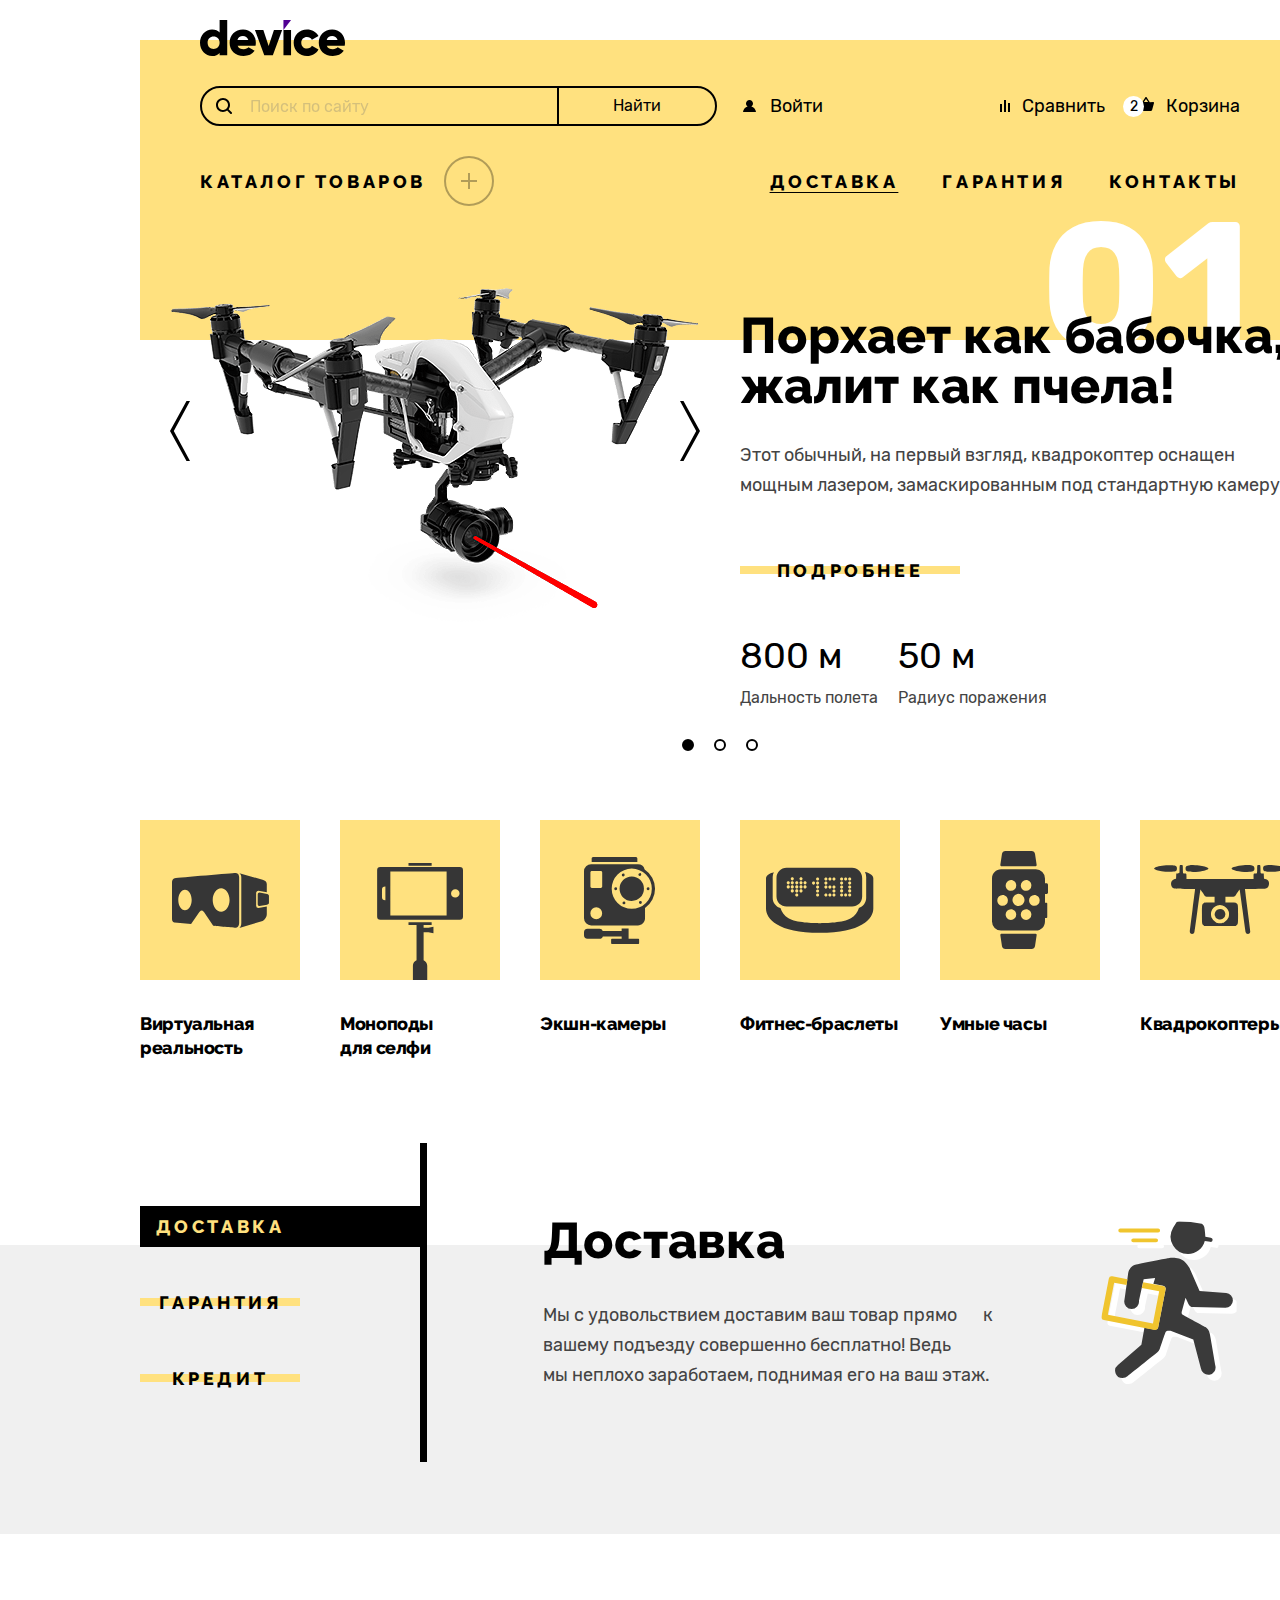
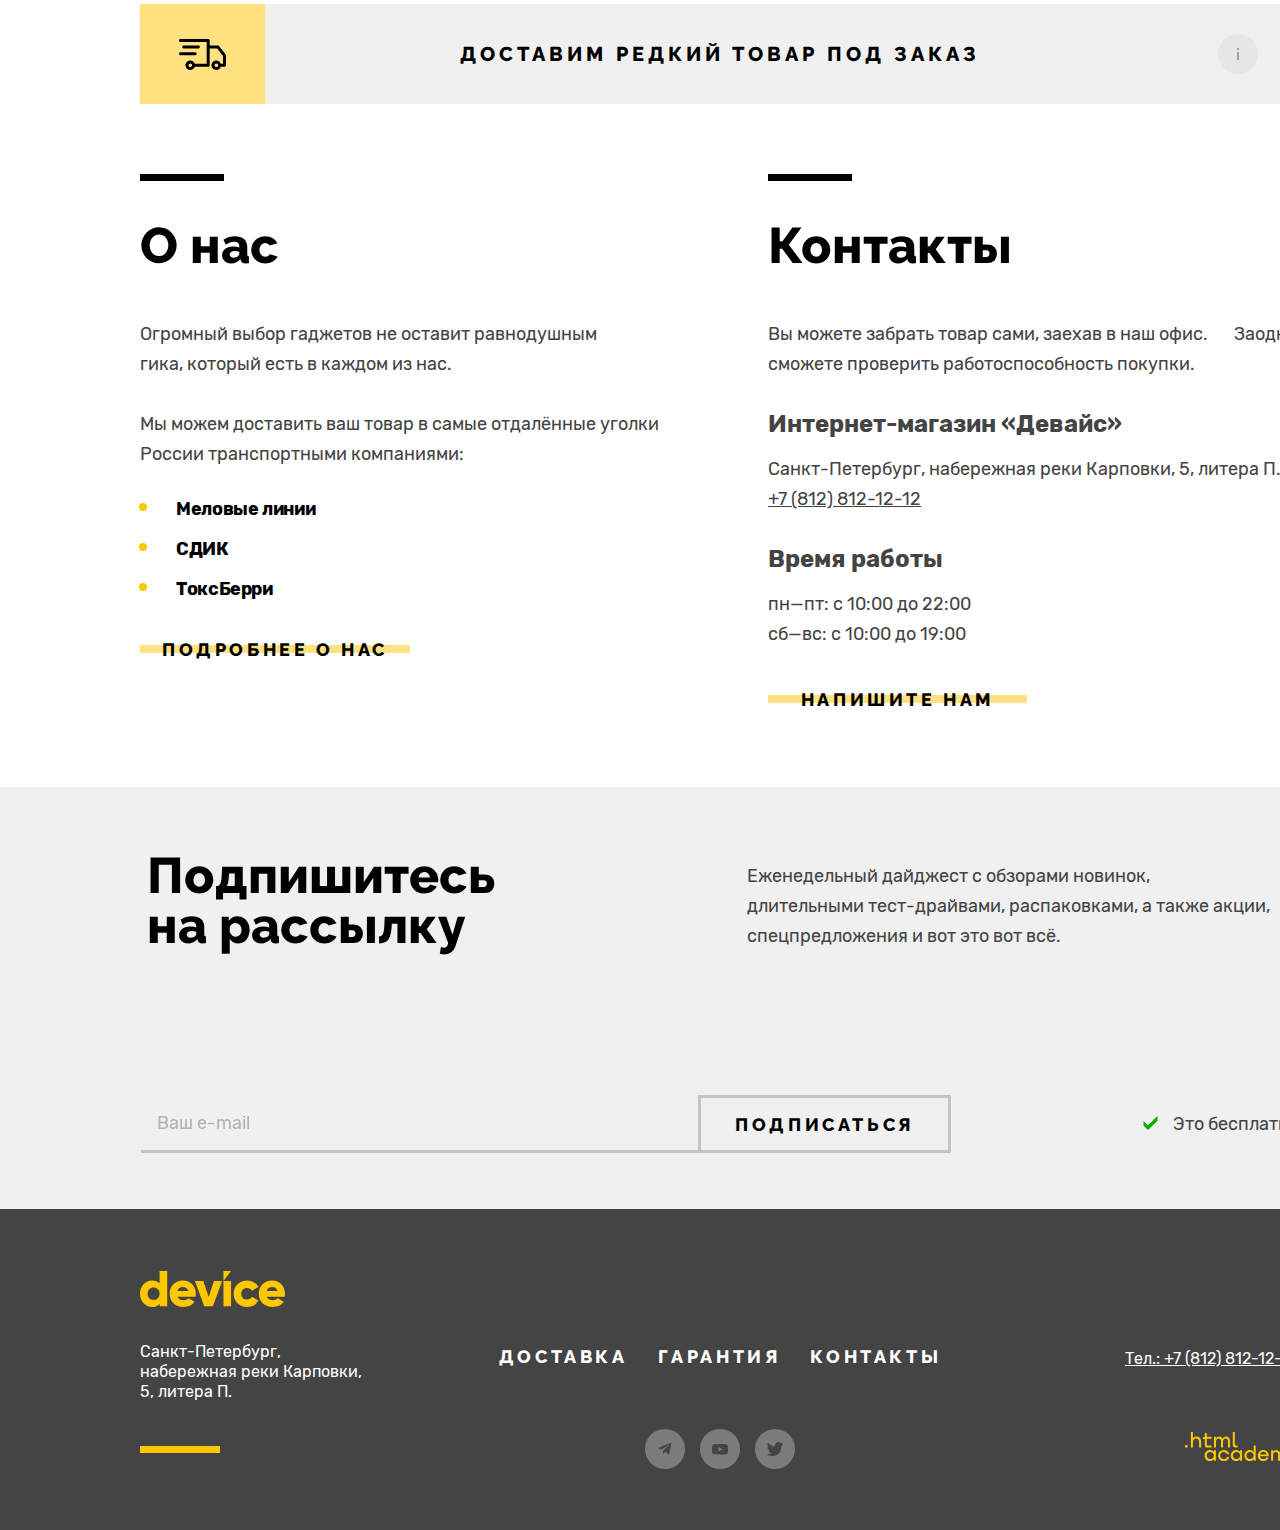
<file: index.html>
<!DOCTYPE html>
<html lang="ru">
  <head>
    <meta charset="utf-8">
    <title>HTML Academy: Девайс</title>
    <link rel="stylesheet" href="styles/styles.css">
    <link rel="icon" href="favicon.ico">
    <link rel="icon" type="image/png" href="favicon.png">
  </head>

  <body>

    <!--Хедер-->

    <header class="main-header main-header-index">
      <h1 class="visually-hidden">Магазин Device</h1>
      <a class="logo-link header-logo-link" href="index.html">
        <svg
          class="logo-svg"
          xmlns="http://www.w3.org/2000/svg"
          viewBox="0 0 145 36"
          width="145"
          height="36"
          role="img"
          aria-label="Магазин Device">
            <path fill="#000" d="M27.22 0v35.3h-7.6v-2.4c-1.7 1.9-4.1 3.1-7.51 3.1C5.5 36 0 30.2 0 22.7 0 15.2 5.5 9.4 12.1 9.4c3.41 0 5.91 1.2 7.51 3.1V0h7.6Zm-7.6 22.7c0-3.8-2.5-6.2-6.01-6.2-3.5 0-6 2.4-6 6.2 0 3.8 2.5 6.2 6 6.2 3.5-.1 6-2.4 6-6.2ZM43.73 29.2c2.1 0 3.8-.8 4.8-1.9l6.1 3.5c-2.5 3.4-6.2 5.2-11 5.2-8.6 0-14.01-5.8-14.01-13.3 0-7.5 5.4-13.3 13.4-13.3 7.41 0 12.82 5.7 12.82 13.3 0 1.1-.1 2.1-.3 3H37.63c1 2.6 3.3 3.5 6.1 3.5Zm4.6-9.1c-.8-2.9-3.1-4-5.4-4-2.9 0-4.8 1.4-5.5 4h10.9ZM82.16 10.1l-9.31 25.2h-8.6l-9.31-25.2h8.4l5.3 16 5.31-16h8.2ZM83.46 10.1h7.6v25.2h-7.6V10.1ZM93.67 22.7c0-7.5 5.7-13.3 13.4-13.3 4.9 0 9.21 2.6 11.41 6.5l-6.6 3.8c-.9-1.8-2.7-2.8-4.9-2.8-3.3 0-5.71 2.4-5.71 5.8 0 3.5 2.4 5.8 5.7 5.8 2.2 0 4.1-1.1 4.9-2.8l6.61 3.8c-2.1 3.9-6.4 6.5-11.4 6.5-7.71 0-13.41-5.8-13.41-13.3ZM132.9 29.2c2.1 0 3.8-.8 4.8-1.9l6.1 3.5c-2.5 3.4-6.2 5.2-11 5.2-8.61 0-14.02-5.8-14.02-13.3 0-7.5 5.5-13.3 13.41-13.3 7.4 0 12.81 5.7 12.81 13.3 0 1.1-.1 2.1-.3 3h-17.91c1 2.6 3.3 3.5 6.1 3.5Zm4.7-9.1c-.8-2.9-3.1-4-5.4-4-2.91 0-4.81 1.4-5.51 4h10.9Z"/>
            <path fill="#510094" d="M83.46 0v10.1L91.06 0h-7.6Z"/>
        </svg>
      </a>

      <nav class="navigation">
        <div class="navigation-user">
          <form class="search-form" action="catalog.html" method="post">
            <label class="search-form-label" for="search-name">
              <span class="visually-hidden">
                Поиск
              </span>
              <input class="search-field" type="search" name="search" id="search-name" placeholder="Поиск по сайту" required>
            </label>
            <button class="search-button" type="submit">Найти</button>
          </form>

          <ul class="header-login-list">
            <li class="header-login-item header-navigation">
              <a class="header-login-link" href="#">Войти</a>
            </li>
          </ul>

          <ul class="navigation-list">
            <li class="navigation-item header-navigation">
              <a class="navigation-link navigation-link-compare" href="#">Сравнить</a>
            </li>
            <li class="navigation-item header-navigation">
              <a class="navigation-link navigation-link-card" href="#">
                <span class="card-counter">2</span>
                Корзина
              </a>

              <!--Корзина-->

              <div class="basket basket-open">
                <h2 class="visually-hidden">Корзина</h2>
                <ul class="basket-list">
                  <li class="basket-item">
                    <a class="basket-item-link" href="#">
                      <img class="basket-item-img" src="images/products/product-1.jpg" width="39" height="43" alt="Любительская селфи-палка">
                      <p class="basket-item-name">Любительская селфи-палка</p>
                    </a>
                    <button class="basket-esc-button" type="button"><span class="visually-hidden">Закрыть</span></button>
                  </li>
                  <li class="basket-item">
                    <a class="basket-item-link" href="#">
                      <img class="basket-item-img" src="images/products/product-2.jpg" width="39" height="43" alt="Профессиональная селфи-палка">
                      <p class="basket-item-name">Профессиональная селфи-палка</p>
                    </a>
                    <button class="basket-esc-button" type="button"><span class="visually-hidden">Закрыть</span></button>
                  </li>
                </ul>
                <div class="basket-item-counter-price">
                  <span class="basket-item-counter">Товаров: 2</span>
                  <span class="basket-item-price">Сумма: 2000 ₽</span>
                </div>
                <button class="basket-open-button" type="button">Открыть корзину</button>
              </div>
            </li>
          </ul>
        </div>

        <ul class="navigation-bottom">
          <li class="navigation-bottom-item">
            <a class="navigation-bottom-item-link navigation-bottom-catalog" href="#">Каталог товаров</a>
            <ul class="header-subcatalog-list">
              <li class="header-subcatalog--item">
                <ul class="header-subcatalog">
                  <li class="header-subcatalog-item">
                    <a class="header-subcatalog-link" href="#">Виртуальная реальность</a>
                  </li>
                  <li class="header-subcatalog-item">
                    <a class="header-subcatalog-link" href="#">Моноподы для селфи</a>
                  </li>
                  <li class="header-subcatalog-item">
                    <a class="header-subcatalog-link" href="#">Экшн-камеры</a>
                  </li>
                </ul>
              </li>
              <li class="header-subcatalog--item">
                <ul class="header-subcatalog">
                  <li class="header-subcatalog-item">
                    <a class="header-subcatalog-link" href="#">Фитнес-браслеты</a>
                  </li>
                  <li class="header-subcatalog-item">
                    <a class="header-subcatalog-link" href="#">Умные часы</a>
                  </li>
                </ul>
              </li>
              <li class="header-subcatalog--item">
                <ul class="header-subcatalog">
                  <li class="header-subcatalog-item">
                    <a class="header-subcatalog-link" href="#">Квадрокоптеры</a>
                  </li>

                </ul>
              </li>
            </ul>
          </li>
          <li class="navigation-bottom-item">
            <ul class="navigation-bottom-end">
              <li class="navigation-bottom-item-end">
                <a class="navigation-bottom-item-link navigation-bottom-item-link-active" href="#">Доставка</a>
              </li>
              <li class="navigation-bottom-item-end">
                <a class="navigation-bottom-item-link" href="#">Гарантия</a>
              </li>
              <li class="navigation-bottom-item-end">
                <a class="navigation-bottom-item-link" href="#">Контакты</a>
              </li>
            </ul>
          </li>

        </ul>
      </nav>
    </header>

    <main class="main-index">

      <!--Слайдер-->

      <section class="product-slider">
        <h2 class="visually-hidden">Устройства</h2>

        <ul class="slider-pagination-list">
          <li class="slider-pagination-item">
            <button class="slider-pagination-item-link slider-pagination-item-link-active" type="button">
              <span class="visually-hidden">Первый товар</span>
            </button>
          </li>
          <li class="slider-pagination-item">
            <button class="slider-pagination-item-link" type="button">
              <span class="visually-hidden">Второй товар</span>
            </button>
          </li>
          <li class="slider-pagination-item">
            <button class="slider-pagination-item-link" type="button">
              <span class="visually-hidden">Третий товар</span>
            </button>
          </li>
        </ul>

        <div class="product-one">
          <div class="product-wrapper">
            <button class="product-prev slider-arrow" type="button"><span class="visually-hidden">Предыдущий товар</span></button>
            <img class="product-image" src="images/slider/slider-1.png" width="560" height="560" alt="Квадрокоптер">
            <button class="product-next slider-arrow" type="button"><span class="visually-hidden">Следующий товар</span></button>
          </div>

          <div class="description-wrapper">
            <span class="product-number">01</span>
            <h3 class="product-title">Порхает как бабочка,
              жалит как пчела!</h3>
            <p class="product-description">Этот обычный, на первый взгляд, квадрокоптер оснащен мощным лазером, замаскированным под стандартную камеру.</p>
            <a class="button properties-button" href="#">Подробнее</a>
            <ul class="properties-list">
              <li class="properties-item">
                <span class="properties">800 м</span>
                <span class="properties-description">Дальность полета</span>
              </li>
              <li class="properties-item">
                <span class="properties">50 м</span>
                <span class="properties-description">Радиус поражения</span>
              </li>
            </ul>
          </div>
        </div>

        <div class="product-two visually-hidden">
          <div class="product-wrapper">
            <button class="product-prev slider-arrow" type="button"><span class="visually-hidden">Предыдущий товар</span></button>
            <img class="product-image" src="images/slider/slider-2.png" width="560" height="560" alt="Фитнес брааслет">
            <button class="product-next slider-arrow" type="button"><span class="visually-hidden">Следующий товар</span></button>
          </div>

          <div class="description-wrapper">
            <span class="product-number">02</span>
            <h3 class="product-title">Худеем правильно!</h3>
            <p class="product-description">Мотивирующие фитнес-браслеты помогут найти в себе силы не пропускать занятия и соблюдать диету.</p>
            <a class="button properties-button" href="#">Подробнее</a>
            <ul class="properties-list">
              <li class="properties-item">
                <span class="properties">48 часов</span>
                <span class="properties-description">Без подзарядки</span>
              </li>
            </ul>
          </div>
        </div>

        <div class="product-three visually-hidden">
          <div class="product-wrapper">
            <button class="product-prev slider-arrow" type="button"><span class="visually-hidden">Предыдущий товар</span></button>
            <img class="product-image" src="images/slider/slider-3.png" width="560" height="560" alt="Селфи-палка">
            <button class="product-next slider-arrow" type="button"><span class="visually-hidden">Следующий товар</span></button>
          </div>

          <div class="description-wrapper">
            <span class="product-number">03</span>
            <h3 class="product-title">Делай селфи, как Бен Стиллер! </h3>
            <p class="product-description">Самая длинная палка для селфи доступна в нашем магазине. Восемь (Восемь, Карл!) метров длиной и весом всего 5 кг.</p>
            <a class="button properties-button" href="#">Подробнее</a>
            <ul class="properties-list">
              <li class="properties-item">
                <span class="properties">8,5 м</span>
                <span class="properties-description">Длина палки</span>
              </li>
              <li class="properties-item">
                <span class="properties">5 кг</span>
                <span class="properties-description">Вес палки</span>
              </li>
              <li class="properties-item">
                <span class="properties">Карбон</span>
                <span class="properties-description">Материал</span>
              </li>
            </ul>
          </div>
        </div>
      </section>

      <!--Категории товаров-->

      <section class="category">
        <h2 class="visually-hidden">Категории товаров</h2>

        <ul class="category-list">
          <li class="category-item">
            <a class="category-item-link category-item-link-glasses" href="catalog.html">
              <h3 class="category-item-description">Виртуальная реальность</h3>
            </a>
          </li>
          <li class="category-item">
            <a class="category-item-link category-item-link-monopod" href="catalog.html">
              <h3 class="category-item-description">Моноподы &emsp;&emsp; для селфи</h3>
            </a>
          </li>
          <li class="category-item">
            <a class="category-item-link category-item-link-camera" href="catalog.html">
              <h3 class="category-item-description">Экшн-камеры</h3>
            </a>
          </li>
          <li class="category-item">
            <a class="category-item-link category-item-link-fitness" href="catalog.html">
              <h3 class="category-item-description">Фитнес-браслеты</h3>
           </a>
          </li>
          <li class="category-item">
            <a class="category-item-link category-item-link-watch" href="catalog.html">
              <h3 class="category-item-description">Умные часы</h3>
            </a>
          </li>
          <li class="category-item">
            <a class="category-item-link category-item-link-quadrocopter" href="catalog.html">
              <h3 class="category-item-description">Квадрокоптеры</h3>
            </a>
          </li>
        </ul>

      </section>

      <!--Сервисы-->

      <section class="services-slider">
        <h2 class="visually-hidden">Услуги</h2>

        <div class="services-button-wrapper">
          <ul class="services-button-list">
            <li class="services-button-item services-button-item-active">
              <button class="button services-button services-button-active" type="button">Доставка</button>
            </li>
            <li class="services-button-item">
              <button class="button services-button" type="button">Гарантия</button>
            </li>
            <li class="services-button-item">
              <button class="button services-button" type="button">Кредит</button>
            </li>
          </ul>
        </div>

        <div class="services-text">

          <div class="services-delivery-wrapper">
            <h3 class="services-title">Доставка</h3>
            <p class="services-description">Мы с удовольствием доставим ваш товар прямо &emsp;
              к вашему подъезду совершенно бесплатно! Ведь &emsp;
              мы неплохо заработаем, поднимая его на ваш этаж.</p>
          </div>

          <div class="services-garanty-wrapper visually-hidden">
            <h3 class="services-title">Гарантия</h3>
              <p class="services-description">Если из-за возгорания купленного у нас товара у вас
              сгорит дом — не переживайте, мы выдадим вам новый.
              Товар, не дом, конечно же.</p>
          </div>

          <div class="services-credit-wrapper visually-hidden">
            <h3 class="services-title">Кредит</h3>
            <p class="services-description">Залезть в долговую яму стало проще! Кредитные
              консультанты подберут для вас наиболее выгодные
              условия кредита. Выгодные для банка, разумеется.</p>
          </div>
        </div>
      </section>

      <!--Доставка-->

      <section class="delivery">
        <h2 class="visually-hidden">Доставка</h2>
        <a class="delivery-popup-link" href="#">Доставим редкий товар под заказ</a>
      </section>

      <div class="about-us-contacts-wrapper">

        <!--О нас-->

        <section class="about-us">
          <h2 class="about-us-title">О нас</h2>
          <p class="about-us-text">Огромный выбор гаджетов не оставит равнодушным &emsp;
            гика, который есть в каждом из нас.</p>
          <p class="about-us-text">Мы можем доставить ваш товар в самые отдалённые уголки России транспортными компаниями:</p>

          <ul class="delivery-company-list">
            <li class="delivery-company-item">Меловые линии</li>
            <li class="delivery-company-item">СДИК</li>
            <li class="delivery-company-item">ТоксБерри</li>
          </ul>

          <a class="button about-us-button" href="#">Подробнее о нас</a>
        </section>

        <!--Контакты-->

        <section class="contacts">
          <h2 class="contacts-title">Контакты</h2>
          <p class="contacts-text">Вы можете забрать товар сами, заехав в наш офис. &emsp;
            Заодно сможете проверить работоспособность покупки.</p>

          <h3 class="contacts-adress">Интернет-магазин «Девайс»</h3>
          <address class="contacts-address-address">
            <p class="contacts-adress-text">Санкт-Петербург, набережная реки Карповки, 5, литера П.</p>
            <a class="contacts-phone" href="tel:+78128121212">+7 (812) 812-12-12</a>
          </address>

          <h3 class="contacts-schedule">Время работы</h3>
          <ul class="contacts-schedule-list">
            <li class="contacts-schedule-item">пн—пт: с 10:00 до 22:00</li>
            <li class="contacts-schedule-item">сб—вс: с 10:00 до 19:00</li>
          </ul>

          <a class="button contacts-button" href="#">Напишите нам</a>
        </section>
      </div>

      <!--Подписка-->

      <section class="subscribe">
        <div class="distribution-wrapper">
          <h2 class="subscribe-title">Подпишитесь <br>
            на рассылку</h2>
          <p class="subscribe-text">Еженедельный дайджест с обзорами новинок, &emsp;&emsp;
            длительными тест-драйвами, распаковками, а также акции, спецпредложения и вот это вот всё.</p>
        </div>

        <div class="subscribe-wrapper">
          <form class="subscribe-form" action="https://echo.htmlacademy.ru/" method="post">
            <label class="subscribe-form-label" for="subscribe-name">
              <span class="visually-hidden">
                Подписка
              </span>
            </label>
            <input class="subscribe-field" type="email" name="subscribe" id="subscribe-name" placeholder="Ваш e-mail" required>
            <button class="button subscribe-button" type="submit">Подписаться</button>
          </form>
          <span class="subscribe-free">Это бесплатно</span>
        </div>
      </section>
    </main>

    <!--Футер-->

    <footer class="main-footer">
      <h2 class="visually-hidden">Магазин Device</h2>
      <div class="footer-wrapper">
        <div class="footer-logo-address-line">
          <a class="logo-link footer-logo-link" href="index.html">
            <svg
            class="logo-svg"
            xmlns="http://www.w3.org/2000/svg"
            viewBox="0 0 145 36"
            width="145"
            height="36"
            role="img"
            aria-label="Магазин Device">
              <path fill="#FFC700" d="M27.22 0v35.3h-7.6v-2.4c-1.7 1.9-4.1 3.1-7.51 3.1C5.5 36 0 30.2 0 22.7 0 15.2 5.5 9.4 12.1 9.4c3.41 0 5.91 1.2 7.51 3.1V0h7.6Zm-7.6 22.7c0-3.8-2.5-6.2-6.01-6.2-3.5 0-6 2.4-6 6.2 0 3.8 2.5 6.2 6 6.2 3.5-.1 6-2.4 6-6.2ZM43.73 29.2c2.1 0 3.8-.8 4.8-1.9l6.1 3.5c-2.5 3.4-6.2 5.2-11 5.2-8.6 0-14.01-5.8-14.01-13.3 0-7.5 5.4-13.3 13.4-13.3 7.41 0 12.82 5.7 12.82 13.3 0 1.1-.1 2.1-.3 3H37.63c1 2.6 3.3 3.5 6.1 3.5Zm4.6-9.1c-.8-2.9-3.1-4-5.4-4-2.9 0-4.8 1.4-5.5 4h10.9ZM82.16 10.1l-9.31 25.2h-8.6l-9.31-25.2h8.4l5.3 16 5.31-16h8.2ZM83.46 10.1h7.6v25.2h-7.6V10.1ZM93.67 22.7c0-7.5 5.7-13.3 13.4-13.3 4.9 0 9.21 2.6 11.41 6.5l-6.6 3.8c-.9-1.8-2.7-2.8-4.9-2.8-3.3 0-5.71 2.4-5.71 5.8 0 3.5 2.4 5.8 5.7 5.8 2.2 0 4.1-1.1 4.9-2.8l6.61 3.8c-2.1 3.9-6.4 6.5-11.4 6.5-7.71 0-13.41-5.8-13.41-13.3ZM132.9 29.2c2.1 0 3.8-.8 4.8-1.9l6.1 3.5c-2.5 3.4-6.2 5.2-11 5.2-8.61 0-14.02-5.8-14.02-13.3 0-7.5 5.5-13.3 13.41-13.3 7.4 0 12.81 5.7 12.81 13.3 0 1.1-.1 2.1-.3 3h-17.91c1 2.6 3.3 3.5 6.1 3.5Zm4.7-9.1c-.8-2.9-3.1-4-5.4-4-2.91 0-4.81 1.4-5.51 4h10.9Z"/>
              <path fill="#FFC700" d="M83.46 0v10.1L91.06 0h-7.6Z"/>
            </svg>
          </a>

          <section class="footer-address">
            <h2 class="visually-hidden">Адрес</h2>
            <address class="footer-address-address">
              <p class="footer-address-text">Санкт-Петербург, набережная
                реки Карповки, 5, литера П.</p>
            </address>
          </section>
        </div>

        <div class="footer-menu-social">
          <section class="footer-menu">
            <h2 class="visually-hidden">Сервисы</h2>
            <ul class="footer-menu-list">
              <li class="footer-menu-item">
                <a class="footer-menu-link" href="#">Доставка</a>
              </li>
              <li class="footer-menu-item">
                <a class="footer-menu-link" href="#">Гарантия</a>
              </li>
              <li class="footer-menu-item">
                <a class="footer-menu-link" href="#">Контакты</a>
              </li>
            </ul>
          </section>

          <section class="footer-social">
            <h2 class="visually-hidden">Социальные сети</h2>

            <ul class="footer-social-list">
              <li class="footer-social-item">
                <a class="social-button telegram" href="https://t.me/htmlacademy">
                  <span class="visually-hidden">Telegram</span>
                </a>
              </li>
              <li class="footer-social-item">
                <a class="social-button youtube" href="https://www.youtube.com/user/htmlacademyru">
                  <span class="visually-hidden">YouTube</span>
                </a>
              </li>
              <li class="footer-social-item">
                <a class="social-button twitter" href="https://twitter.com/htmlacademy_ru">
                  <span class="visually-hidden">Twitter</span>
                </a>
              </li>
            </ul>
          </section>
        </div>

        <div class="footer-phone-academy-link">
          <section class="footer-phone">
            <h2 class="visually-hidden">Телефон</h2>
            <address class="footer-address-phone">
              <a class="footer-phone" href="tel:+78128121212">Тел.: +7 (812) 812-12-12</a>
            </address>
          </section>
          <a class="footer-academy-link" href="https://htmlacademy.ru/">
            <svg
            class="footer-academy-svg"
            xmlns="http://www.w3.org/2000/svg"
            viewBox="0 0 115 33"
            width="115"
            height="33"
            role="img"
            aria-label="Логотип разработчика htmlacademy">
              <path class="footer-academy-svg-color" fill="#FFC700" d="M0 12.9v2.6h2.5v-2.6H0ZM11.6 4.5c-1.6 0-2.8.7-3.6 1.7h-.1V0h-2v15.5h2v-5.3c0-2.1 1.3-3.6 3.3-3.6 1.8 0 2.9 1.4 2.9 3.2v5.7h2V9.4c.1-3-1.8-4.9-4.5-4.9ZM26.6 4.8h-4.8V1.1h-2v3.8h-1.9v2h1.9v6c0 1.7 1 2.7 2.7 2.7h4.1v-2h-3.7c-.7 0-1.1-.4-1.1-1.1V6.8h4.8v-2ZM41.1 4.6c-1.6 0-2.9.8-3.5 2.1h-.1c-.6-1.2-1.8-2.1-3.4-2.1-1.4 0-2.5.8-3.1 1.8h-.1V4.8H29v10.6h2V10c0-2 1-3.5 2.6-3.5 1.5 0 2.4 1 2.4 2.6v6.3h2V9.8c0-2.4 1.4-3.3 2.6-3.3 1.5 0 2.4 1 2.4 2.6v6.3h2V8.9c.1-2.5-1.4-4.3-3.9-4.3ZM47.8 12.7c0 1.7 1 2.7 2.8 2.7h2v-2h-1.7c-.7 0-1.1-.4-1.1-1.1V0h-2v12.7ZM28.9 19.7c-.9-1.1-2.2-1.8-3.9-1.8-3.1 0-5.4 2.3-5.4 5.6s2.3 5.6 5.4 5.6c1.8 0 3-.8 3.8-1.9h.1v1.6h2V18.2h-2v1.5Zm-3.6 7.4c-2.2 0-3.6-1.6-3.6-3.6s1.4-3.6 3.6-3.6 3.6 1.6 3.6 3.6c0 1.9-1.4 3.6-3.6 3.6ZM44.2 22c-.5-2.4-2.6-4.1-5.4-4.1a5.4 5.4 0 0 0-5.6 5.6c0 3.1 2.2 5.6 5.6 5.6 2.8 0 4.9-1.8 5.4-4.2h-2.1a3.4 3.4 0 0 1-3.3 2.3c-2.2 0-3.6-1.6-3.6-3.6s1.4-3.6 3.6-3.6c1.6 0 2.8 1 3.3 2.2h2.1V22ZM55.1 19.7c-.9-1.1-2.2-1.8-3.9-1.8-3.1 0-5.4 2.3-5.4 5.6s2.3 5.6 5.4 5.6c1.8 0 3-.8 3.8-1.9h.1v1.6h2V18.2h-2v1.5Zm-3.6 7.4c-2.2 0-3.6-1.6-3.6-3.6s1.4-3.6 3.6-3.6 3.6 1.6 3.6 3.6c0 1.9-1.5 3.6-3.6 3.6ZM68.7 19.8c-.9-1.1-2.2-1.9-3.9-1.9-3.1 0-5.4 2.3-5.4 5.6s2.2 5.6 5.4 5.6c1.7 0 3-.8 3.8-1.8h.1v1.5h2V13.4h-2v6.4Zm-3.6 7.3c-2.2 0-3.6-1.6-3.6-3.6s1.4-3.6 3.6-3.6 3.6 1.6 3.6 3.6c-.1 2-1.5 3.6-3.6 3.6ZM78.3 17.9c-3.3 0-5.5 2.5-5.5 5.6 0 3 2.1 5.6 5.5 5.6 2.5 0 4.5-1.3 5.2-3.6h-2.1c-.5 1-1.6 1.6-3 1.6-1.9 0-3.3-1.3-3.4-2.9h8.8c.2-3.6-2-6.3-5.5-6.3Zm0 1.9c1.7 0 3 1 3.3 2.6h-6.5c.3-1.5 1.5-2.6 3.2-2.6ZM98.2 17.9c-1.6 0-2.9.8-3.6 2h-.1c-.6-1.2-1.8-2-3.4-2-1.4 0-2.5.7-3.1 1.8v-1.5h-1.9v10.6h2v-5.4c0-2 1-3.4 2.6-3.5 1.5 0 2.4 1 2.4 2.6v6.3h2v-5.6c0-2.4 1.4-3.3 2.6-3.3 1.5 0 2.4 1 2.4 2.6v6.3h2v-6.5c.1-2.6-1.4-4.4-3.9-4.4ZM109.4 27l-3.6-8.9h-2.2l4.8 11.6c-.3.9-.7 1.2-1.7 1.2h-2.5v2h2.5c1.8 0 2.8-.8 3.5-2.6l4.7-12.2h-2.1l-3.4 8.9Z"/>
            </svg>
          </a>
        </div>
      </div>
    </footer>

    <!--Модальное окно-->

    <div class="modal-container">

      <div class="modal-delivery">
        <div class="modal-delivery-header">
          <h2 class="modal-delivery-title">Доставка под заказ</h2>
          <button class="delivery-esc-button" type="button"><span class="visually-hidden">Закрыть</span></button>
        </div>

        <div class="delivery-name-email">
          <form class="delivery-form-header" action="https://echo.htmlacademy.ru/" method="post">
            <label class="delivery-label" for="name">Ваше имя:</label>
            <input class="delivery-input delivery-input-name" type="text" id="name" name="name" placeholder="Введите имя" minlength="3" required>
            <p class="delivery-signature">Добавьте имя</p>
          </form>
          <form class="delivery-form-header" action="https://echo.htmlacademy.ru/" method="post">
            <label class="delivery-label" for="e-mail">Ваш e-mail:</label>
            <input class="delivery-input delivery-input-email" type="email" id="e-mail" name="e-mail" placeholder="Введите e-mail" required>
            <p class="delivery-signature">Забавный у вас адрес</p>
          </form>
        </div>

        <div class="delivery-product">
          <form class="delivery-form-bottom" action="https://echo.htmlacademy.ru/" method="post">
            <label class="delivery-label" for="delivery--product">Что нужно привезти:</label>
            <input class="delivery-input" type="text" id="delivery--product" name="delivery--product" placeholder="В свободной форме" minlength="5" required>
          </form>
          <div class="product-counter-wrapper">
            <form class="delivery-form-counter" action="https://echo.htmlacademy.ru/" method="post">
              <span class="delivery-label-counter">
                <label class="delivery-label delivery-label-counter" for="product-counter">Количество:</label>
                  <span class="tooltip">
                    <button class="tooltip-button" type="button" aria-labelledby="tooltip-label-counter"></button>
                    <span class="tooltip-text" role="tooltip" id="tooltip-label-counter">Постараемся найти, сколько нужно. Привезём сколько получится по требованиям к провозу багажа.</span>
                  </span>
              </span>

              <div class="delivery-counter-bottom counter-error">
                <button class="delivery-counter-box delivery-counter-minus" type="button"><span class="visually-hidden">Минус один</span></button>
                <input class="delivery-counter-box delivery-counter" type="number" id="product-counter" value="1" min="1" required>
                <button class="delivery-counter-box delivery-counter-plus" type="button"><span class="visually-hidden">Плюс один</span></button>
              </div>
            </form>
          </div>
        </div>

        <button class="button delivery-button-submit" type="submit">Отправить</button>

      </div>
    </div>

  </body>
</html>
</file>
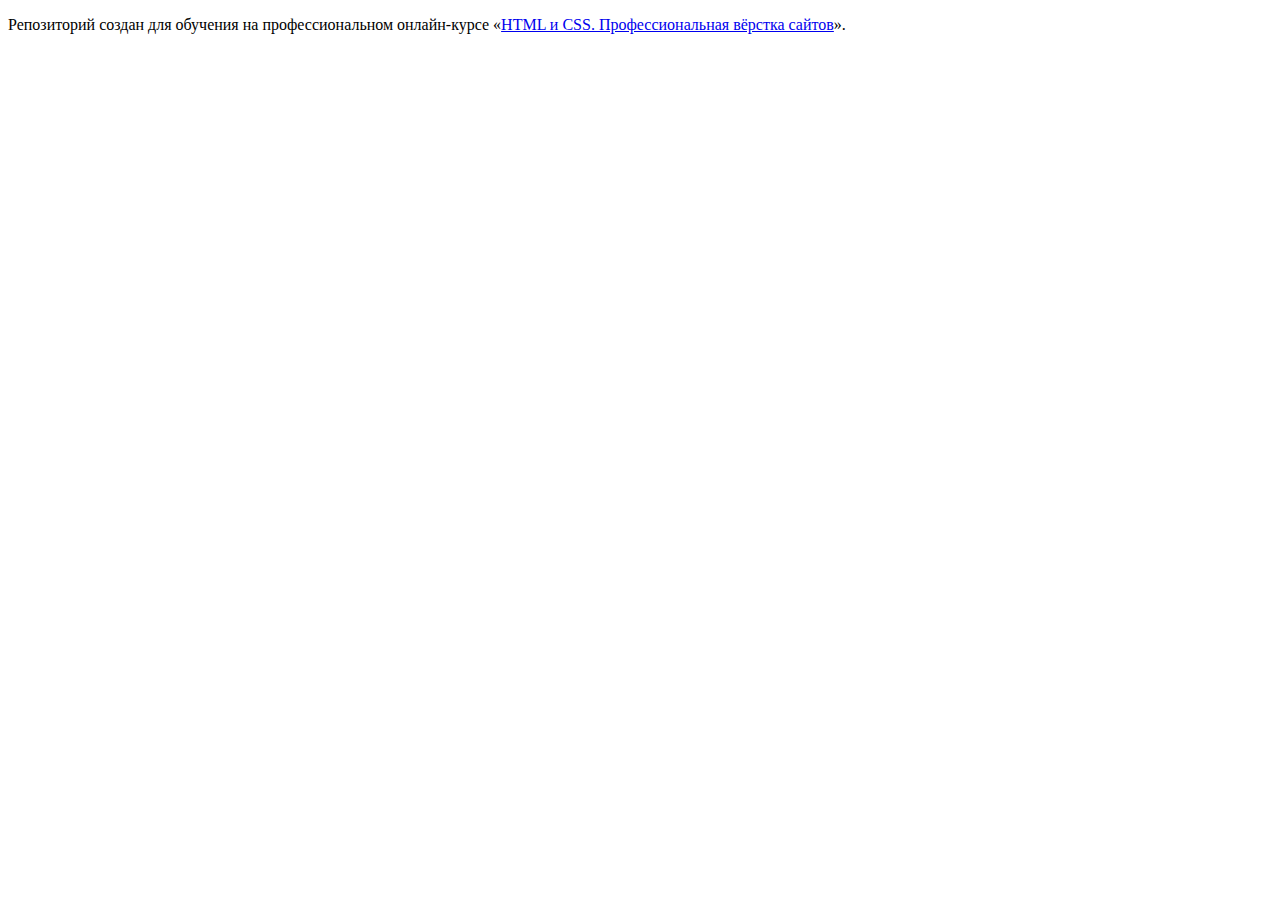
<file: 1/index.html>
<!DOCTYPE html>
<html lang="ru">
  <head>
    <meta charset="utf-8">
    <title>HTML Academy: Девайс</title>
    <base href="https://htmlacademy-htmlcss.github.io/2257983-device-36/1/">
</head>
  <body>

    <p>Репозиторий создан для обучения на профессиональном онлайн‑курсе «<a href="https://htmlacademy.ru/intensive/htmlcss">HTML и CSS. Профессиональная вёрстка сайтов</a>».</p>

  </body>
</html>
</file>
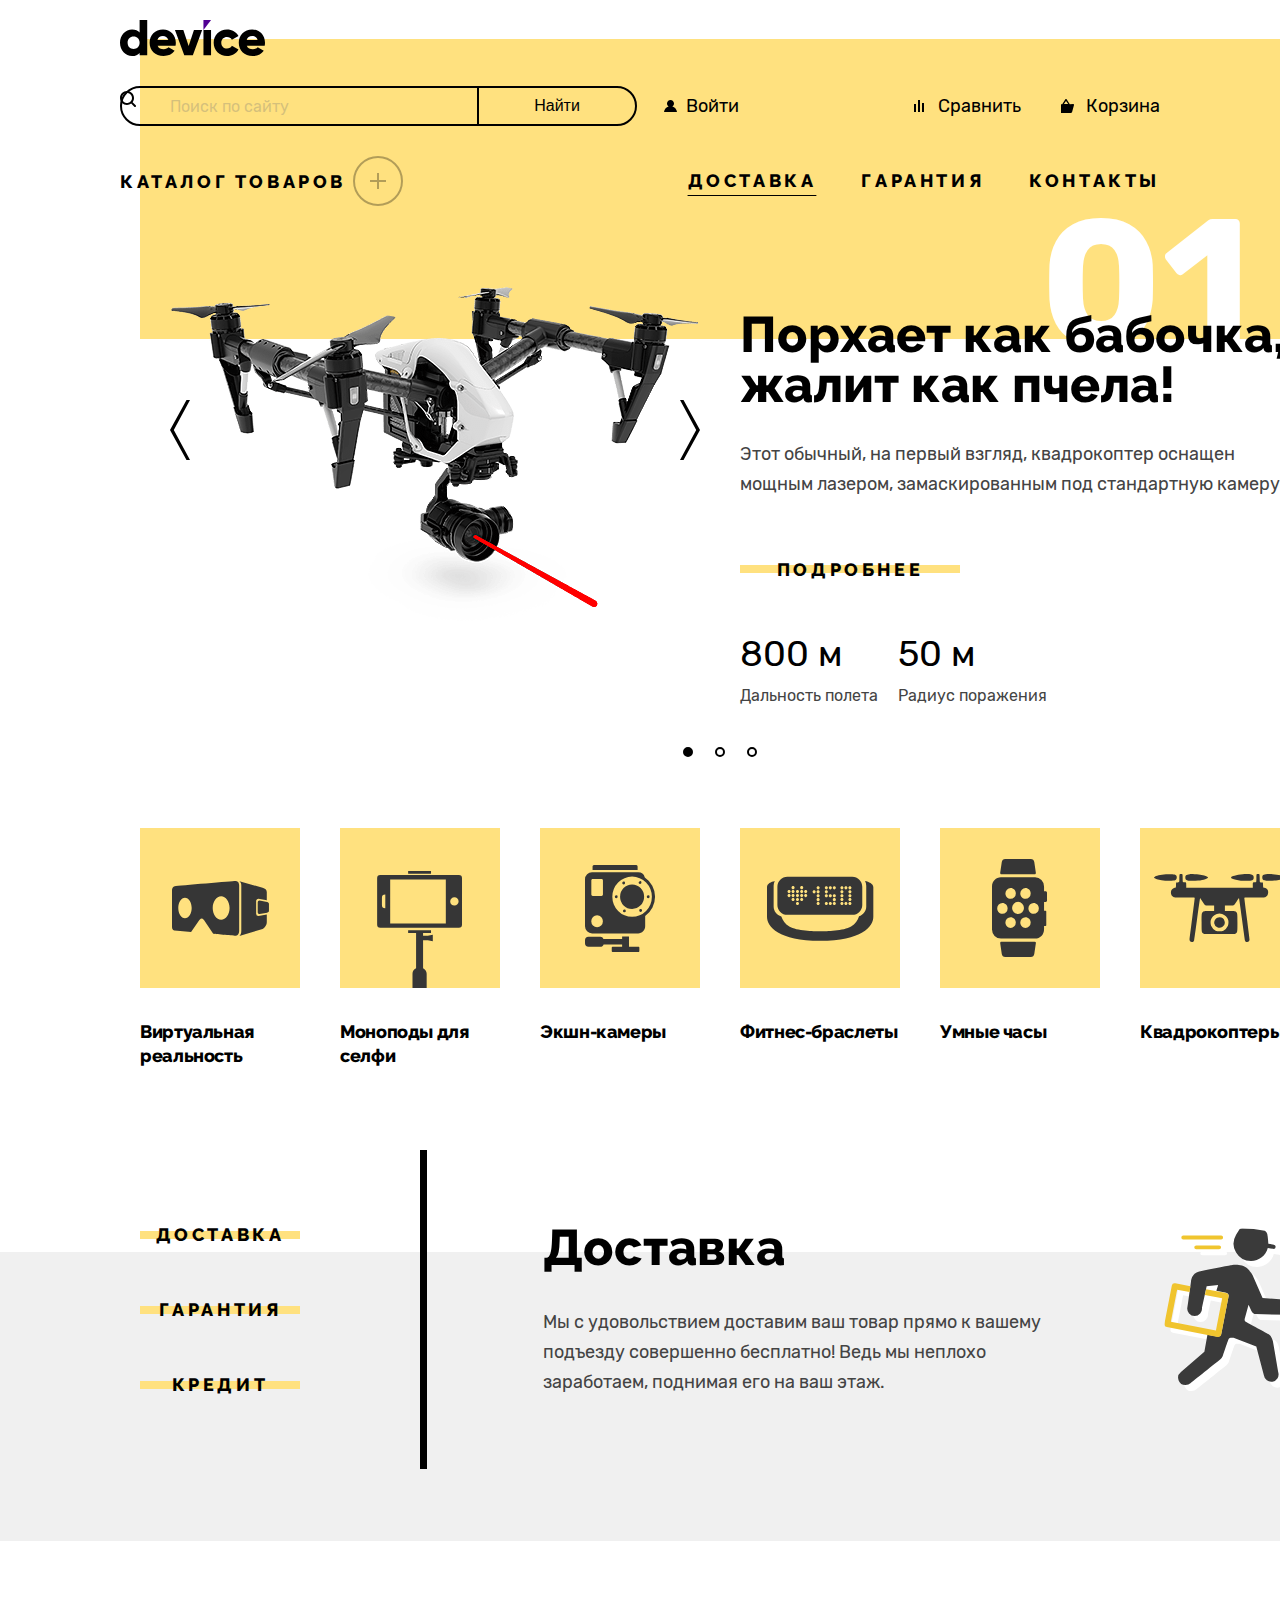
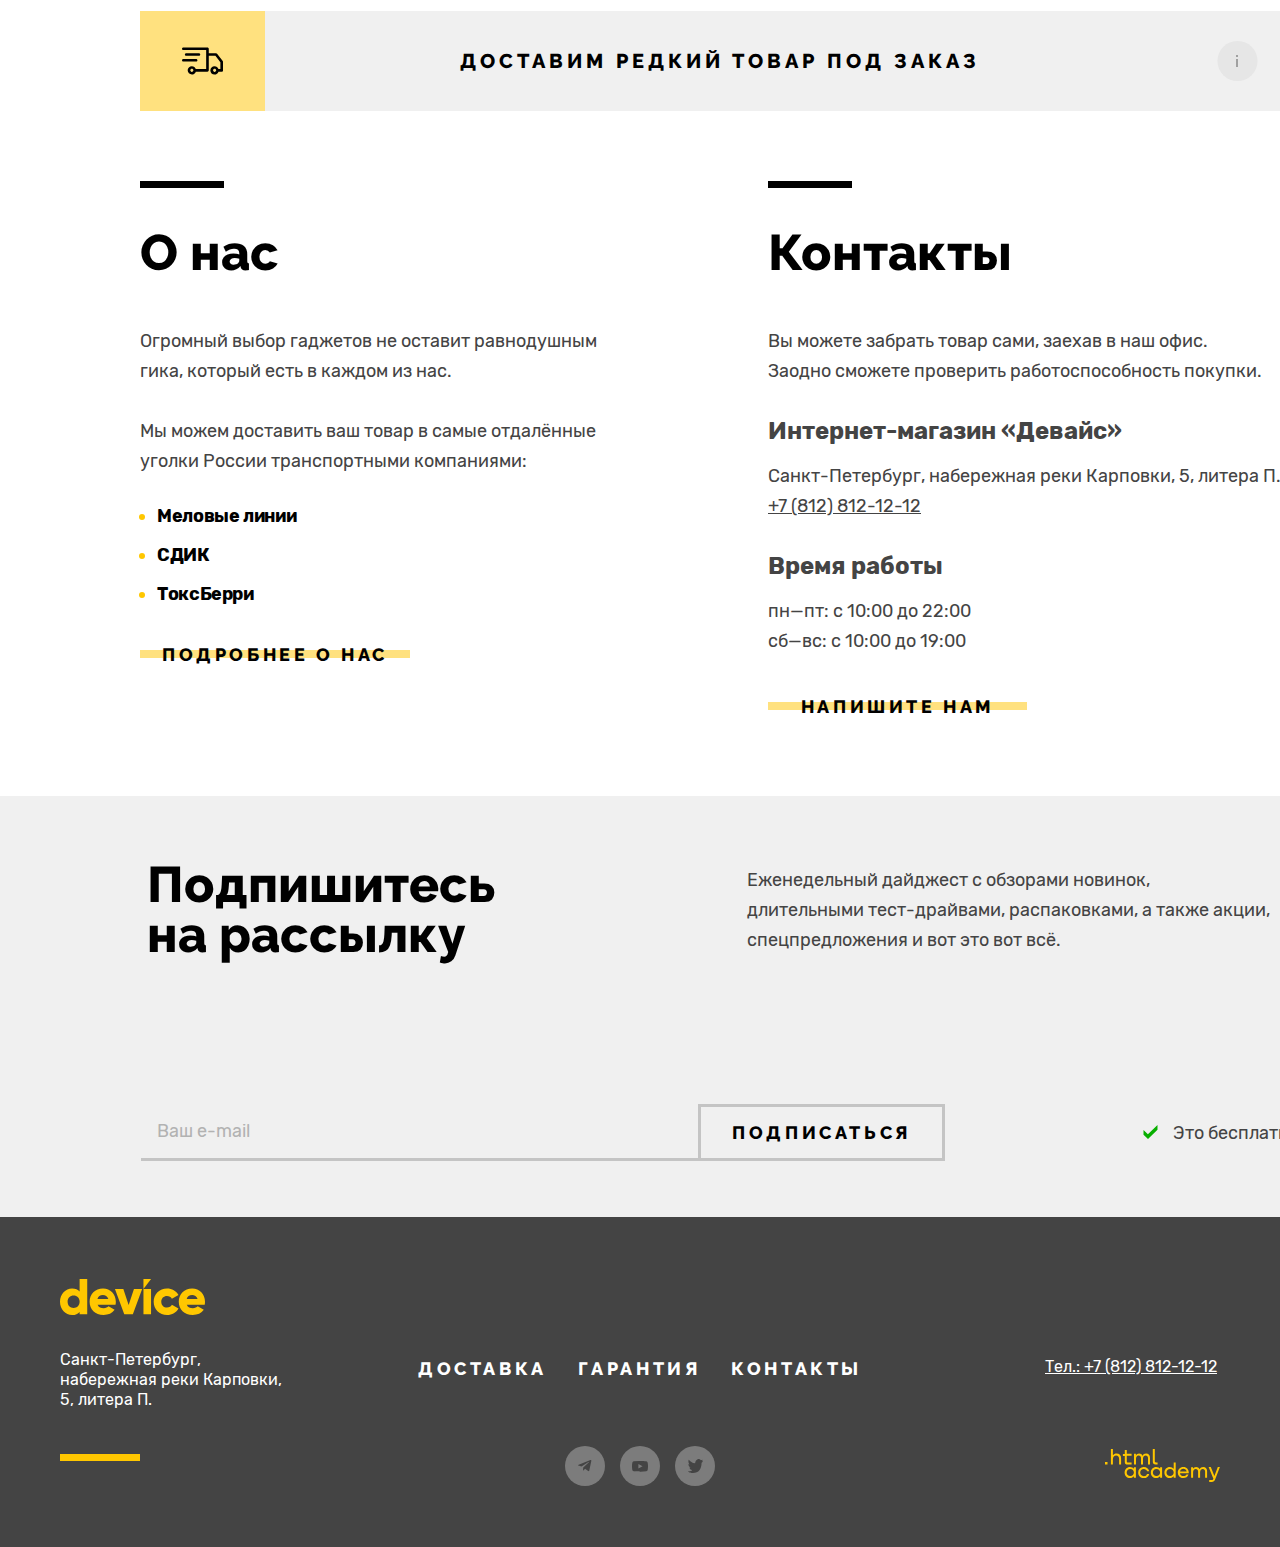
<file: 8/index.html>
<!DOCTYPE html>
<html lang="ru">
  <head>
    <meta charset="utf-8">
    <title>HTML Academy: Девайс</title>
    <link rel="stylesheet" href="styles/styles.css">
    <base href="https://htmlacademy-htmlcss.github.io/2257983-device-36/8/">
</head>

  <body>
    <header class="main-header">
      <h1 class="visually-hidden">Магазин Device</h1>
      <a class="header-logo-link" href="index.html">
        <svg
          class="logo-image header-logo"
          xmlns="http://www.w3.org/2000/svg"
          viewBox="0 0 145 36"
          width="145"
          height="36"
          role="img"
          aria-label="Магазин Device">
          <path fill="#000" d="M27.22 0v35.3h-7.6v-2.4c-1.7 1.9-4.1 3.1-7.51 3.1C5.5 36 0 30.2 0 22.7 0 15.2 5.5 9.4 12.1 9.4c3.41 0 5.91 1.2 7.51 3.1V0h7.6Zm-7.6 22.7c0-3.8-2.5-6.2-6.01-6.2-3.5 0-6 2.4-6 6.2 0 3.8 2.5 6.2 6 6.2 3.5-.1 6-2.4 6-6.2ZM43.73 29.2c2.1 0 3.8-.8 4.8-1.9l6.1 3.5c-2.5 3.4-6.2 5.2-11 5.2-8.6 0-14.01-5.8-14.01-13.3 0-7.5 5.4-13.3 13.4-13.3 7.41 0 12.82 5.7 12.82 13.3 0 1.1-.1 2.1-.3 3H37.63c1 2.6 3.3 3.5 6.1 3.5Zm4.6-9.1c-.8-2.9-3.1-4-5.4-4-2.9 0-4.8 1.4-5.5 4h10.9ZM82.16 10.1l-9.31 25.2h-8.6l-9.31-25.2h8.4l5.3 16 5.31-16h8.2ZM83.46 10.1h7.6v25.2h-7.6V10.1ZM93.67 22.7c0-7.5 5.7-13.3 13.4-13.3 4.9 0 9.21 2.6 11.41 6.5l-6.6 3.8c-.9-1.8-2.7-2.8-4.9-2.8-3.3 0-5.71 2.4-5.71 5.8 0 3.5 2.4 5.8 5.7 5.8 2.2 0 4.1-1.1 4.9-2.8l6.61 3.8c-2.1 3.9-6.4 6.5-11.4 6.5-7.71 0-13.41-5.8-13.41-13.3ZM132.9 29.2c2.1 0 3.8-.8 4.8-1.9l6.1 3.5c-2.5 3.4-6.2 5.2-11 5.2-8.61 0-14.02-5.8-14.02-13.3 0-7.5 5.5-13.3 13.41-13.3 7.4 0 12.81 5.7 12.81 13.3 0 1.1-.1 2.1-.3 3h-17.91c1 2.6 3.3 3.5 6.1 3.5Zm4.7-9.1c-.8-2.9-3.1-4-5.4-4-2.91 0-4.81 1.4-5.51 4h10.9Z"/>
          <path fill="#510094" d="M83.46 0v10.1L91.06 0h-7.6Z"/>
        </svg>
      </a>

      <nav class="navigation">
        <div class="navigation-user">
          <form class="search-form" action="catalog.html" method="post">
            <label class="search-form-label" for="search-name">
              <span class="visually-hidden">
                Поиск
              </span>
            </label>
            <input class="search-field" type="search" name="search" id="search-name" placeholder="Поиск по сайту">
            <button class="search-button" type="submit">Найти</button>
          </form>

          <ul class="header-login-list">
            <li class="header-login-item header-navigation">
              <a class="header-login-link" href="#">Войти</a>
            </li>
          </ul>

          <ul class="navigation-list">
            <li class="navigation-item header-navigation">
              <a class="navigation-link navigation-link-compare" href="#">Сравнить</a>
            </li>
            <li class="navigation-item header-navigation">
              <a class="navigation-link navigation-link-card" href="#">Корзина</a>
            </li>
          </ul>
        </div>

        <div class="navigation-catalog">
          <div class="catalog-menu">
            <h2 class="catalog">Каталог товаров</h2>
            <svg class="catalog-button" width="50" height="50" viewBox="0 0 50 50" fill="none">
              <circle cx="25" cy="25" r="24" stroke="#000" stroke-width="2" opacity=".3"/>
              <g clip-path="url(#a)" opacity=".3">
                <path fill="#000" d="M33 24h-7v-7h-2v7h-7v2h7v7h2v-7h7v-2Z"/>
              </g>
              <defs>
                <path fill="#red" d="M17 17h16v16H17z"/>
              </defs>
            </svg>

            <ul class="catalog-list">
              <li class="catalog-item">
                <a class="catalog-item-link" href="#">Виртуальная реальность</a>
              </li>
              <li class="catalog-item">
                <a class="catalog-item-link" href="#">Моноподы для селфи</a>
              </li>
              <li class="catalog-item">
                <a class="catalog-item-link" href="#">Экшн-камеры</a>
              </li>
              <li class="catalog-item">
                <a class="catalog-item-link" href="#">Фитнес-браслеты</a>
              </li>
              <li class="catalog-item">
                <a class="catalog-item-link" href="#">Умные часы</a>
              </li>
              <li class="catalog-item">
                <a class="catalog-item-link" href="#">Квадрокоптеры</a>
              </li>
            </ul>

          </div>

          <ul class="menu-list">
            <li class="menu-item">
              <a class="menu-item-link menu-item-link-active" href="#">Доставка</a>
            </li>
            <li class="menu-item">
              <a class="menu-item-link" href="#">Гарантия</a>
            </li>
            <li class="menu-item">
              <a class="menu-item-link" href="#">Контакты</a>
            </li>
          </ul>
        </div>
      </nav>
    </header>

    <main class="main-index">

      <section class="product-slider">
        <h2 class="visually-hidden">Устройства</h2>

        <ul class="slider-pagination-list">
          <li class="slider-pagination-item">
            <a class="slider-pagination-item-link" href="#">
              <svg class="slider-pagination-svg slider-pagination-svg-active" width="12" height="12" viewBox="0 0 12 12" fill="none">
                <circle cx="6" cy="6" r="4" stroke="#000" stroke-width="2"/>
              </svg>
            </a>
          </li>
          <li class="slider-pagination-item">
            <a class="slider-pagination-item-link" href="#">
              <svg class="slider-pagination-svg" width="12" height="12" viewBox="0 0 12 12" fill="none">
                <circle cx="6" cy="6" r="4" stroke="#000" stroke-width="2"/>
              </svg>
            </a>
          </li>
          <li class="slider-pagination-item">
            <a class="slider-pagination-item-link" href="#">
              <svg class="slider-pagination-svg" width="12" height="12" viewBox="0 0 12 12" fill="none">
                <circle cx="6" cy="6" r="4" stroke="#000" stroke-width="2"/>
              </svg>
            </a>
          </li>
        </ul>

        <div class="product-one">
          <div class="product-slider-background">
            <span class="product-number">01</span>
          </div>

          <div class="product-wrapper">
            <a class="product-prev" href="#">
              <svg class="arrow-slider arrow-prev" width="20" height="60" viewBox="0 0 20 60" fill="none">
                <path fill="#000" d="M0 0h3.5L20 30 3.5 60H0l16.2-30L0 0Z"/>
              </svg>
            </a>
            <img class="product-image" src="images/slider/slider-1.png" width="560" height="560" alt="Квадрокоптер">
            <a class="product-next" href="#">
              <svg class="arrow-slider arrow-next" width="20" height="60" viewBox="0 0 20 60" fill="none">
                <path fill="#000" d="M0 0h3.5L20 30 3.5 60H0l16.2-30L0 0Z"/>
              </svg>
            </a>
          </div>

          <div class="description-wrapper">
            <h3 class="product-title">Порхает как бабочка,
              жалит как пчела!</h3>
            <p class="product-description">Этот обычный, на первый взгляд, квадрокоптер оснащен
              мощным лазером, замаскированным под стандартную камеру.</p>
            <button class="button properties-button">Подробнее</button>
            <ul class="properties-list">
              <li class="properties-item">
                <span class="properties">800 м</span>
                <span class="properties-description">Дальность полета</span>
              </li>
              <li class="properties-item">
                <span class="properties">50 м</span>
                <span class="properties-description">Радиус поражения</span>
              </li>
            </ul>
          </div>
        </div>

<!--- Слайдер продуктов
        <div class="product-two">
          <div class="product-slider-background">
            <span class="product-number">02</span>
          </div>

          <div class="product-wrapper">
            <a class="product-prev" href="#">
              <svg class="arrow-slider arrow-prev" width="20" height="60" viewBox="0 0 20 60" fill="none">
                <path fill="#000" d="M0 0h3.5L20 30 3.5 60H0l16.2-30L0 0Z"/>
              </svg>
            </a>
            <img class="product-image" src="images/slider/slider-2.png" width="560" height="560" alt="Фитнес браслет">
            <a class="product-next" href="#">
              <svg class="arrow-slider arrow-next" width="20" height="60" viewBox="0 0 20 60" fill="none">
                <path fill="#000" d="M0 0h3.5L20 30 3.5 60H0l16.2-30L0 0Z"/>
              </svg>
            </a>
          </div>

          <div class="description-wrapper">
            <h3 class="product-title">Худеем
              правильно!</h3>
            <p class="product-description">Мотивирующие фитнес-браслеты помогут найти в себе силы <br>
              не пропускать занятия и соблюдать диету.</p>

            <button class="button properties-button">Подробнее</button>

            <ul class="properties-list">
              <li class="properties-item">
                <span class="properties">48 часов</span>
                <span class="properties-description">Без подзарядки</span>
              </li>
            </ul>
          </div>
        </div>


        <div class="product-three">
          <div class="product-slider-background">
            <span class="product-number">03</span>
          </div>
          <div class="product-wrapper">
            <a class="product-prev" href="#">
              <svg class="arrow-slider arrow-prev" width="20" height="60" viewBox="0 0 20 60" fill="none">
                <path fill="#000" d="M0 0h3.5L20 30 3.5 60H0l16.2-30L0 0Z"/>
              </svg>
            </a>
            <img class="product-image" src="images/slider/slider-3.png" width="560" height="560" alt="Палки для селфи">
            <a class="product-next" href="#">
              <svg class="arrow-slider arrow-next" width="20" height="60" viewBox="0 0 20 60" fill="none">
                <path fill="#000" d="M0 0h3.5L20 30 3.5 60H0l16.2-30L0 0Z"/>
              </svg>
            </a>
          </div>

          <div class="description-wrapper">
            <h3 class="product-title">Делай селфи, <br>
              как Бен Стиллер! </h3>
            <p class="product-description">Самая длинная палка для селфи доступна в нашем магазине. <br>
              Восемь (Восемь, Карл!) метров длиной и весом всего 5 кг.</p>

            <button class="button  properties-button">Подробнее</button>

            <ul class="properties-list">
              <li class="properties-item">
                <span class="properties">8,5 м</span>
                <span class="properties-description">Длина палки</span>
              </li>

              <li class="properties-item">
                <span class="properties">5 кг</span>
                <span class="properties-description">Вес палки</span>
              </li>

              <li class="properties-item">
                <span class="properties">Карбон</span>
                <span class="properties-description">Материал</span>
              </li>
            </ul>
          </div>
        </div>
-->
      </section>

      <section class="category">
        <h2 class="visually-hidden">Категории товаров</h2>

        <ul class="category-list">
          <li class="category-item">
            <a class="category-item-wrapper" href="catalog.html">
              <div class="category-item-image-wrapper">
                <img class="category-item-image" src="images/category/virtual-reality-glasses.svg" width="97" height="55" alt="Очки виртуальной реальности">
              </div>
              <span class="category-item-description">Виртуальная реальность</span>
            </a>
          </li>
          <li class="category-item">
            <a class="category-item-wrapper" href="catalog.html">
              <div class="category-item-image-wrapper">
                <img class="category-item-image" src="images/category/monopod.svg" width="86" height="117" alt="Монопод для селфи">
              </div>
              <span class="category-item-description">Моноподы для селфи</span>
            </a>
          </li>
          <li class="category-item">
            <a class="category-item-wrapper" href="catalog.html">
              <div class="category-item-image-wrapper">
                <img class="category-item-image" src="images/category/action-camera.svg" width="71" height="87" alt="Экшн-камера">
              </div>
              <span class="category-item-description">Экшн-камеры</span>
            </a>
          </li>
          <li class="category-item">
            <a class="category-item-wrapper" href="catalog.html">
              <div class="category-item-image-wrapper">
                <img class="category-item-image" src="images/category/fitness-tracker.svg" width="107" height="65" alt="Фитнес-браслет">
              </div>
              <span class="category-item-description">Фитнес-браслеты</span>
           </a>
          </li>
          <li class="category-item">
            <a class="category-item-wrapper" href="catalog.html">
              <div class="category-item-image-wrapper   ">
                <img class="category-item-image" src="images/category/smart-watch.svg" width="56" height="98" alt="Умные часы">
              </div>
              <span class="category-item-description">Умные часы</span>
            </a>
          </li>
          <li class="category-item">
            <a class="category-item-wrapper" href="catalog.html">
              <div class="category-item-image-wrapper">
                <img class="category-item-image" src="images/category/quadrocopter.svg" width="132" height="69" alt="Квадрокоптер">
              </div>
              <span class="category-item-description">Квадрокоптеры</span>
            </a>
          </li>
        </ul>

      </section>

      <section class="services-slider">
        <h2 class="visually-hidden">Услуги</h2>
        <div class="services-slider-background"></div>

        <div class="services-button">
          <ul class="services-button-list">
            <li class="services-button-item">
              <button class="button services-button-one" type="button">Доставка</button>
            </li>
            <li class="services-button-item">
              <button class="button services-button-two" type="button">Гарантия</button>
            </li>
            <li class="services-button-item">
              <button class="button services-button-three" type="button">Кредит</button>
            </li>
          </ul>
        </div>


        <div class="services-text">

          <div class="services-delivery-wrapper">
            <h3 class="services-title">Доставка</h3>
            <p class="services-description">Мы с удовольствием доставим ваш товар прямо
              к вашему подъезду совершенно бесплатно! Ведь
              мы неплохо заработаем, поднимая его на ваш этаж.</p>
          </div>

<!--
          <div class="services-garanty-wrapper">
            <h3 class="services-title">Гарантия</h3>
              <p class="services-description">Если из-за возгорания купленного у нас товара у вас
              сгорит дом — не переживайте, мы выдадим вам новый.
              Товар, не дом, конечно же.</p>
          </div>

          <div class="services-credit-wrapper">
            <h3 class="services-title">Кредит</h3>
            <p class="services-description">Залезть в долговую яму стало проще! Кредитные
              консультанты подберут для вас наиболее выгодные
              условия кредита. Выгодные для банка, разумеется.</p>
          </div>
-->

        </div>
      </section>

      <section class="delivery">
        <h2 class="visually-hidden">Доставка</h2>
        <a class="delivery-popup-link" href="#">
          <div class="delivery-car-image"></div>
          <p class="delivery-description">Доставим редкий товар под заказ</P>
          <div class="delivery-button">
            <svg width="41" height="40" fill="none" viewBox="0 0 41 40">
              <circle cx="20.5" cy="20" r="20" fill="#DCDCDC" fill-opacity=".5"/>
                <path class="delivery-button-i" fill="#000" opacity=".3" d="M21 14h-2v2h2v-2ZM21 18h-2v8h2v-8Z"/>
              <defs>
                <path fill="#fff" d="M19 14h2v12h-2z"/>
              </defs>
            </svg>
          </div>
        </a>
      </section>

      <div class="about-us-contacts-wrapper">
        <section class="about-us">
          <h2 class="about-us-title">О нас</h2>
          <p class="about-us-text">Огромный выбор гаджетов не оставит равнодушным <br>
            гика, который есть в каждом из нас.</p>
          <p class="about-us-text">Мы можем доставить ваш товар в самые отдалённые <br>
            уголки России транспортными компаниями:</p>

          <ul class="delivery-company-list">
            <li class="delivery-company-item">Меловые линии</li>
            <li class="delivery-company-item">СДИК</li>
            <li class="delivery-company-item">ТоксБерри</li>
          </ul>

          <button class="button about-us-button" type="button">Подробнее о нас</button>
        </section>

        <section class="contacts">

          <h2 class="contacts-title">Контакты</h2>
          <p class="contacts-text">Вы можете забрать товар сами, заехав в наш офис. <br>
            Заодно сможете проверить работоспособность покупки.</p>

          <h3 class="contacts-adress">Интернет-магазин «Девайс»</h3>
          <address class="contacts-address-address">
            <p class="contacts-adress-text">Санкт-Петербург, набережная реки Карповки, 5, литера П.</p>
            <a class="contacts-phone" href="tel:+78128121212">+7 (812) 812-12-12</a>
          </address>

          <h3 class="contacts-schedule">Время работы</h3>
          <ul class="contacts-schedule-list">
            <li class="contacts-schedule-item">пн—пт: с 10:00 до 22:00</li>
            <li class="contacts-schedule-item">сб—вс: с 10:00 до 19:00</li>
          </ul>

          <button class="button contacts-button" type="button">Напишите нам</button>
        </section>
      </div>

      <section class="subscribe">
        <div class="distribution-wrapper">
          <h2 class="subscribe-title">Подпишитесь <br>
            на рассылку</h2>
          <p class="subscribe-text">Еженедельный дайджест с обзорами новинок, <br>
            длительными тест-драйвами, распаковками, а также акции, <br>
            спецпредложения и вот это вот всё.</p>
        </div>

        <div class="subscribe-wrapper">
          <form class="subscribe-form" action="https://echo.htmlacademy.ru/" method="post">
            <label class="subscribe-form-label" for="subscribe-name">
              <span class="visually-hidden">
                Подписка
              </span>
            </label>
            <input class="subscribe-field" type="email" name="subscribe" id="subscribe-name" placeholder="Ваш e-mail">
            <button class="button subscribe-button" type="submit">Подписаться</button>
          </form>
          <span class="subscribe-free">Это бесплатно</span>
        </div>
      </section>
    </main>

    <footer class="main-footer">
      <div class="footer-wrapper">
        <div class="footer-logo-address-line">
          <h2 class="visually-hidden">Магазин Device</h2>
          <a class="footer-logo-link" href="index.html">
            <svg
              class="logo-image footer-logo"
              xmlns="http://www.w3.org/2000/svg"
              viewBox="0 0 145 36"
              width="145"
              height="36"
              role="img"
              aria-label="Магазин Device">
                <path fill="#FFC700" d="M27.22 0v35.3h-7.6v-2.4c-1.7 1.9-4.1 3.1-7.51 3.1C5.5 36 0 30.2 0 22.7 0 15.2 5.5 9.4 12.1 9.4c3.41 0 5.91 1.2 7.51 3.1V0h7.6Zm-7.6 22.7c0-3.8-2.5-6.2-6.01-6.2-3.5 0-6 2.4-6 6.2 0 3.8 2.5 6.2 6 6.2 3.5-.1 6-2.4 6-6.2ZM43.73 29.2c2.1 0 3.8-.8 4.8-1.9l6.1 3.5c-2.5 3.4-6.2 5.2-11 5.2-8.6 0-14.01-5.8-14.01-13.3 0-7.5 5.4-13.3 13.4-13.3 7.41 0 12.82 5.7 12.82 13.3 0 1.1-.1 2.1-.3 3H37.63c1 2.6 3.3 3.5 6.1 3.5Zm4.6-9.1c-.8-2.9-3.1-4-5.4-4-2.9 0-4.8 1.4-5.5 4h10.9ZM82.16 10.1l-9.31 25.2h-8.6l-9.31-25.2h8.4l5.3 16 5.31-16h8.2ZM83.46 10.1h7.6v25.2h-7.6V10.1ZM93.67 22.7c0-7.5 5.7-13.3 13.4-13.3 4.9 0 9.21 2.6 11.41 6.5l-6.6 3.8c-.9-1.8-2.7-2.8-4.9-2.8-3.3 0-5.71 2.4-5.71 5.8 0 3.5 2.4 5.8 5.7 5.8 2.2 0 4.1-1.1 4.9-2.8l6.61 3.8c-2.1 3.9-6.4 6.5-11.4 6.5-7.71 0-13.41-5.8-13.41-13.3ZM132.9 29.2c2.1 0 3.8-.8 4.8-1.9l6.1 3.5c-2.5 3.4-6.2 5.2-11 5.2-8.61 0-14.02-5.8-14.02-13.3 0-7.5 5.5-13.3 13.41-13.3 7.4 0 12.81 5.7 12.81 13.3 0 1.1-.1 2.1-.3 3h-17.91c1 2.6 3.3 3.5 6.1 3.5Zm4.7-9.1c-.8-2.9-3.1-4-5.4-4-2.91 0-4.81 1.4-5.51 4h10.9Z"/>
                <path fill="#FFC700" d="M83.46 0v10.1L91.06 0h-7.6Z"/>
            </svg>
          </a>

          <section class="footer-address">
            <h2 class="visually-hidden">Адрес</h2>
            <address class="footer-address-address">
              <p class="footer-address-text">Санкт-Петербург, набережная
                реки Карповки, 5, литера П.</p>
            </address>
          </section>
        </div>

        <div class="footer-menu-social">
          <section class="footer-menu">
            <ul class="footer-menu-list">
              <li class="footer-menu-item">
                <a class="footer-menu-link" href="">
                  <h2 class="footer-menu-title">Доставка</h2>
                </a>
              </li>
              <li class="footer-menu-item">
                <a class="footer-menu-link" href="">
                  <h2 class="footer-menu-title">Гарантия</h2>
                </a>
              </li>
              <li class="footer-menu-item">
                <a class="footer-menu-link" href="">
                  <h2 class="footer-menu-title">Контакты</h2>
                </a>
              </li>
            </ul>
          </section>

          <section class="footer-social">
            <h2 class="visually-hidden">Социальные сети</h2>

            <ul class="footer-social-list">
              <li class="footer-social-item">
                <a class="social-button" href="https://t.me/htmlacademy">
                  <svg class="social-button-svg" width="40" height="40" viewBox="0 0 40 40" fill="none">
                    <circle class="social-button-svg-circle" cx="20" cy="20" r="20" fill="#fff" fill-opacity=".3"/>
                    <g>
                      <path class="social-button-svg-element" fill="#444" d="m25.44 14.07-11.82 4.56c-.8.33-.8.78-.14.98l3.03.94 7.02-4.43c.33-.2.64-.09.39.13l-5.7 5.13-.2 3.13c.3 0 .44-.14.61-.3l1.48-1.44 3.06 2.27c.57.31.97.15 1.12-.53l2-9.48c.21-.83-.3-1.2-.85-.96Z"/>
                    </g>
                    <defs>
                      <path fill="#fff" d="M13 14h14v12H13z"/>
                    </defs>
                  </svg>
                  <span class="visually-hidden">Telegram</span>
                </a>
              </li>
              <li class="footer-social-item">
                <a class="social-button" href="https://www.youtube.com/user/htmlacademyru">
                  <svg class="social-button-svg" width="40" height="40" viewBox="0 0 40 40" fill="none">
                    <circle class="social-button-svg-circle" cx="20" cy="20" r="20" fill="#fff" fill-opacity=".3"/>
                    <g>
                      <path class="social-button-svg-element" fill="#444" d="M27.67 16.67c-.1-.32-.27-.61-.51-.84-.25-.24-.56-.41-.9-.5C25.01 15 20 15 20 15a51.1 51.1 0 0 0-6.26.32c-.34.09-.64.26-.9.5-.24.24-.42.53-.51.85a19.4 19.4 0 0 0-.33 3.67c0 1.22.1 2.45.33 3.66.09.32.27.61.51.85.25.23.56.4.9.5 1.27.32 6.26.32 6.26.32 2.09.02 4.18-.08 6.26-.31.34-.09.65-.26.9-.5.24-.23.42-.52.5-.84.24-1.21.35-2.44.34-3.67.02-1.23-.1-2.46-.33-3.68Zm-9.27 5.95v-4.57l4.18 2.29-4.18 2.28Z"/>
                    </g>
                    <defs>
                      <path fill="#fff" d="M12 15h16v11H12z"/>
                    </defs>
                  </svg>
                  <span class="visually-hidden">YouTube</span>
                </a>
              </li>
              <li class="footer-social-item">
                <a class="social-button" href="https://twitter.com/htmlacademy_ru">
                  <svg class="social-button-svg" width="40" height="40" viewBox="0 0 40 40" fill="none">
                    <circle class="social-button-svg-circle" cx="20" cy="20" r="20" fill="#fff" fill-opacity=".3"/>
                    <path class="social-button-svg-element" fill="#444" d="M22.7 13.16c1.5-.5 2.6.3 3.2 1.1.5-.2 1.1-.4 1.7-.6 0 .8-.5 1.4-.8 1.6.7.2 1.2-.4 1.2-.4-.1.9-.9 1.7-1.4 1.9-.2 6.3-2.8 10.4-8.9 10.3h-.4c-.3 0-3.7-.4-4.3-1.8 2 .2 3.4-.4 4.1-1.1-.8-.3-2.4-.4-2.6-2.8.3.2.5.3 1.1.2-1.1-.8-2.3-1.5-2.2-3.5.3.3.9.5 1.2.4-.6-.2-1.8-3.1-.8-4.6 1.6 1.7 3.3 3.4 6.3 3.5.2-2.1 1-3.5 2.6-4.2Z"/>
                  </svg>
                  <span class="visually-hidden">Twitter</span>
                </a>
              </li>
            </ul>
          </section>
        </div>

        <div class="footer-phone-academy-link">
          <section class="footer-phone">
            <h2 class="visually-hidden">Телефон</h2>
            <address class="footer-address-phone">
              <a class="footer-phone" href="tel:+78128121212">Тел.: +7 (812) 812-12-12</a>
            </address>
          </section>
          <a class="footer-academy-link" href="https://htmlacademy.ru/">
            <svg class="footer-academy-svg" width="115" height="33" viewBox="0 0 115 33" fill="#FFC700">
              <path d="M0 12.9v2.6h2.5v-2.6H0ZM11.6 4.5c-1.6 0-2.8.7-3.6 1.7h-.1V0h-2v15.5h2v-5.3c0-2.1 1.3-3.6 3.3-3.6 1.8 0 2.9 1.4 2.9 3.2v5.7h2V9.4c.1-3-1.8-4.9-4.5-4.9ZM26.6 4.8h-4.8V1.1h-2v3.8h-1.9v2h1.9v6c0 1.7 1 2.7 2.7 2.7h4.1v-2h-3.7c-.7 0-1.1-.4-1.1-1.1V6.8h4.8v-2ZM41.1 4.6c-1.6 0-2.9.8-3.5 2.1h-.1c-.6-1.2-1.8-2.1-3.4-2.1-1.4 0-2.5.8-3.1 1.8h-.1V4.8H29v10.6h2V10c0-2 1-3.5 2.6-3.5 1.5 0 2.4 1 2.4 2.6v6.3h2V9.8c0-2.4 1.4-3.3 2.6-3.3 1.5 0 2.4 1 2.4 2.6v6.3h2V8.9c.1-2.5-1.4-4.3-3.9-4.3ZM47.8 12.7c0 1.7 1 2.7 2.8 2.7h2v-2h-1.7c-.7 0-1.1-.4-1.1-1.1V0h-2v12.7ZM28.9 19.7c-.9-1.1-2.2-1.8-3.9-1.8-3.1 0-5.4 2.3-5.4 5.6s2.3 5.6 5.4 5.6c1.8 0 3-.8 3.8-1.9h.1v1.6h2V18.2h-2v1.5Zm-3.6 7.4c-2.2 0-3.6-1.6-3.6-3.6s1.4-3.6 3.6-3.6 3.6 1.6 3.6 3.6c0 1.9-1.4 3.6-3.6 3.6ZM44.2 22c-.5-2.4-2.6-4.1-5.4-4.1a5.4 5.4 0 0 0-5.6 5.6c0 3.1 2.2 5.6 5.6 5.6 2.8 0 4.9-1.8 5.4-4.2h-2.1a3.4 3.4 0 0 1-3.3 2.3c-2.2 0-3.6-1.6-3.6-3.6s1.4-3.6 3.6-3.6c1.6 0 2.8 1 3.3 2.2h2.1V22ZM55.1 19.7c-.9-1.1-2.2-1.8-3.9-1.8-3.1 0-5.4 2.3-5.4 5.6s2.3 5.6 5.4 5.6c1.8 0 3-.8 3.8-1.9h.1v1.6h2V18.2h-2v1.5Zm-3.6 7.4c-2.2 0-3.6-1.6-3.6-3.6s1.4-3.6 3.6-3.6 3.6 1.6 3.6 3.6c0 1.9-1.5 3.6-3.6 3.6ZM68.7 19.8c-.9-1.1-2.2-1.9-3.9-1.9-3.1 0-5.4 2.3-5.4 5.6s2.2 5.6 5.4 5.6c1.7 0 3-.8 3.8-1.8h.1v1.5h2V13.4h-2v6.4Zm-3.6 7.3c-2.2 0-3.6-1.6-3.6-3.6s1.4-3.6 3.6-3.6 3.6 1.6 3.6 3.6c-.1 2-1.5 3.6-3.6 3.6ZM78.3 17.9c-3.3 0-5.5 2.5-5.5 5.6 0 3 2.1 5.6 5.5 5.6 2.5 0 4.5-1.3 5.2-3.6h-2.1c-.5 1-1.6 1.6-3 1.6-1.9 0-3.3-1.3-3.4-2.9h8.8c.2-3.6-2-6.3-5.5-6.3Zm0 1.9c1.7 0 3 1 3.3 2.6h-6.5c.3-1.5 1.5-2.6 3.2-2.6ZM98.2 17.9c-1.6 0-2.9.8-3.6 2h-.1c-.6-1.2-1.8-2-3.4-2-1.4 0-2.5.7-3.1 1.8v-1.5h-1.9v10.6h2v-5.4c0-2 1-3.4 2.6-3.5 1.5 0 2.4 1 2.4 2.6v6.3h2v-5.6c0-2.4 1.4-3.3 2.6-3.3 1.5 0 2.4 1 2.4 2.6v6.3h2v-6.5c.1-2.6-1.4-4.4-3.9-4.4ZM109.4 27l-3.6-8.9h-2.2l4.8 11.6c-.3.9-.7 1.2-1.7 1.2h-2.5v2h2.5c1.8 0 2.8-.8 3.5-2.6l4.7-12.2h-2.1l-3.4 8.9Z"/>
            </svg>
            <span class="visually-hidden">Логотип разработчика .htmlacademy</span>
          </a>
        </div>
      </div>
    </footer>
  </body>
</html>
</file>
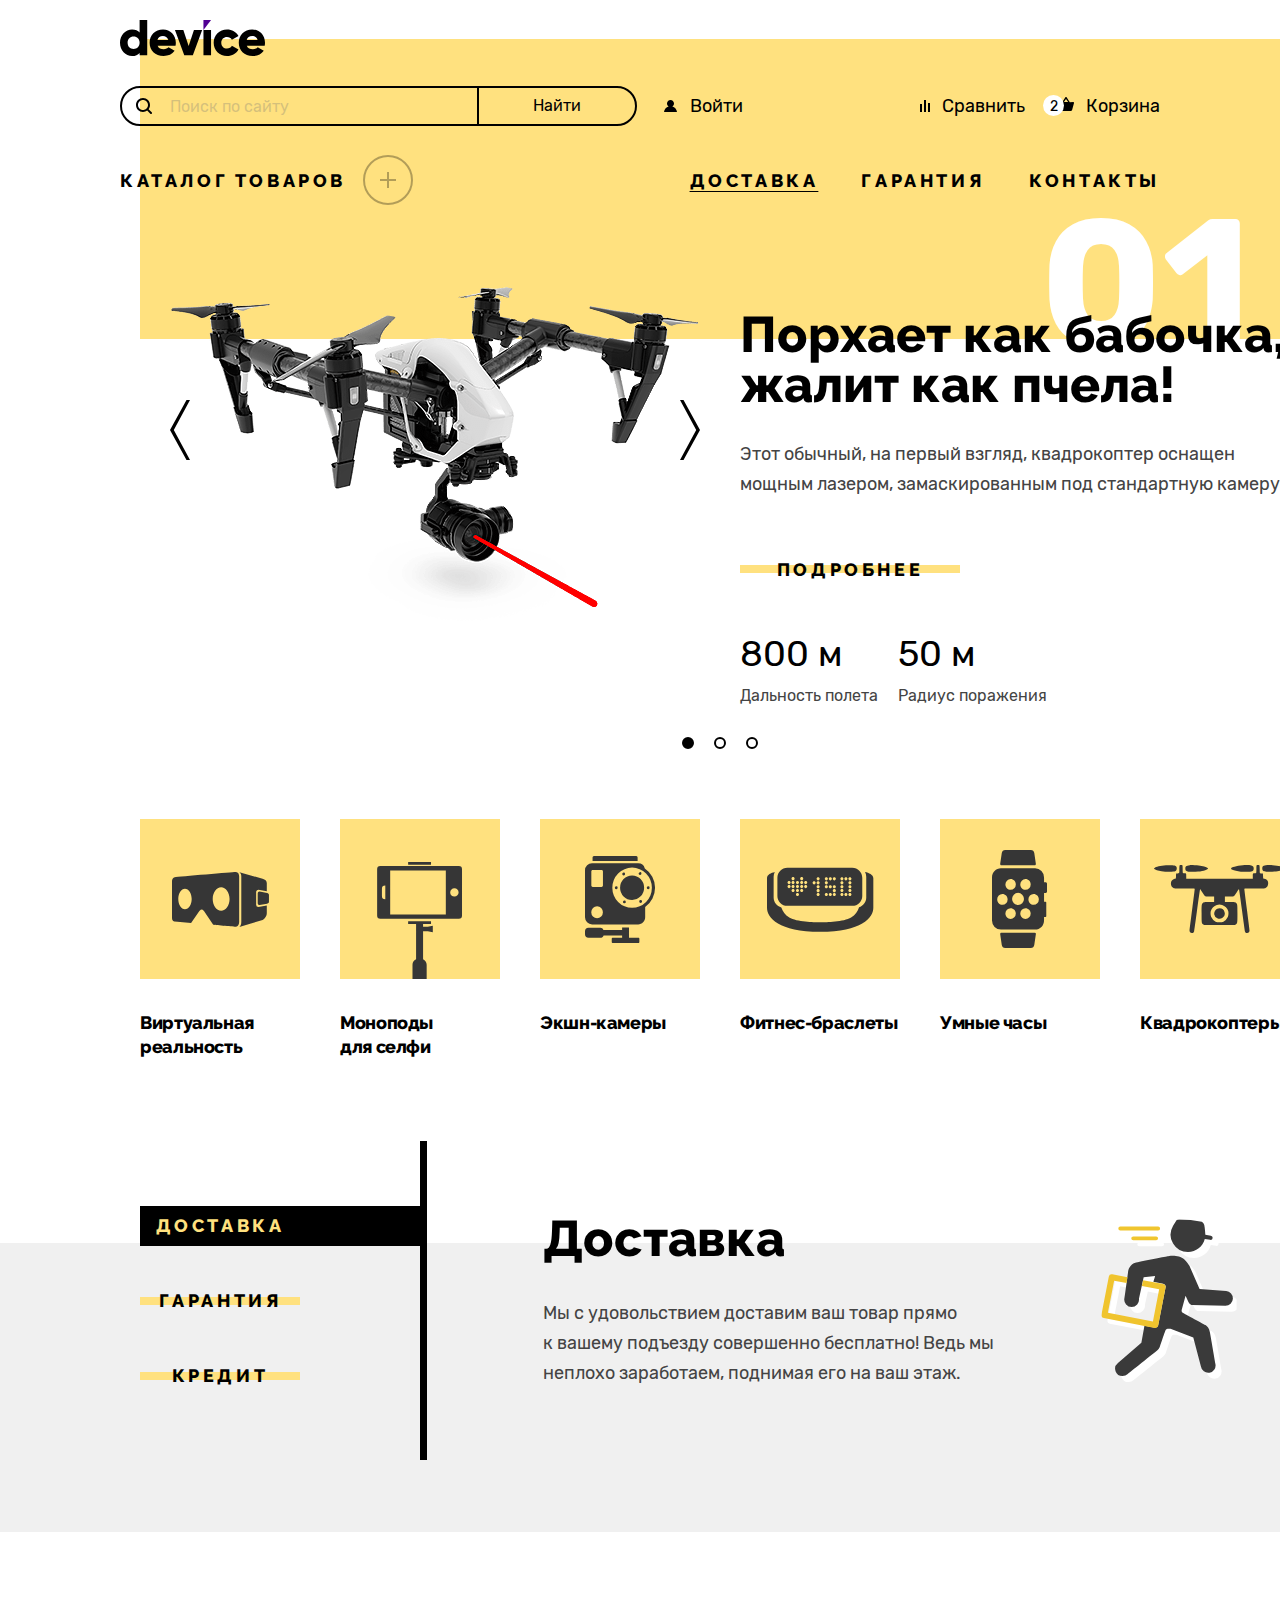
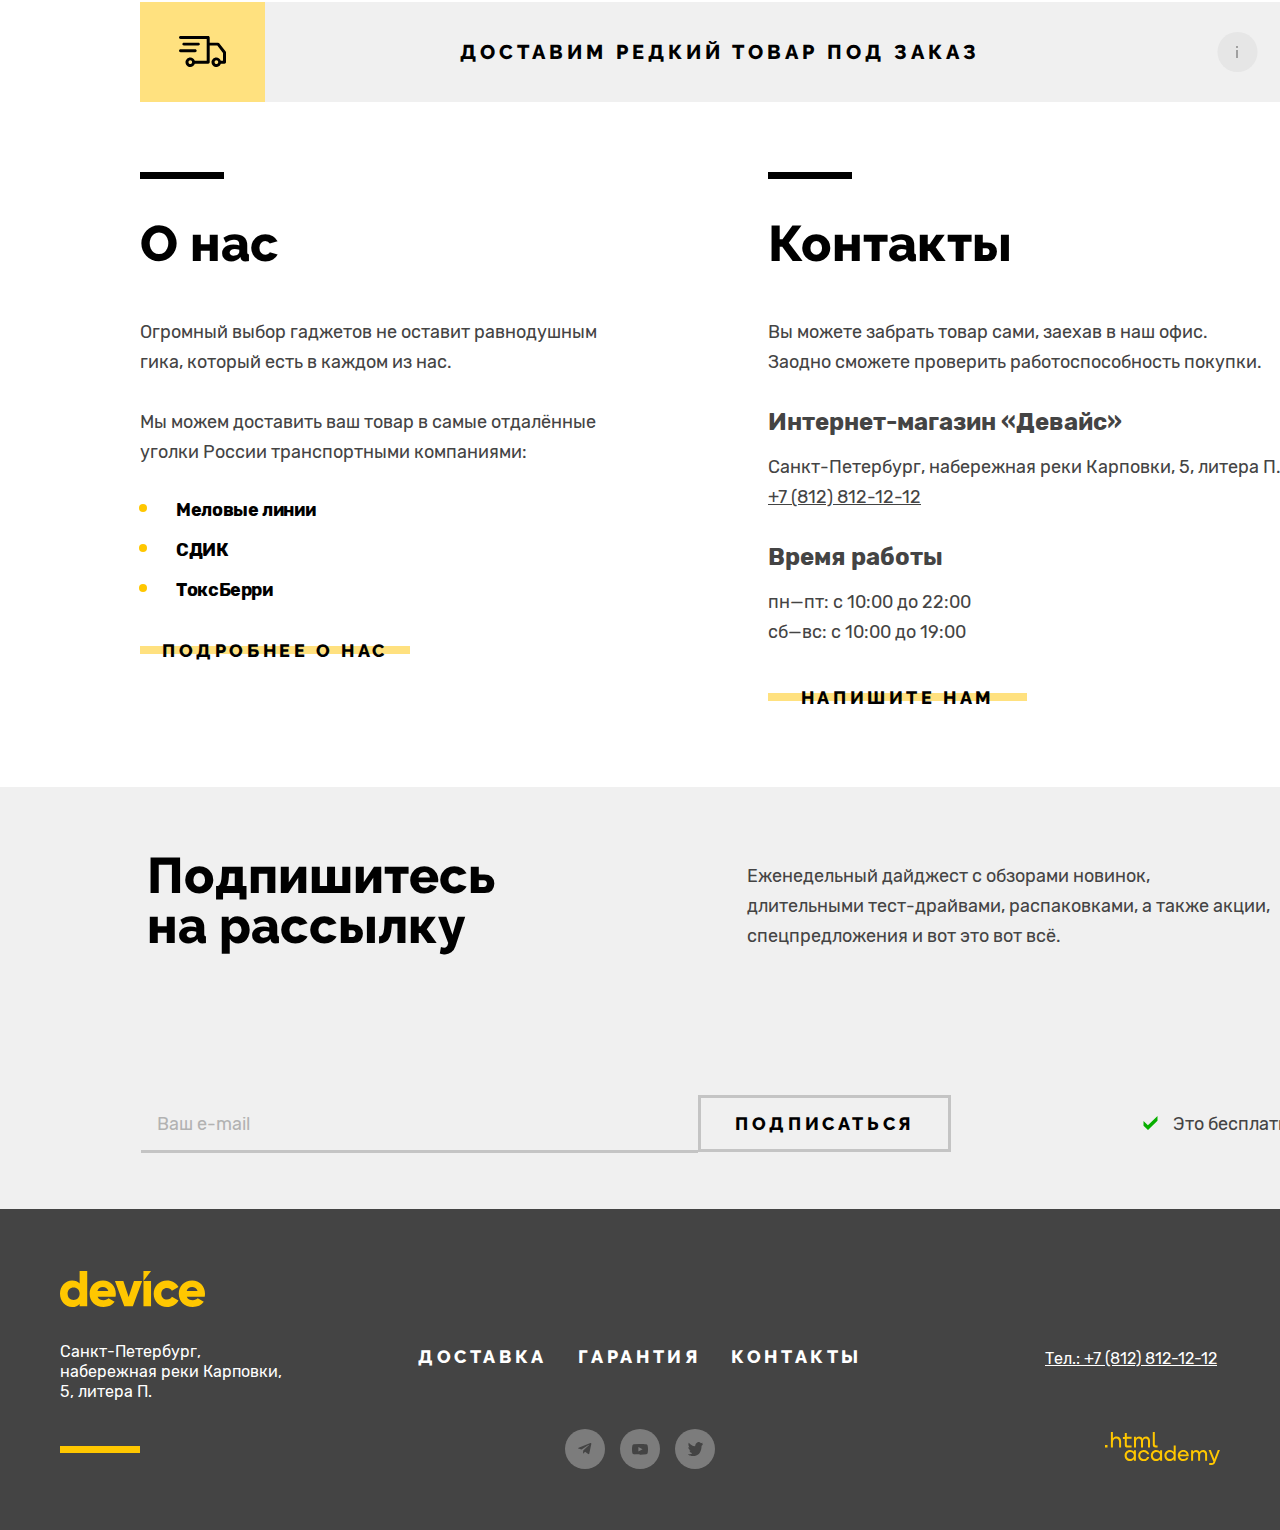
<file: 9/index.html>
<!DOCTYPE html>
<html lang="ru">
  <head>
    <meta charset="utf-8">
    <title>HTML Academy: Девайс</title>
    <link rel="stylesheet" href="styles/styles.css">
    <base href="https://htmlacademy-htmlcss.github.io/2257983-device-36/9/">
</head>

  <body>

    <!--Хедер-->

    <header class="main-header">
      <h1 class="visually-hidden">Магазин Device</h1>
      <a class="logo-link header-logo-link" href="index.html"></a>

      <nav class="navigation">
        <div class="navigation-user">
          <form class="search-form" action="catalog.html" method="post">
            <label class="search-form-label" for="search-name">
              <span class="visually-hidden">
                Поиск
              </span>
              <input class="search-field" type="search" name="search" id="search-name" placeholder="Поиск по сайту">
            </label>
            <button class="search-button" type="submit">Найти</button>
          </form>

          <ul class="header-login-list">
            <li class="header-login-item header-navigation">
              <a class="header-login-link" href="#">Войти</a>
            </li>
          </ul>

          <ul class="navigation-list">
            <li class="navigation-item header-navigation">
              <a class="navigation-link navigation-link-compare" href="#">Сравнить</a>
            </li>
            <li class="navigation-item header-navigation">
              <a class="navigation-link navigation-link-card" href="#">
                <span class="card-counter">2</span>
                Корзина
              </a>

              <div class="basket basket-open">
                <h2 class="visually-hidden">Корзина</h2>
                <ul class="basket-list">
                  <li class="basket-item">
                    <a class="basket-item-link" href="#">
                      <img class="basket-item-img" src="images/products/product-1.jpg" width="39" height="43" alt="Любительская селфи-палка">
                      <p class="basket-item-name">Любительская селфи-палка</p>
                    </a>
                    <button class="basket-esc-button"><span class="visually-hidden">Закрыть</span></button>
                  </li>
                  <li class="basket-item">
                    <a class="basket-item-link" href="#">
                      <img class="basket-item-img" src="images/products/product-2.jpg" width="39" height="43" alt="Профессиональная селфи-палка">
                      <p class="basket-item-name">Профессиональная селфи-палка</p>
                    </a>
                    <button class="basket-esc-button"><span class="visually-hidden">Закрыть</span></button>
                  </li>
                </ul>
                <div class="basket-item-counter-price">
                  <span class="basket-item-counter">Товаров: 2</span>
                  <span class="basket-item-price">Сумма: 2000 ₽</span>
                </div>
                <button class="basket-open-button">Открыть корзину</button>
              </div>
            </li>
          </ul>
        </div>

        <ul class="navigation-bottom">
          <li class="navigation-bottom-item">
            <a class="navigation-bottom-item-link navigation-bottom-catalog" href="#">Каталог товаров
              <svg class="navigation-bottom-item-svg" xmlns="http://www.w3.org/2000/svg" width="50" height="50" viewBox="0 0 50 50" fill="none">
                <circle cx="25" cy="25" r="24" stroke="#000" stroke-width="2" opacity=".3"/>
                <g clip-path="url(#a)" opacity=".3">
                  <path fill="#000" d="M33 24h-7v-7h-2v7h-7v2h7v7h2v-7h7v-2Z"/>
                </g>
                <defs>
                  <clipPath id="a">
                    <path fill="#fff" d="M17 17h16v16H17z"/>
                  </clipPath>
                </defs>
              </svg>
            </a>
            <ul class="header-subcatalog-list">
              <li class="header-subcatalog--item">
                <ul class="header-subcatalog">
                  <li class="header-subcatalog-item">
                    <a class="header-subcatalog-link" href="#">Виртуальная реальность</a>
                  </li>
                  <li class="header-subcatalog-item">
                    <a class="header-subcatalog-link" href="#">Моноподы для селфи</a>
                  </li>
                  <li class="header-subcatalog-item">
                    <a class="header-subcatalog-link" href="#">Экшн-камеры</a>
                  </li>
                </ul>
              </li>
              <li class="header-subcatalog--item">
                <ul class="header-subcatalog">
                  <li class="header-subcatalog-item">
                    <a class="header-subcatalog-link" href="#">Фитнес-браслеты</a>
                  </li>
                  <li class="header-subcatalog-item">
                    <a class="header-subcatalog-link" href="#">Умные часы</a>
                  </li>
                </ul>
              </li>
              <li class="header-subcatalog--item">
                <ul class="header-subcatalog">
                  <li class="header-subcatalog-item">
                    <a class="header-subcatalog-link" href="#">Квадрокоптеры</a>
                  </li>

                </ul>
              </li>
            </ul>
          </li>
          <li class="navigation-bottom-item">
            <a class="navigation-bottom-item-link navigation-bottom-item-link-active" href="#">Доставка</a>
          </li>
          <li class="navigation-bottom-item">
            <a class="navigation-bottom-item-link" href="#">Гарантия</a>
          </li>
          <li class="navigation-bottom-item">
            <a class="navigation-bottom-item-link" href="#">Контакты</a>
          </li>
        </ul>
      </nav>
    </header>

    <main class="main-index">

      <!--Слайдер-->

      <section class="product-slider">
        <h2 class="visually-hidden">Устройства</h2>

        <ul class="slider-pagination-list">
          <li class="slider-pagination-item">
            <button class="slider-pagination-item-link slider-pagination-item-link-active" type="button">
              <span class="visually-hidden">Первый товар</span>
            </button>
          </li>
          <li class="slider-pagination-item">
            <button class="slider-pagination-item-link" type="button">
              <span class="visually-hidden">Второй товар</span>
            </button>
          </li>
          <li class="slider-pagination-item">
            <button class="slider-pagination-item-link" type="button">
              <span class="visually-hidden">Третий товар</span>
            </button>
          </li>
        </ul>

        <div class="product-one">
          <div class="product-slider-background">
            <span class="product-number">01</span>
          </div>

          <div class="product-wrapper">
            <button class="product-prev slider-arrow" type="button"></button>
            <img class="product-image" src="images/slider/slider-1.png" width="560" height="560" alt="Квадрокоптер">
            <button class="product-next slider-arrow" type="button"></button>
          </div>

          <div class="description-wrapper">
            <h3 class="product-title">Порхает как бабочка,
              жалит как пчела!</h3>
            <p class="product-description">Этот обычный, на первый взгляд, квадрокоптер оснащен
              мощным лазером, замаскированным под стандартную камеру.</p>
            <a class="button properties-button" href="#">Подробнее</a>
            <ul class="properties-list">
              <li class="properties-item">
                <span class="properties">800 м</span>
                <span class="properties-description">Дальность полета</span>
              </li>
              <li class="properties-item">
                <span class="properties">50 м</span>
                <span class="properties-description">Радиус поражения</span>
              </li>
            </ul>
          </div>
        </div>

<!--- Слайдер продуктов
        <div class="product-two">
          <div class="product-slider-background">
            <span class="product-number">02</span>
          </div>

          <div class="product-wrapper">
            <a class="product-prev" href="#">
              <svg class="arrow-slider arrow-prev" width="20" height="60" viewBox="0 0 20 60" fill="none">
                <path fill="#000" d="M0 0h3.5L20 30 3.5 60H0l16.2-30L0 0Z"/>
              </svg>
            </a>
            <img class="product-image" src="images/slider/slider-2.png" width="560" height="560" alt="Фитнес браслет">
            <a class="product-next" href="#">
              <svg class="arrow-slider arrow-next" width="20" height="60" viewBox="0 0 20 60" fill="none">
                <path fill="#000" d="M0 0h3.5L20 30 3.5 60H0l16.2-30L0 0Z"/>
              </svg>
            </a>
          </div>

          <div class="description-wrapper">
            <h3 class="product-title">Худеем
              правильно!</h3>
            <p class="product-description">Мотивирующие фитнес-браслеты помогут найти в себе силы <br>
              не пропускать занятия и соблюдать диету.</p>

            <a class="button properties-button" href="#">Подробнее</a>

            <ul class="properties-list">
              <li class="properties-item">
                <span class="properties">48 часов</span>
                <span class="properties-description">Без подзарядки</span>
              </li>
            </ul>
          </div>
        </div>


        <div class="product-three">
          <div class="product-slider-background">
            <span class="product-number">03</span>
          </div>
          <div class="product-wrapper">
            <a class="product-prev" href="#">
              <svg class="arrow-slider arrow-prev" width="20" height="60" viewBox="0 0 20 60" fill="none">
                <path fill="#000" d="M0 0h3.5L20 30 3.5 60H0l16.2-30L0 0Z"/>
              </svg>
            </a>
            <img class="product-image" src="images/slider/slider-3.png" width="560" height="560" alt="Палки для селфи">
            <a class="product-next" href="#">
              <svg class="arrow-slider arrow-next" width="20" height="60" viewBox="0 0 20 60" fill="none">
                <path fill="#000" d="M0 0h3.5L20 30 3.5 60H0l16.2-30L0 0Z"/>
              </svg>
            </a>
          </div>

          <div class="description-wrapper">
            <h3 class="product-title">Делай селфи, <br>
              как Бен Стиллер! </h3>
            <p class="product-description">Самая длинная палка для селфи доступна в нашем магазине. <br>
              Восемь (Восемь, Карл!) метров длиной и весом всего 5 кг.</p>

            <a class="button properties-button" href="#">Подробнее</a>

            <ul class="properties-list">
              <li class="properties-item">
                <span class="properties">8,5 м</span>
                <span class="properties-description">Длина палки</span>
              </li>

              <li class="properties-item">
                <span class="properties">5 кг</span>
                <span class="properties-description">Вес палки</span>
              </li>

              <li class="properties-item">
                <span class="properties">Карбон</span>
                <span class="properties-description">Материал</span>
              </li>
            </ul>
          </div>
        </div>
-->
      </section>

      <!--Категории товаров-->

      <section class="category">
        <h2 class="visually-hidden">Категории товаров</h2>

        <ul class="category-list">
          <li class="category-item">
            <a class="category-item-wrapper" href="catalog.html">
              <div class="category-item-image-wrapper">
                <img class="category-item-image" src="images/category/virtual-reality-glasses.svg" width="97" height="55" alt="Очки виртуальной реальности">
              </div>
              <span class="category-item-description">Виртуальная реальность</span>
            </a>
          </li>
          <li class="category-item">
            <a class="category-item-wrapper" href="catalog.html">
              <div class="category-item-image-wrapper">
                <img class="category-item-image" src="images/category/monopod.svg" width="86" height="117" alt="Монопод для селфи">
              </div>
              <span class="category-item-description">Моноподы <br> для селфи</span>
            </a>
          </li>
          <li class="category-item">
            <a class="category-item-wrapper" href="catalog.html">
              <div class="category-item-image-wrapper">
                <img class="category-item-image" src="images/category/action-camera.svg" width="71" height="87" alt="Экшн-камера">
              </div>
              <span class="category-item-description">Экшн-камеры</span>
            </a>
          </li>
          <li class="category-item">
            <a class="category-item-wrapper" href="catalog.html">
              <div class="category-item-image-wrapper">
                <img class="category-item-image" src="images/category/fitness-tracker.svg" width="107" height="65" alt="Фитнес-браслет">
              </div>
              <span class="category-item-description">Фитнес-браслеты</span>
           </a>
          </li>
          <li class="category-item">
            <a class="category-item-wrapper" href="catalog.html">
              <div class="category-item-image-wrapper   ">
                <img class="category-item-image" src="images/category/smart-watch.svg" width="56" height="98" alt="Умные часы">
              </div>
              <span class="category-item-description">Умные часы</span>
            </a>
          </li>
          <li class="category-item">
            <a class="category-item-wrapper" href="catalog.html">
              <div class="category-item-image-wrapper">
                <img class="category-item-image" src="images/category/quadrocopter.svg" width="132" height="69" alt="Квадрокоптер">
              </div>
              <span class="category-item-description">Квадрокоптеры</span>
            </a>
          </li>
        </ul>

      </section>

      <!--Сервисы-->

      <section class="services-slider">
        <h2 class="visually-hidden">Услуги</h2>
        <div class="services-slider-background"></div>

        <div class="services-button">
          <ul class="services-button-list">
            <li class="services-button-item">
              <button class="button services-button-one services-button-active" type="button">Доставка</button>
            </li>
            <li class="services-button-item">
              <button class="button services-button-two" type="button">Гарантия</button>
            </li>
            <li class="services-button-item">
              <button class="button services-button-three" type="button">Кредит</button>
            </li>
          </ul>
        </div>


        <div class="services-text">

          <div class="services-delivery-wrapper">
            <h3 class="services-title">Доставка</h3>
            <p class="services-description">Мы с удовольствием доставим ваш товар прямо<br>
              к вашему подъезду совершенно бесплатно! Ведь
              мы неплохо заработаем, поднимая его на ваш этаж.</p>
          </div>

<!--
          <div class="services-garanty-wrapper">
            <h3 class="services-title">Гарантия</h3>
              <p class="services-description">Если из-за возгорания купленного у нас товара у вас
              сгорит дом — не переживайте, мы выдадим вам новый.
              Товар, не дом, конечно же.</p>
          </div>

          <div class="services-credit-wrapper">
            <h3 class="services-title">Кредит</h3>
            <p class="services-description">Залезть в долговую яму стало проще! Кредитные
              консультанты подберут для вас наиболее выгодные
              условия кредита. Выгодные для банка, разумеется.</p>
          </div>
-->

        </div>
      </section>

      <!--Доставка-->

      <section class="delivery">
        <h2 class="visually-hidden">Доставка</h2>
        <a class="delivery-popup-link" href="#">
          <div class="delivery-car-image"></div>
          <p class="delivery-description">Доставим редкий товар под заказ</P>
          <div class="delivery-button">
            <svg width="41" height="40" fill="none" viewBox="0 0 41 40">
              <circle cx="20.5" cy="20" r="20" fill="#DCDCDC" fill-opacity=".5"/>
                <path class="delivery-button-i" fill="#000" opacity=".3" d="M21 14h-2v2h2v-2ZM21 18h-2v8h2v-8Z"/>
              <defs>
                <path fill="#fff" d="M19 14h2v12h-2z"/>
              </defs>
            </svg>
          </div>
        </a>
      </section>

      <div class="about-us-contacts-wrapper">

        <!--О нас-->

        <section class="about-us">
          <h2 class="about-us-title">О нас</h2>
          <p class="about-us-text">Огромный выбор гаджетов не оставит равнодушным <br>
            гика, который есть в каждом из нас.</p>
          <p class="about-us-text">Мы можем доставить ваш товар в самые отдалённые <br>
            уголки России транспортными компаниями:</p>

          <ul class="delivery-company-list">
            <li class="delivery-company-item">Меловые линии</li>
            <li class="delivery-company-item">СДИК</li>
            <li class="delivery-company-item">ТоксБерри</li>
          </ul>

          <a class="button about-us-button" href="#">Подробнее о нас</a>
        </section>

        <!--Контакты-->

        <section class="contacts">
          <h2 class="contacts-title">Контакты</h2>
          <p class="contacts-text">Вы можете забрать товар сами, заехав в наш офис. <br>
            Заодно сможете проверить работоспособность покупки.</p>

          <h3 class="contacts-adress">Интернет-магазин «Девайс»</h3>
          <address class="contacts-address-address">
            <p class="contacts-adress-text">Санкт-Петербург, набережная реки Карповки, 5, литера П.</p>
            <a class="contacts-phone" href="tel:+78128121212">+7 (812) 812-12-12</a>
          </address>

          <h3 class="contacts-schedule">Время работы</h3>
          <ul class="contacts-schedule-list">
            <li class="contacts-schedule-item">пн—пт: с 10:00 до 22:00</li>
            <li class="contacts-schedule-item">сб—вс: с 10:00 до 19:00</li>
          </ul>

          <a class="button contacts-button" href="#">Напишите нам</a>
        </section>
      </div>

      <!--Подписка-->

      <section class="subscribe">
        <div class="distribution-wrapper">
          <h2 class="subscribe-title">Подпишитесь <br>
            на рассылку</h2>
          <p class="subscribe-text">Еженедельный дайджест с обзорами новинок, <br>
            длительными тест-драйвами, распаковками, а также акции, <br>
            спецпредложения и вот это вот всё.</p>
        </div>

        <div class="subscribe-wrapper">
          <form class="subscribe-form" action="https://echo.htmlacademy.ru/" method="post">
            <label class="subscribe-form-label" for="subscribe-name">
              <span class="visually-hidden">
                Подписка
              </span>
            </label>
            <input class="subscribe-field" type="email" name="subscribe" id="subscribe-name" placeholder="Ваш e-mail">
            <button class="button subscribe-button" type="submit">Подписаться</button>
          </form>
          <span class="subscribe-free">Это бесплатно</span>
        </div>
      </section>
    </main>

    <!--Футер-->

    <footer class="main-footer">
      <div class="footer-wrapper">
        <div class="footer-logo-address-line">
          <h2 class="visually-hidden">Магазин Device</h2>
          <a class="logo-link footer-logo-link" href="index.html"></a>

          <section class="footer-address">
            <h2 class="visually-hidden">Адрес</h2>
            <address class="footer-address-address">
              <p class="footer-address-text">Санкт-Петербург, набережная
                реки Карповки, 5, литера П.</p>
            </address>
          </section>
        </div>

        <div class="footer-menu-social">
          <section class="footer-menu">
            <h2 class="visually-hidden">Сервисы</h2>
            <ul class="footer-menu-list">
              <li class="footer-menu-item">
                <a class="footer-menu-link" href="#">Доставка</a>
              </li>
              <li class="footer-menu-item">
                <a class="footer-menu-link" href="#">Гарантия</a>
              </li>
              <li class="footer-menu-item">
                <a class="footer-menu-link" href="#">Контакты</a>
              </li>
            </ul>
          </section>

          <section class="footer-social">
            <h2 class="visually-hidden">Социальные сети</h2>

            <ul class="footer-social-list">
              <li class="footer-social-item">
                <a class="social-button" href="https://t.me/htmlacademy">
                  <svg class="social-button-svg" width="40" height="40" viewBox="0 0 40 40" fill="none">
                    <circle class="social-button-svg-circle" cx="20" cy="20" r="20" fill="#fff" fill-opacity=".3"/>
                    <g>
                      <path class="social-button-svg-element" fill="#444" d="m25.44 14.07-11.82 4.56c-.8.33-.8.78-.14.98l3.03.94 7.02-4.43c.33-.2.64-.09.39.13l-5.7 5.13-.2 3.13c.3 0 .44-.14.61-.3l1.48-1.44 3.06 2.27c.57.31.97.15 1.12-.53l2-9.48c.21-.83-.3-1.2-.85-.96Z"/>
                    </g>
                    <defs>
                      <path fill="#fff" d="M13 14h14v12H13z"/>
                    </defs>
                  </svg>
                  <span class="visually-hidden">Telegram</span>
                </a>
              </li>
              <li class="footer-social-item">
                <a class="social-button" href="https://www.youtube.com/user/htmlacademyru">
                  <svg class="social-button-svg" width="40" height="40" viewBox="0 0 40 40" fill="none">
                    <circle class="social-button-svg-circle" cx="20" cy="20" r="20" fill="#fff" fill-opacity=".3"/>
                    <g>
                      <path class="social-button-svg-element" fill="#444" d="M27.67 16.67c-.1-.32-.27-.61-.51-.84-.25-.24-.56-.41-.9-.5C25.01 15 20 15 20 15a51.1 51.1 0 0 0-6.26.32c-.34.09-.64.26-.9.5-.24.24-.42.53-.51.85a19.4 19.4 0 0 0-.33 3.67c0 1.22.1 2.45.33 3.66.09.32.27.61.51.85.25.23.56.4.9.5 1.27.32 6.26.32 6.26.32 2.09.02 4.18-.08 6.26-.31.34-.09.65-.26.9-.5.24-.23.42-.52.5-.84.24-1.21.35-2.44.34-3.67.02-1.23-.1-2.46-.33-3.68Zm-9.27 5.95v-4.57l4.18 2.29-4.18 2.28Z"/>
                    </g>
                    <defs>
                      <path fill="#fff" d="M12 15h16v11H12z"/>
                    </defs>
                  </svg>
                  <span class="visually-hidden">YouTube</span>
                </a>
              </li>
              <li class="footer-social-item">
                <a class="social-button" href="https://twitter.com/htmlacademy_ru">
                  <svg class="social-button-svg" width="40" height="40" viewBox="0 0 40 40" fill="none">
                    <circle class="social-button-svg-circle" cx="20" cy="20" r="20" fill="#fff" fill-opacity=".3"/>
                    <path class="social-button-svg-element" fill="#444" d="M22.7 13.16c1.5-.5 2.6.3 3.2 1.1.5-.2 1.1-.4 1.7-.6 0 .8-.5 1.4-.8 1.6.7.2 1.2-.4 1.2-.4-.1.9-.9 1.7-1.4 1.9-.2 6.3-2.8 10.4-8.9 10.3h-.4c-.3 0-3.7-.4-4.3-1.8 2 .2 3.4-.4 4.1-1.1-.8-.3-2.4-.4-2.6-2.8.3.2.5.3 1.1.2-1.1-.8-2.3-1.5-2.2-3.5.3.3.9.5 1.2.4-.6-.2-1.8-3.1-.8-4.6 1.6 1.7 3.3 3.4 6.3 3.5.2-2.1 1-3.5 2.6-4.2Z"/>
                  </svg>
                  <span class="visually-hidden">Twitter</span>
                </a>
              </li>
            </ul>
          </section>
        </div>

        <div class="footer-phone-academy-link">
          <section class="footer-phone">
            <h2 class="visually-hidden">Телефон</h2>
            <address class="footer-address-phone">
              <a class="footer-phone" href="tel:+78128121212">Тел.: +7 (812) 812-12-12</a>
            </address>
          </section>
          <a class="footer-academy-link" href="https://htmlacademy.ru/">
            <svg class="footer-academy-svg" width="115" height="33" viewBox="0 0 115 33" fill="#FFC700">
              <path d="M0 12.9v2.6h2.5v-2.6H0ZM11.6 4.5c-1.6 0-2.8.7-3.6 1.7h-.1V0h-2v15.5h2v-5.3c0-2.1 1.3-3.6 3.3-3.6 1.8 0 2.9 1.4 2.9 3.2v5.7h2V9.4c.1-3-1.8-4.9-4.5-4.9ZM26.6 4.8h-4.8V1.1h-2v3.8h-1.9v2h1.9v6c0 1.7 1 2.7 2.7 2.7h4.1v-2h-3.7c-.7 0-1.1-.4-1.1-1.1V6.8h4.8v-2ZM41.1 4.6c-1.6 0-2.9.8-3.5 2.1h-.1c-.6-1.2-1.8-2.1-3.4-2.1-1.4 0-2.5.8-3.1 1.8h-.1V4.8H29v10.6h2V10c0-2 1-3.5 2.6-3.5 1.5 0 2.4 1 2.4 2.6v6.3h2V9.8c0-2.4 1.4-3.3 2.6-3.3 1.5 0 2.4 1 2.4 2.6v6.3h2V8.9c.1-2.5-1.4-4.3-3.9-4.3ZM47.8 12.7c0 1.7 1 2.7 2.8 2.7h2v-2h-1.7c-.7 0-1.1-.4-1.1-1.1V0h-2v12.7ZM28.9 19.7c-.9-1.1-2.2-1.8-3.9-1.8-3.1 0-5.4 2.3-5.4 5.6s2.3 5.6 5.4 5.6c1.8 0 3-.8 3.8-1.9h.1v1.6h2V18.2h-2v1.5Zm-3.6 7.4c-2.2 0-3.6-1.6-3.6-3.6s1.4-3.6 3.6-3.6 3.6 1.6 3.6 3.6c0 1.9-1.4 3.6-3.6 3.6ZM44.2 22c-.5-2.4-2.6-4.1-5.4-4.1a5.4 5.4 0 0 0-5.6 5.6c0 3.1 2.2 5.6 5.6 5.6 2.8 0 4.9-1.8 5.4-4.2h-2.1a3.4 3.4 0 0 1-3.3 2.3c-2.2 0-3.6-1.6-3.6-3.6s1.4-3.6 3.6-3.6c1.6 0 2.8 1 3.3 2.2h2.1V22ZM55.1 19.7c-.9-1.1-2.2-1.8-3.9-1.8-3.1 0-5.4 2.3-5.4 5.6s2.3 5.6 5.4 5.6c1.8 0 3-.8 3.8-1.9h.1v1.6h2V18.2h-2v1.5Zm-3.6 7.4c-2.2 0-3.6-1.6-3.6-3.6s1.4-3.6 3.6-3.6 3.6 1.6 3.6 3.6c0 1.9-1.5 3.6-3.6 3.6ZM68.7 19.8c-.9-1.1-2.2-1.9-3.9-1.9-3.1 0-5.4 2.3-5.4 5.6s2.2 5.6 5.4 5.6c1.7 0 3-.8 3.8-1.8h.1v1.5h2V13.4h-2v6.4Zm-3.6 7.3c-2.2 0-3.6-1.6-3.6-3.6s1.4-3.6 3.6-3.6 3.6 1.6 3.6 3.6c-.1 2-1.5 3.6-3.6 3.6ZM78.3 17.9c-3.3 0-5.5 2.5-5.5 5.6 0 3 2.1 5.6 5.5 5.6 2.5 0 4.5-1.3 5.2-3.6h-2.1c-.5 1-1.6 1.6-3 1.6-1.9 0-3.3-1.3-3.4-2.9h8.8c.2-3.6-2-6.3-5.5-6.3Zm0 1.9c1.7 0 3 1 3.3 2.6h-6.5c.3-1.5 1.5-2.6 3.2-2.6ZM98.2 17.9c-1.6 0-2.9.8-3.6 2h-.1c-.6-1.2-1.8-2-3.4-2-1.4 0-2.5.7-3.1 1.8v-1.5h-1.9v10.6h2v-5.4c0-2 1-3.4 2.6-3.5 1.5 0 2.4 1 2.4 2.6v6.3h2v-5.6c0-2.4 1.4-3.3 2.6-3.3 1.5 0 2.4 1 2.4 2.6v6.3h2v-6.5c.1-2.6-1.4-4.4-3.9-4.4ZM109.4 27l-3.6-8.9h-2.2l4.8 11.6c-.3.9-.7 1.2-1.7 1.2h-2.5v2h2.5c1.8 0 2.8-.8 3.5-2.6l4.7-12.2h-2.1l-3.4 8.9Z"/>
            </svg>
            <span class="visually-hidden">Логотип разработчика .htmlacademy</span>
          </a>
        </div>
      </div>
    </footer>

    <!--Модальное окно-->

    <div class="modal-container">

      <div class="modal-delivery">
        <div class="modal-delivery-header">
          <h2 class="modal-delivery-title">Доставка под заказ</h2>
          <button class="delivery-esc-button"><span class="visually-hidden">Закрыть</span></button>
        </div>

        <div class="delivery-name-email">
          <form class="delivery-form-header" action="https://echo.htmlacademy.ru/" method="post">
            <label class="delivery-label delivery-label-name" for="name">Ваше имя:</label>
            <input class="delivery-input" type="text" id="name" name="name" placeholder="Введите имя">
            <p class="delivery-signature">Добавьте имя</p>
          </form>
          <form class="delivery-form-header" action="https://echo.htmlacademy.ru/" method="post">
            <label class="delivery-label delivery-label-email" for="e-mail">Ваш e-mail:</label>
            <input class="delivery-input delivery-email-border-error" type="email" id="e-mail" name="e-mail" placeholder="Введите e-mail">
            <p class="delivery-signature delivery-mail-error">Забавный у вас адрес</p>
          </form>
        </div>

        <div class="delivery-product">
          <form class="delivery-form-bottom" action="https://echo.htmlacademy.ru/" method="post">
            <label class="delivery-label" for="delivery--product">Что нужно привезти:</label>
            <input class="delivery-input delivery-input-what" type="text" id="delivery--product" name="delivery--product" placeholder="В свободной форме">
          </form>
          <div class="product-counter-wrapper">
            <form class="delivery-form-counter" action="https://echo.htmlacademy.ru/" method="post">
              <span class="delivery-label-counter">
                <label class="delivery-label delivery-label-counter" for="product-counter">Количество:</label>
                  <span class="tooltip">
                    <button class="tooltip-button" type="button" aria-labelledby="tooltip-label-counter"></button>
                    <span class="tooltip-text" role="tooltip" id="tooltip-label-counter">Постараемся найти, сколько нужно. Привезём сколько получится по требованиям к провозу багажа.</span>
                  </span>
              </span>

              <div class="delivery-counter-bottom delivery-counter-bottom-error">
                <button class="delivery-counter-box delivery-counter-minus" type="button"><span class="visually-hidden">Минус один</span></button>
                <input class="delivery-counter-box delivery-counter" type="number" id="product-counter" value="1">
                <button class="delivery-counter-box delivery-counter-plus" type="button"><span class="visually-hidden">Плюс один</span></button>
              </div>
            </form>
          </div>
        </div>

        <button class="button delivery-button-submit">Отправить</button>

      </div>
    </div>

  </body>
</html>
</file>
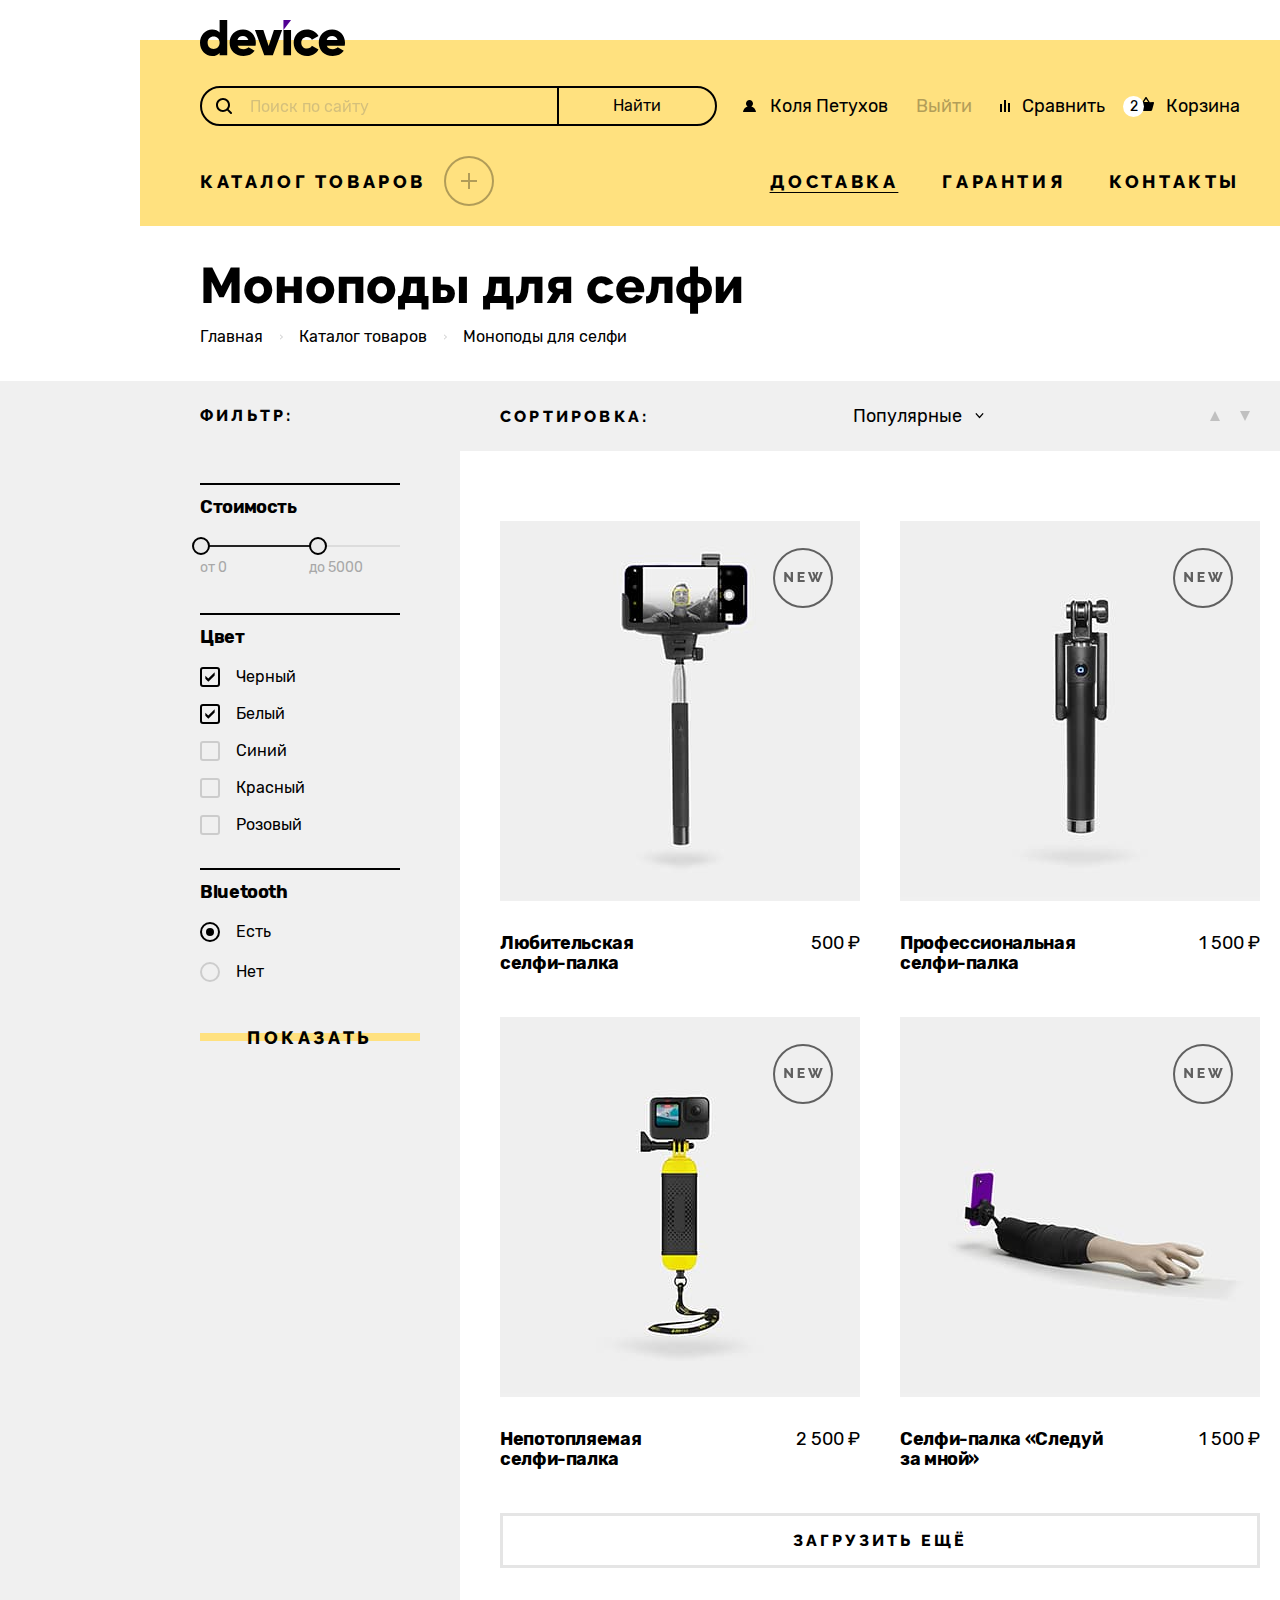
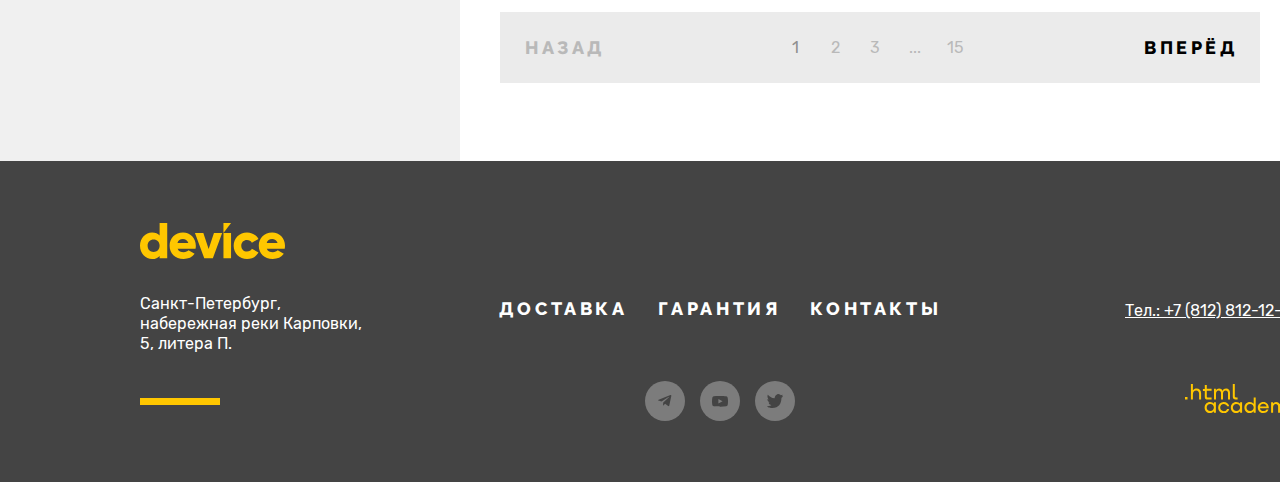
<file: catalog.html>
<!DOCTYPE html>
<html lang="ru">
  <head>
    <meta charset="utf-8">
    <title>HTML Academy: Девайс</title>
    <link rel="stylesheet" href="styles/styles.css">
    <link rel="icon" href="favicon.ico">
    <link rel="icon" type="image/png" href="favicon.png">
  </head>

  <body>

    <header class="main-header">
      <h1 class="visually-hidden">Магазин Device</h1>
      <a class="logo-link header-logo-link" href="index.html">
        <svg
          class="logo-svg"
          xmlns="http://www.w3.org/2000/svg"
          viewBox="0 0 145 36"
          width="145"
          height="36"
          role="img"
          aria-label="Магазин Device">
            <path fill="#000" d="M27.22 0v35.3h-7.6v-2.4c-1.7 1.9-4.1 3.1-7.51 3.1C5.5 36 0 30.2 0 22.7 0 15.2 5.5 9.4 12.1 9.4c3.41 0 5.91 1.2 7.51 3.1V0h7.6Zm-7.6 22.7c0-3.8-2.5-6.2-6.01-6.2-3.5 0-6 2.4-6 6.2 0 3.8 2.5 6.2 6 6.2 3.5-.1 6-2.4 6-6.2ZM43.73 29.2c2.1 0 3.8-.8 4.8-1.9l6.1 3.5c-2.5 3.4-6.2 5.2-11 5.2-8.6 0-14.01-5.8-14.01-13.3 0-7.5 5.4-13.3 13.4-13.3 7.41 0 12.82 5.7 12.82 13.3 0 1.1-.1 2.1-.3 3H37.63c1 2.6 3.3 3.5 6.1 3.5Zm4.6-9.1c-.8-2.9-3.1-4-5.4-4-2.9 0-4.8 1.4-5.5 4h10.9ZM82.16 10.1l-9.31 25.2h-8.6l-9.31-25.2h8.4l5.3 16 5.31-16h8.2ZM83.46 10.1h7.6v25.2h-7.6V10.1ZM93.67 22.7c0-7.5 5.7-13.3 13.4-13.3 4.9 0 9.21 2.6 11.41 6.5l-6.6 3.8c-.9-1.8-2.7-2.8-4.9-2.8-3.3 0-5.71 2.4-5.71 5.8 0 3.5 2.4 5.8 5.7 5.8 2.2 0 4.1-1.1 4.9-2.8l6.61 3.8c-2.1 3.9-6.4 6.5-11.4 6.5-7.71 0-13.41-5.8-13.41-13.3ZM132.9 29.2c2.1 0 3.8-.8 4.8-1.9l6.1 3.5c-2.5 3.4-6.2 5.2-11 5.2-8.61 0-14.02-5.8-14.02-13.3 0-7.5 5.5-13.3 13.41-13.3 7.4 0 12.81 5.7 12.81 13.3 0 1.1-.1 2.1-.3 3h-17.91c1 2.6 3.3 3.5 6.1 3.5Zm4.7-9.1c-.8-2.9-3.1-4-5.4-4-2.91 0-4.81 1.4-5.51 4h10.9Z"/>
            <path fill="#510094" d="M83.46 0v10.1L91.06 0h-7.6Z"/>
        </svg>
      </a>

      <nav class="navigation">
        <div class="navigation-user">
          <form class="search-form" action="catalog.html" method="post">
            <label class="search-form-label" for="search-name">
              <span class="visually-hidden">
                Поиск
              </span>
              <input class="search-field" type="search" name="search" id="search-name" placeholder="Поиск по сайту" required>
            </label>
            <button class="search-button" type="submit">Найти</button>
          </form>

          <ul class="header-login-list">
            <li class="header-login-item header-navigation">
              <a class="header-login-link" href="#">Коля Петухов</a>
            </li>
            <li class="header-login-item header-navigation">
              <button class="header-login-logout" type="button">Выйти</button>
            </li>
          </ul>

          <ul class="navigation-list">
            <li class="navigation-item header-navigation">
              <a class="navigation-link navigation-link-compare" href="#">Сравнить</a>
            </li>
            <li class="navigation-item header-navigation">
              <a class="navigation-link navigation-link-card" href="#">
                <span class="card-counter">2</span>
                Корзина
              </a>

              <div class="basket basket-open">
                <h2 class="visually-hidden">Корзина</h2>
                <ul class="basket-list">
                  <li class="basket-item">
                    <a class="basket-item-link" href="#">
                      <img class="basket-item-img" src="images/products/product-1.jpg" width="39" height="43" alt="Любительская селфи-палка">
                      <p class="basket-item-name">Любительская селфи-палка</p>
                    </a>
                    <button class="basket-esc-button" type="button"><span class="visually-hidden">Закрыть</span></button>
                  </li>
                  <li class="basket-item">
                    <a class="basket-item-link" href="#">
                      <img class="basket-item-img" src="images/products/product-2.jpg" width="39" height="43" alt="Профессиональная селфи-палка">
                      <p class="basket-item-name">Профессиональная селфи-палка</p>
                    </a>
                    <button class="basket-esc-button" type="button"><span class="visually-hidden">Закрыть</span></button>
                  </li>
                </ul>
                <div class="basket-item-counter-price">
                  <span class="basket-item-counter">Товаров: 2</span>
                  <span class="basket-item-price">Сумма: 2000 ₽</span>
                </div>
                <button class="basket-open-button" type="button">Открыть корзину</button>
              </div>
            </li>
          </ul>
        </div>

        <ul class="navigation-bottom">
          <li class="navigation-bottom-item">
            <a class="navigation-bottom-item-link navigation-bottom-catalog" href="#">Каталог товаров</a>
            <ul class="header-subcatalog-list">
              <li class="header-subcatalog--item">
                <ul class="header-subcatalog">
                  <li class="header-subcatalog-item">
                    <a class="header-subcatalog-link" href="#">Виртуальная реальность</a>
                  </li>
                  <li class="header-subcatalog-item">
                    <a class="header-subcatalog-link" href="#">Моноподы для селфи</a>
                  </li>
                  <li class="header-subcatalog-item">
                    <a class="header-subcatalog-link" href="#">Экшн-камеры</a>
                  </li>
                </ul>
              </li>
              <li class="header-subcatalog--item">
                <ul class="header-subcatalog">
                  <li class="header-subcatalog-item">
                    <a class="header-subcatalog-link" href="#">Фитнес-браслеты</a>
                  </li>
                  <li class="header-subcatalog-item">
                    <a class="header-subcatalog-link" href="#">Умные часы</a>
                  </li>
                </ul>
              </li>
              <li class="header-subcatalog--item">
                <ul class="header-subcatalog">
                  <li class="header-subcatalog-item">
                    <a class="header-subcatalog-link" href="#">Квадрокоптеры</a>
                  </li>

                </ul>
              </li>
            </ul>
          </li>
          <li class="navigation-bottom-item">
            <ul class="navigation-bottom-end">
              <li class="navigation-bottom-item-end">
                <a class="navigation-bottom-item-link navigation-bottom-item-link-active" href="#">Доставка</a>
              </li>
              <li class="navigation-bottom-item-end">
                <a class="navigation-bottom-item-link" href="#">Гарантия</a>
              </li>
              <li class="navigation-bottom-item-end">
                <a class="navigation-bottom-item-link" href="#">Контакты</a>
              </li>
            </ul>
          </li>

        </ul>
      </nav>
    </header>

    <main class="main-inner">
      <header class="inner-header">
        <h2 class="inner-header-title">Моноподы для селфи</h2>

        <ul class="breadcrumbs-list">
          <li class="breadcrumbs-item">
            <a class="breadcrumbs-link" href="index.html">Главная</a>
          </li>
          <li class="breadcrumbs-item">
            <a class="breadcrumbs-link" href="catalog.html">Каталог товаров</a>
          </li>
          <li class="breadcrumbs-item">
            <a class="breadcrumbs-link" href="#">Моноподы для селфи</a>
          </li>
        </ul>
      </header>

      <div class="catalog-body">

        <div class="catalog-body-body">

          <div class="product-filter">
            <h2 class="visually-hidden">Фильтр товаров</h2>
            <span class="filter-title">Фильтр:</span>
            <form class="catalog-filter" action="https://echo.htmlacademy.ru/" method="get">

              <fieldset class="catalog-filter-group">
                <legend class="catalog-filter-title">Стоимость</legend>
                <div class="range-slider">
                  <div class="range-scale">
                    <div class="range-bar" style="left: 0px; width: 119px;">
                      <button class="range-button range-button-min" type="button">
                        <span class="visually-hidden">Изменить минимальную цену</span>
                      </button>
                      <button class="range-button range-button-max" type="button">
                        <span class="visually-hidden">Изменить максимальную цену</span>
                      </button>
                    </div>
                  </div>
                  <div class="range-input-wrapper">
                    <label class="range-input-label" for="range-min">от
                      <input class="range-input" id="range-min" type="number" name="min-cost" value="0" required>
                    </label>
                    <label class="range-input-label" for="range-max">до
                      <input class="range-input" id="range-max" type="number" name="max-cost" value="5000" required>
                    </label>
                  </div>
                </div>
              </fieldset>

              <fieldset class="catalog-filter-group">
                <legend class="catalog-filter-title">Цвет</legend>
                <ul class="catalog-filter-list">
                  <li class="filter-check">
                    <label class="control">
                      <input class="visually-hidden control-input" type="checkbox" name="black" checked>
                      <span class="control-mark"></span>
                      <span class="control-label">Черный</span>
                    </label>
                  </li>
                  <li class="filter-check">
                    <label class="control">
                      <input class="visually-hidden control-input" type="checkbox" name="white" checked>
                      <span class="control-mark"></span>
                      <span class="control-label">Белый</span>
                    </label>
                  </li>
                  <li class="filter-check">
                    <label class="control">
                      <input class="visually-hidden control-input" type="checkbox" name="blue">
                      <span class="control-mark"></span>
                      <span class="control-label">Синий</span>
                    </label>
                  </li>
                  <li class="filter-check">
                    <label class="control">
                      <input class="visually-hidden control-input" type="checkbox" name="red">
                      <span class="control-mark"></span>
                      <span class="control-label">Красный</span>
                    </label>
                  </li>
                  <li class="filter-check">
                    <label class="control">
                      <input class="visually-hidden control-input" type="checkbox" name="pink">
                      <span class="control-mark"></span>
                      <span class="control-label">Розовый</span>
                    </label>
                  </li>
                </ul>
              </fieldset>
              <fieldset class="catalog-filter-group">
                <legend class="catalog-filter-title">Bluetooth</legend>
                <ul class="catalog-filter-list">
                  <li class="filter-radio">
                    <label class="control">
                      <input class="visually-hidden control-input" type="radio" name="bluetooth-group" value="yes" checked>
                      <span class="control-mark"></span>
                      <span class="control-label">Есть</span>
                    </label>
                  </li>
                  <li class="filter-radio">
                    <label class="control">
                      <input class="visually-hidden control-input" type="radio" name="bluetooth-group" value="no">
                      <span class="control-mark"></span>
                      <span class="control-label">Нет</span>
                    </label>
                  </li>
                </ul>
              </fieldset>

              <button class="button filter-button" type="button">Показать</button>
            </form>
          </div>

          <div class="sorting-products-wrapper">
            <div class="sorting">
              <div class="sorting-wrapper">
                <span class="sorting-text">Сортировка:</span>

                <select class="select-control" aria-label="Сортировка товара">
                  <option value="popular">Популярные</option>
                  <option value="cheap">Сначала дешёвые</option>
                  <option value="expensive">Сначала дорогие</option>
                </select>

                <ul class="sort-button-list">
                  <li class="sort-button-item">
                    <a class="sort-button-item-link" href="#">
                      <span class="visually-hidden">Сортировка товара от меньшей цены к большей</span>
                    </a>
                  </li>
                  <li class="sort-button-item">
                    <a class="sort-button-item-link" href="#">
                      <span class="visually-hidden">Сортировка товара от большей цены к меньшей</span>
                    </a>
                </li>
                </ul>
              </div>
            </div>

            <section class="products">
              <h2 class="visually-hidden">Товары</h2>
              <div class="products-body-wrapper">
                <ul class="product-list">
                  <li class="product-item">
                    <a class="product-link" href="#">
                      <img class="product-img" src="images/products/product-1.jpg" width="360" height="380" alt="">
                      <b class="product-name">Любительская <br>
                        селфи-палка</b>
                      <span class="product-price">500 ₽</span>
                      <span class="button product-item-more-text">Подробнее</span>
                    </a>
                  </li>
                  <li class="product-item">
                    <a class="product-link" href="#">
                      <img class="product-img" src="images/products/product-2.jpg" width="360" height="380" alt="">
                      <b class="product-name">Профессиональная
                        селфи-палка</b>
                      <span class="product-price">1 500 ₽</span>
                      <span class="button product-item-more-text">Подробнее</span>
                    </a>
                  </li>
                  <li class="product-item">
                    <a class="product-link" href="#">
                      <img class="product-img" src="images/products/product-3.jpg" width="360" height="380" alt="">
                      <b class="product-name">Непотопляемая <br>
                        селфи-палка</b>
                      <span class="product-price">2 500 ₽</span>
                      <span class="button product-item-more-text">Подробнее</span>
                    </a>
                  </li>
                  <li class="product-item">
                    <a class="product-link" href="#">
                      <img class="product-img" src="images/products/product-4.jpg" width="360" height="380" alt="">
                      <b class="product-name">Селфи-палка «Следуй <br>
                        за мной»
                      </b>
                      <span class="product-price">1 500 ₽</span>
                      <span class="button product-item-more-text">Подробнее</span>
                    </a>
                  </li>
                </ul>

                <button class="button load-more" type="button">Загрузить ещё</button>

                <ul class="pagination-list">
                  <li class="pagination-item">
                    <a class="pagination-item-link-prev pagination-item-link-active" href="#">Назад</a>
                  </li>

                  <li class="pagination-item">
                    <ul class="pagination-number-list">
                      <li class="pagination-number-item">
                        <a class="pagination-number-link pagination-number-link-active" href="#">1</a>
                      </li>
                      <li class="pagination-number-item">
                        <a class="pagination-number-link" href="#">2</a>
                      </li>
                      <li class="pagination-number-item">
                        <a class="pagination-number-link" href="#">3</a>
                      </li>
                      <li class="pagination-number-item">
                        <a class="pagination-number-link-other">...</a>
                      </li>
                      <li class="pagination-number-item">
                        <a class="pagination-number-link" href="#">15</a>
                      </li>
                    </ul>
                  </li>

                  <li class="pagination-item">
                    <a class="pagination-item-link-next" href="#">Вперёд</a>
                  </li>
                </ul>
              </div>
            </section>
          </div>
        </div>
      </div>
    </main>

    <footer class="main-footer">
      <h2 class="visually-hidden">Магазин Device</h2>
      <div class="footer-wrapper">
        <div class="footer-logo-address-line">
          <a class="logo-link footer-logo-link" href="index.html">
            <svg
            class="logo-svg"
            xmlns="http://www.w3.org/2000/svg"
            viewBox="0 0 145 36"
            width="145"
            height="36"
            role="img"
            aria-label="Магазин Device">
              <path fill="#FFC700" d="M27.22 0v35.3h-7.6v-2.4c-1.7 1.9-4.1 3.1-7.51 3.1C5.5 36 0 30.2 0 22.7 0 15.2 5.5 9.4 12.1 9.4c3.41 0 5.91 1.2 7.51 3.1V0h7.6Zm-7.6 22.7c0-3.8-2.5-6.2-6.01-6.2-3.5 0-6 2.4-6 6.2 0 3.8 2.5 6.2 6 6.2 3.5-.1 6-2.4 6-6.2ZM43.73 29.2c2.1 0 3.8-.8 4.8-1.9l6.1 3.5c-2.5 3.4-6.2 5.2-11 5.2-8.6 0-14.01-5.8-14.01-13.3 0-7.5 5.4-13.3 13.4-13.3 7.41 0 12.82 5.7 12.82 13.3 0 1.1-.1 2.1-.3 3H37.63c1 2.6 3.3 3.5 6.1 3.5Zm4.6-9.1c-.8-2.9-3.1-4-5.4-4-2.9 0-4.8 1.4-5.5 4h10.9ZM82.16 10.1l-9.31 25.2h-8.6l-9.31-25.2h8.4l5.3 16 5.31-16h8.2ZM83.46 10.1h7.6v25.2h-7.6V10.1ZM93.67 22.7c0-7.5 5.7-13.3 13.4-13.3 4.9 0 9.21 2.6 11.41 6.5l-6.6 3.8c-.9-1.8-2.7-2.8-4.9-2.8-3.3 0-5.71 2.4-5.71 5.8 0 3.5 2.4 5.8 5.7 5.8 2.2 0 4.1-1.1 4.9-2.8l6.61 3.8c-2.1 3.9-6.4 6.5-11.4 6.5-7.71 0-13.41-5.8-13.41-13.3ZM132.9 29.2c2.1 0 3.8-.8 4.8-1.9l6.1 3.5c-2.5 3.4-6.2 5.2-11 5.2-8.61 0-14.02-5.8-14.02-13.3 0-7.5 5.5-13.3 13.41-13.3 7.4 0 12.81 5.7 12.81 13.3 0 1.1-.1 2.1-.3 3h-17.91c1 2.6 3.3 3.5 6.1 3.5Zm4.7-9.1c-.8-2.9-3.1-4-5.4-4-2.91 0-4.81 1.4-5.51 4h10.9Z"/>
              <path fill="#FFC700" d="M83.46 0v10.1L91.06 0h-7.6Z"/>
            </svg>
          </a>

          <section class="footer-address">
            <h2 class="visually-hidden">Адрес</h2>
            <address class="footer-address-address">
              <p class="footer-address-text">Санкт-Петербург, набережная
                реки Карповки, 5, литера П.</p>
            </address>
          </section>
        </div>

        <div class="footer-menu-social">
          <section class="footer-menu">
            <h2 class="visually-hidden">Сервисы</h2>
            <ul class="footer-menu-list">
              <li class="footer-menu-item">
                <a class="footer-menu-link" href="#">Доставка</a>
              </li>
              <li class="footer-menu-item">
                <a class="footer-menu-link" href="#">Гарантия</a>
              </li>
              <li class="footer-menu-item">
                <a class="footer-menu-link" href="#">Контакты</a>
              </li>
            </ul>
          </section>

          <section class="footer-social">
            <h2 class="visually-hidden">Социальные сети</h2>

            <ul class="footer-social-list">
              <li class="footer-social-item">
                <a class="social-button telegram" href="https://t.me/htmlacademy">
                  <span class="visually-hidden">Telegram</span>
                </a>
              </li>
              <li class="footer-social-item">
                <a class="social-button youtube" href="https://www.youtube.com/user/htmlacademyru">
                  <span class="visually-hidden">YouTube</span>
                </a>
              </li>
              <li class="footer-social-item">
                <a class="social-button twitter" href="https://twitter.com/htmlacademy_ru">
                  <span class="visually-hidden">Twitter</span>
                </a>
              </li>
            </ul>
          </section>
        </div>

        <div class="footer-phone-academy-link">
          <section class="footer-phone">
            <h2 class="visually-hidden">Телефон</h2>
            <address class="footer-address-phone">
              <a class="footer-phone" href="tel:+78128121212">Тел.: +7 (812) 812-12-12</a>
            </address>
          </section>
          <a class="footer-academy-link" href="https://htmlacademy.ru/">
            <svg
            class="footer-academy-svg"
            xmlns="http://www.w3.org/2000/svg"
            viewBox="0 0 115 33"
            width="115"
            height="33"
            role="img"
            aria-label="Логотип разработчика htmlacademy">
              <path class="footer-academy-svg-color" fill="#FFC700" d="M0 12.9v2.6h2.5v-2.6H0ZM11.6 4.5c-1.6 0-2.8.7-3.6 1.7h-.1V0h-2v15.5h2v-5.3c0-2.1 1.3-3.6 3.3-3.6 1.8 0 2.9 1.4 2.9 3.2v5.7h2V9.4c.1-3-1.8-4.9-4.5-4.9ZM26.6 4.8h-4.8V1.1h-2v3.8h-1.9v2h1.9v6c0 1.7 1 2.7 2.7 2.7h4.1v-2h-3.7c-.7 0-1.1-.4-1.1-1.1V6.8h4.8v-2ZM41.1 4.6c-1.6 0-2.9.8-3.5 2.1h-.1c-.6-1.2-1.8-2.1-3.4-2.1-1.4 0-2.5.8-3.1 1.8h-.1V4.8H29v10.6h2V10c0-2 1-3.5 2.6-3.5 1.5 0 2.4 1 2.4 2.6v6.3h2V9.8c0-2.4 1.4-3.3 2.6-3.3 1.5 0 2.4 1 2.4 2.6v6.3h2V8.9c.1-2.5-1.4-4.3-3.9-4.3ZM47.8 12.7c0 1.7 1 2.7 2.8 2.7h2v-2h-1.7c-.7 0-1.1-.4-1.1-1.1V0h-2v12.7ZM28.9 19.7c-.9-1.1-2.2-1.8-3.9-1.8-3.1 0-5.4 2.3-5.4 5.6s2.3 5.6 5.4 5.6c1.8 0 3-.8 3.8-1.9h.1v1.6h2V18.2h-2v1.5Zm-3.6 7.4c-2.2 0-3.6-1.6-3.6-3.6s1.4-3.6 3.6-3.6 3.6 1.6 3.6 3.6c0 1.9-1.4 3.6-3.6 3.6ZM44.2 22c-.5-2.4-2.6-4.1-5.4-4.1a5.4 5.4 0 0 0-5.6 5.6c0 3.1 2.2 5.6 5.6 5.6 2.8 0 4.9-1.8 5.4-4.2h-2.1a3.4 3.4 0 0 1-3.3 2.3c-2.2 0-3.6-1.6-3.6-3.6s1.4-3.6 3.6-3.6c1.6 0 2.8 1 3.3 2.2h2.1V22ZM55.1 19.7c-.9-1.1-2.2-1.8-3.9-1.8-3.1 0-5.4 2.3-5.4 5.6s2.3 5.6 5.4 5.6c1.8 0 3-.8 3.8-1.9h.1v1.6h2V18.2h-2v1.5Zm-3.6 7.4c-2.2 0-3.6-1.6-3.6-3.6s1.4-3.6 3.6-3.6 3.6 1.6 3.6 3.6c0 1.9-1.5 3.6-3.6 3.6ZM68.7 19.8c-.9-1.1-2.2-1.9-3.9-1.9-3.1 0-5.4 2.3-5.4 5.6s2.2 5.6 5.4 5.6c1.7 0 3-.8 3.8-1.8h.1v1.5h2V13.4h-2v6.4Zm-3.6 7.3c-2.2 0-3.6-1.6-3.6-3.6s1.4-3.6 3.6-3.6 3.6 1.6 3.6 3.6c-.1 2-1.5 3.6-3.6 3.6ZM78.3 17.9c-3.3 0-5.5 2.5-5.5 5.6 0 3 2.1 5.6 5.5 5.6 2.5 0 4.5-1.3 5.2-3.6h-2.1c-.5 1-1.6 1.6-3 1.6-1.9 0-3.3-1.3-3.4-2.9h8.8c.2-3.6-2-6.3-5.5-6.3Zm0 1.9c1.7 0 3 1 3.3 2.6h-6.5c.3-1.5 1.5-2.6 3.2-2.6ZM98.2 17.9c-1.6 0-2.9.8-3.6 2h-.1c-.6-1.2-1.8-2-3.4-2-1.4 0-2.5.7-3.1 1.8v-1.5h-1.9v10.6h2v-5.4c0-2 1-3.4 2.6-3.5 1.5 0 2.4 1 2.4 2.6v6.3h2v-5.6c0-2.4 1.4-3.3 2.6-3.3 1.5 0 2.4 1 2.4 2.6v6.3h2v-6.5c.1-2.6-1.4-4.4-3.9-4.4ZM109.4 27l-3.6-8.9h-2.2l4.8 11.6c-.3.9-.7 1.2-1.7 1.2h-2.5v2h2.5c1.8 0 2.8-.8 3.5-2.6l4.7-12.2h-2.1l-3.4 8.9Z"/>
            </svg>
          </a>
        </div>
      </div>
    </footer>

  </body>
</html>
</file>
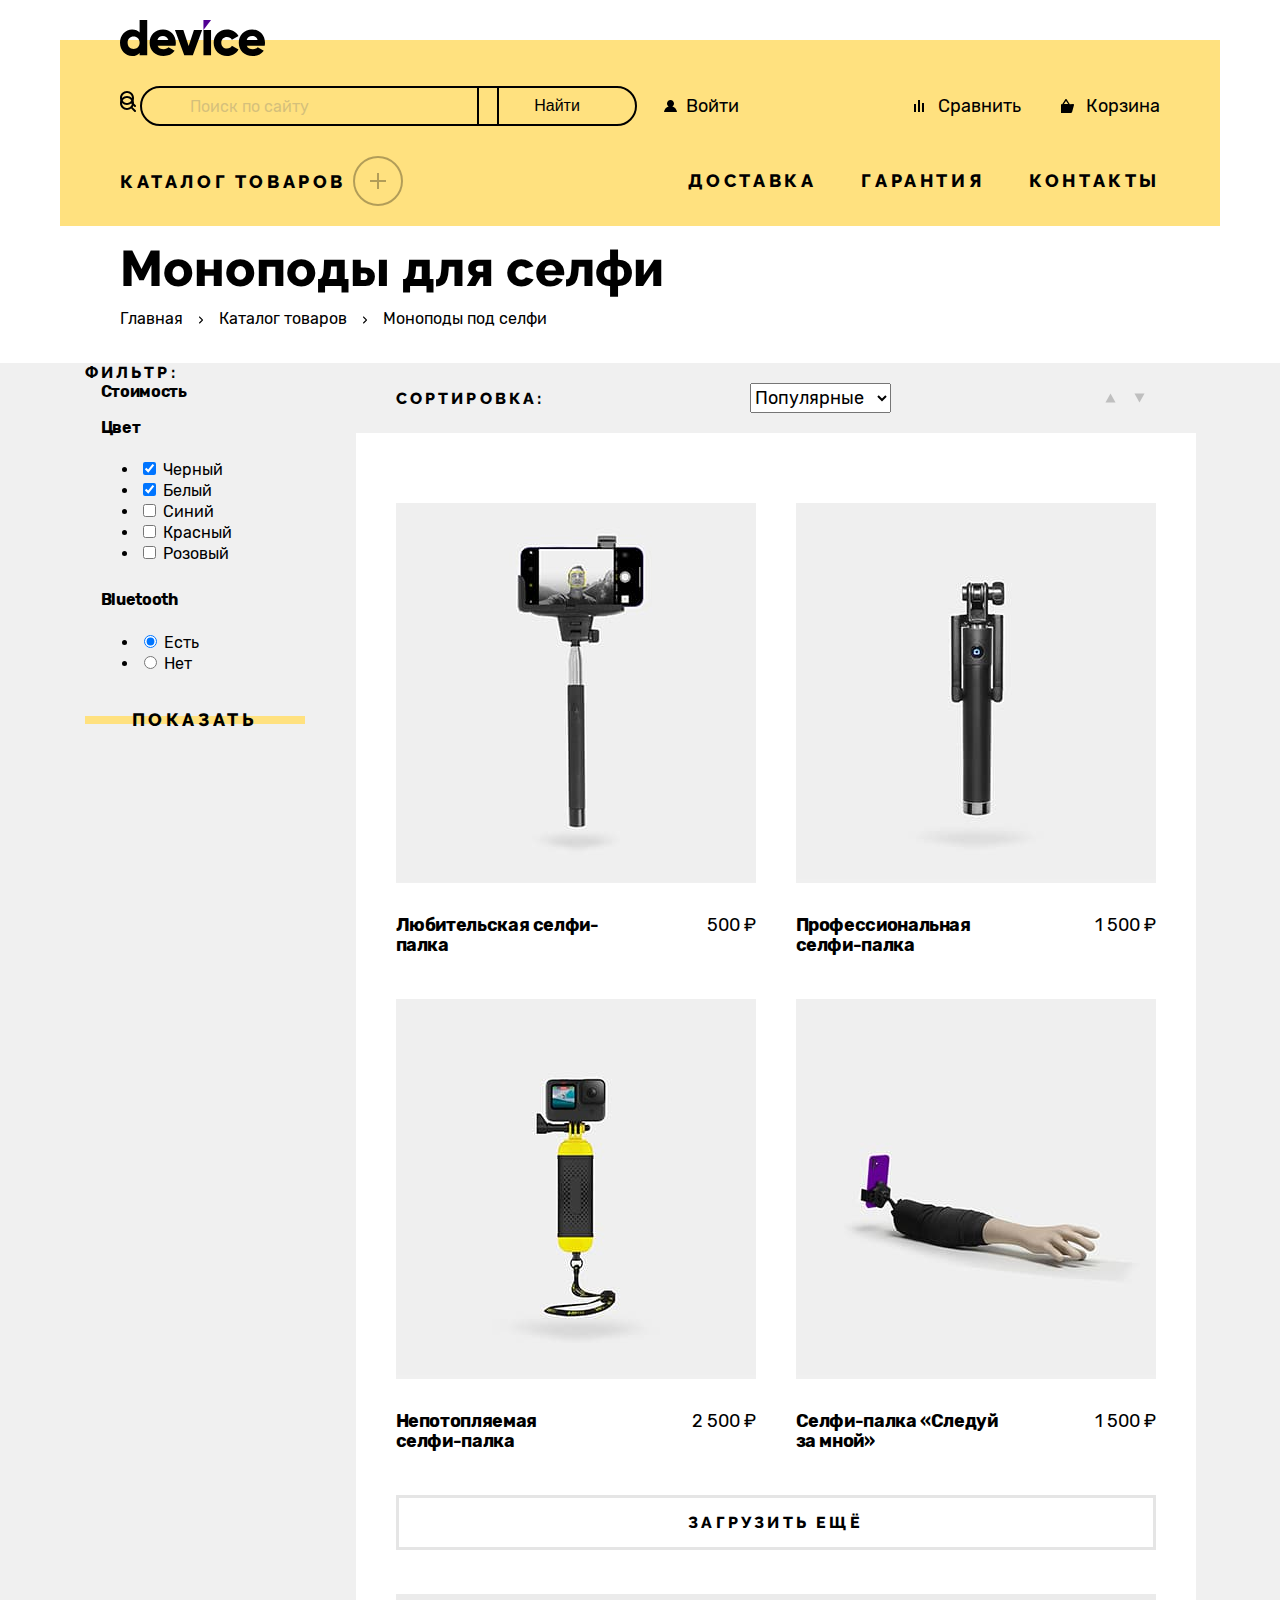
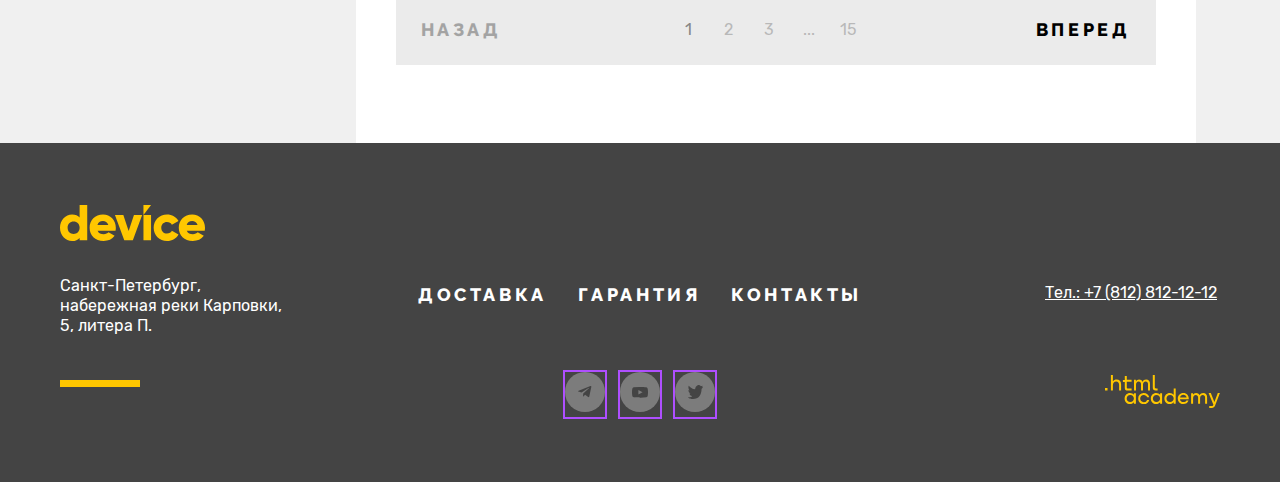
<file: 8/catalog.html>
<!DOCTYPE html>
<html lang="ru">
  <head>
    <meta charset="utf-8">
    <title>HTML Academy: Девайс</title>
    <link rel="stylesheet" href="styles/styles.css">
    <base href="https://htmlacademy-htmlcss.github.io/2257983-device-36/8/">
</head>

  <body>

    <header class="main-header">
      <h1 class="visually-hidden">Магазин Device</h1>
      <a class="header-logo-link" href="index.html">
        <svg
          class="logo-image header-logo"
          xmlns="http://www.w3.org/2000/svg"
          viewBox="0 0 145 36"
          width="145"
          height="36"
          role="img"
          aria-label="Магазин Device">
          <path fill="#000" d="M27.22 0v35.3h-7.6v-2.4c-1.7 1.9-4.1 3.1-7.51 3.1C5.5 36 0 30.2 0 22.7 0 15.2 5.5 9.4 12.1 9.4c3.41 0 5.91 1.2 7.51 3.1V0h7.6Zm-7.6 22.7c0-3.8-2.5-6.2-6.01-6.2-3.5 0-6 2.4-6 6.2 0 3.8 2.5 6.2 6 6.2 3.5-.1 6-2.4 6-6.2ZM43.73 29.2c2.1 0 3.8-.8 4.8-1.9l6.1 3.5c-2.5 3.4-6.2 5.2-11 5.2-8.6 0-14.01-5.8-14.01-13.3 0-7.5 5.4-13.3 13.4-13.3 7.41 0 12.82 5.7 12.82 13.3 0 1.1-.1 2.1-.3 3H37.63c1 2.6 3.3 3.5 6.1 3.5Zm4.6-9.1c-.8-2.9-3.1-4-5.4-4-2.9 0-4.8 1.4-5.5 4h10.9ZM82.16 10.1l-9.31 25.2h-8.6l-9.31-25.2h8.4l5.3 16 5.31-16h8.2ZM83.46 10.1h7.6v25.2h-7.6V10.1ZM93.67 22.7c0-7.5 5.7-13.3 13.4-13.3 4.9 0 9.21 2.6 11.41 6.5l-6.6 3.8c-.9-1.8-2.7-2.8-4.9-2.8-3.3 0-5.71 2.4-5.71 5.8 0 3.5 2.4 5.8 5.7 5.8 2.2 0 4.1-1.1 4.9-2.8l6.61 3.8c-2.1 3.9-6.4 6.5-11.4 6.5-7.71 0-13.41-5.8-13.41-13.3ZM132.9 29.2c2.1 0 3.8-.8 4.8-1.9l6.1 3.5c-2.5 3.4-6.2 5.2-11 5.2-8.61 0-14.02-5.8-14.02-13.3 0-7.5 5.5-13.3 13.41-13.3 7.4 0 12.81 5.7 12.81 13.3 0 1.1-.1 2.1-.3 3h-17.91c1 2.6 3.3 3.5 6.1 3.5Zm4.7-9.1c-.8-2.9-3.1-4-5.4-4-2.91 0-4.81 1.4-5.51 4h10.9Z"/>
          <path fill="#510094" d="M83.46 0v10.1L91.06 0h-7.6Z"/>
        </svg>
      </a>

      <div class="main-header-catalog-background"></div>

      <nav class="navigation">
        <div class="navigation-user">
          <form class="search-form" action="catalog.html" method="post">
            <label class="search-form-label" for="search-name">
              <span class="visually-hidden">
                Поиск
              </span>
            </label>
            <img class="search-image" src="images/icon/search.svg" width="16" height="16" alt="Поиск">
            <input class="search-field" type="search" name="search" id="search-name" placeholder="Поиск по сайту">
            <button class="search-button" type="submit">Найти</button>
          </form>

          <ul class="header-login-list">
            <li class="header-login-item header-navigation">
              <a class="header-login-link" href="#">Войти</a>
            </li>
          </ul>

          <ul class="navigation-list">
            <li class="navigation-item header-navigation">
              <a class="navigation-link navigation-link-compare" href="#">Сравнить</a>
            </li>
            <li class="navigation-item header-navigation">
              <a class="navigation-link navigation-link-card" href="#">Корзина</a>
            </li>
          </ul>
        </div>

        <div class="navigation-catalog">
          <div class="catalog-menu">
            <h2 class="catalog">Каталог товаров</h2>
            <svg class="catalog-button" width="50" height="50" viewBox="0 0 50 50" fill="none">
              <circle cx="25" cy="25" r="24" stroke="#000" stroke-width="2" opacity=".3"/>
              <g clip-path="url(#a)" opacity=".3">
                <path fill="#000" d="M33 24h-7v-7h-2v7h-7v2h7v7h2v-7h7v-2Z"/>
              </g>
              <defs>
                <path fill="#red" d="M17 17h16v16H17z"/>
              </defs>
            </svg>

            <ul class="catalog-list">
              <li class="catalog-item">
                <a class="catalog-item-link" href="#">Виртуальная реальность</a>
              </li>
              <li class="catalog-item">
                <a class="catalog-item-link" href="#">Моноподы для селфи</a>
              </li>
              <li class="catalog-item">
                <a class="catalog-item-link" href="#">Экшн-камеры</a>
              </li>
              <li class="catalog-item">
                <a class="catalog-item-link" href="#">Фитнес-браслеты</a>
              </li>
              <li class="catalog-item">
                <a class="catalog-item-link" href="#">Умные часы</a>
              </li>
              <li class="catalog-item">
                <a class="catalog-item-link" href="#">Квадрокоптеры</a>
              </li>
            </ul>

          </div>

          <ul class="menu-list">
            <li class="menu-item">
              <a class="menu-item-link" href="#">Доставка</a>
            </li>
            <li class="menu-item">
              <a class="menu-item-link" href="#">Гарантия</a>
            </li>
            <li class="menu-item">
              <a class="menu-item-link" href="#">Контакты</a>
            </li>
          </ul>
        </div>
      </nav>
    </header>

    <main class="main-inner">
      <header class="inner-header">
        <h2 class="inner-header-title">Моноподы для селфи</h2>

        <ul class="breadcrumbs-list">
          <li class="breadcrumbs-item">
            <a class="breadcrumbs-link" href="index.html">Главная</a>
          </li>
          <li class="breadcrumbs-item">
            <a class="breadcrumbs-link" href="catalog.html">Каталог товаров</a>
          </li>
          <li class="breadcrumbs-item">
            <a class="breadcrumbs-link">Моноподы под селфи</a>
          </li>
        </ul>
      </header>

      <div class="catalog-body">

        <div class="catalog-body-body">

          <div class="product-filter">
            <h2 class="visually-hidden">Фильтр товаров</h2>
            <span class="filter-title">Фильтр:</span>
            <form class="catalog-filter" action="https://echo.htmlacademy.ru/" method="get">
              <fieldset class="catalog-filter-group">
                <legend class="catalog-filter-title">Стоимость</legend>
              </fieldset>
              <fieldset class="catalog-filter-group">
                <legend class="catalog-filter-title">Цвет</legend>
                <ul class="catalog-filter-list">
                  <li class="catalog-filter-item">
                    <label class="control">
                      <input class="control-input" type="checkbox" name="black" checked> Черный
                    </label>
                  </li>
                  <li class="catalog-filter-item">
                    <label class="control">
                      <input class="control-input" type="checkbox" name="white" checked> Белый
                    </label>
                  </li>
                  <li class="catalog-filter-item">
                    <label class="control">
                      <input class="control-input" type="checkbox" name="blue"> Синий
                    </label>
                  </li>
                  <li class="catalog-filter-item">
                    <label class="control">
                      <input class="control-input" type="checkbox" name="red"> Красный
                    </label>
                  </li>
                  <li class="catalog-filter-item">
                    <label class="control">
                      <input class="control-input" type="checkbox" name="pink"> Розовый
                    </label>
                  </li>
                </ul>
              </fieldset>
              <fieldset class="catalog-filter-group">
                <legend class="catalog-filter-title">Bluetooth</legend>
                <ul class="catalog-filter-list">
                  <li class="catalog-filter-item">
                    <label class="control">
                      <input class="control-input" type="radio" name="bluetooth-group" value="yes" checked> Есть
                    </label>
                  </li>
                  <li class="catalog-filter-item">
                    <label class="control">
                      <input class="control-input" type="radio" name="bluetooth-group" value="no"> Нет
                    </label>
                  </li>
                </ul>
              </fieldset>
              <button class="button filter-button" type="submit">Показать</button>
            </form>
          </div>

          <div class="sorting-products-wrapper">
            <div class="sorting">
              <div class="sorting-wrapper">
                <span class="sorting-text">Сортировка:</span>

                <select class="select-control" aria-label="Сортировка товара">
                  <option value="popular">Популярные</option>
                  <option value="cheap">Сначала дешёвые</option>
                  <option value="expensive">Сначала дорогие</option>
                </select>

                <ul class="sort-button-list">
                  <li class="sort-button-item">
                    <a class="sort-button-item-link" href="#">
                      <span class="visually-hidden">От меньшего к большему</span>
                    </a>
                  </li>
                  <li class="sort-button-item">
                    <a class="sort-button-item-link" href="#">
                      <span class="visually-hidden">От большего к меньшему</span>
                    </a>
                </li>
                </ul>
              </div>
            </div>

            <section class="products">
              <h2 class="visually-hidden">Товары</h2>
              <div class="products-body-wrapper">
                <ul class="product-list">
                  <li class="product-item">
                    <a class="product-link" href="#">
                      <img class="product-img" src="images/products/product-1.jpg" width="360" height="380" alt="">
                      <b class="product-name">Любительская
                        селфи-палка</b>
                      <span class="product-price">500 ₽</span>
                    </a>
                  </li>
                  <li class="product-item">
                    <a class="product-link" href="#">
                      <img class="product-img" src="images/products/product-2.jpg" width="360" height="380" alt="">
                      <b class="product-name">Профессиональная
                        селфи-палка</b>
                      <span class="product-price">1 500 ₽</span>
                    </a>
                  </li>
                  <li class="product-item">
                    <a class="product-link" href="#">
                      <img class="product-img" src="images/products/product-3.jpg" width="360" height="380" alt="">
                      <b class="product-name">Непотопляемая <br>
                        селфи-палка</b>
                      <span class="product-price">2 500 ₽</span>
                    </a>

                  </li>
                  <li class="product-item">
                    <a class="product-link" href="#">
                      <img class="product-img" src="images/products/product-4.jpg" width="360" height="380" alt="">
                      <b class="product-name">Селфи-палка «Следуй за мной»</b>
                      <span class="product-price">1 500 ₽</span>
                    </a>
                  </li>
                </ul>

                <button class="button load-more" type="button">Загрузить ещё</button>

                <ul class="pagination-list">
                  <li class="pagination-item">
                    <a class="pagination-item-link-prev pagination-item-link-active" href="#">
                      <span class="pagination-item-link-text">Назад</span>
                    </a>
                  </li>

                  <li class="pagination-item">
                    <ul class="pagination-number-list">
                      <li class="pagination-number-item">
                        <a class="pagination-number-link pagination-number-link-active" href="#">1</a>
                      </li>
                      <li class="pagination-number-item">
                        <a class="pagination-number-link" href="#">2</a>
                      </li>
                      <li class="pagination-number-item">
                        <a class="pagination-number-link" href="#">3</a>
                      </li>
                      <li class="pagination-number-item">
                        <a class="pagination-number-link-other">...</a>
                      </li>
                      <li class="pagination-number-item">
                        <a class="pagination-number-link" href="#">15</a>
                      </li>
                    </ul>
                  </li>

                  <li class="pagination-item">
                    <a class="pagination-item-link-next" href="#">
                      <span class="pagination-item-link-text">Вперед</span>
                    </a>
                  </li>
                </ul>
              </div>
            </section>
          </div>
        </div>
      </div>
    </main>

    <footer class="main-footer">
      <div class="footer-wrapper">
        <div class="footer-logo-address-line">
          <h2 class="visually-hidden">Магазин Device</h2>
          <a class="footer-logo-link" href="index.html">
            <svg
              class="logo-image footer-logo"
              xmlns="http://www.w3.org/2000/svg"
              viewBox="0 0 145 36"
              width="145"
              height="36"
              role="img"
              aria-label="Магазин Device">
                <path fill="#FFC700" d="M27.22 0v35.3h-7.6v-2.4c-1.7 1.9-4.1 3.1-7.51 3.1C5.5 36 0 30.2 0 22.7 0 15.2 5.5 9.4 12.1 9.4c3.41 0 5.91 1.2 7.51 3.1V0h7.6Zm-7.6 22.7c0-3.8-2.5-6.2-6.01-6.2-3.5 0-6 2.4-6 6.2 0 3.8 2.5 6.2 6 6.2 3.5-.1 6-2.4 6-6.2ZM43.73 29.2c2.1 0 3.8-.8 4.8-1.9l6.1 3.5c-2.5 3.4-6.2 5.2-11 5.2-8.6 0-14.01-5.8-14.01-13.3 0-7.5 5.4-13.3 13.4-13.3 7.41 0 12.82 5.7 12.82 13.3 0 1.1-.1 2.1-.3 3H37.63c1 2.6 3.3 3.5 6.1 3.5Zm4.6-9.1c-.8-2.9-3.1-4-5.4-4-2.9 0-4.8 1.4-5.5 4h10.9ZM82.16 10.1l-9.31 25.2h-8.6l-9.31-25.2h8.4l5.3 16 5.31-16h8.2ZM83.46 10.1h7.6v25.2h-7.6V10.1ZM93.67 22.7c0-7.5 5.7-13.3 13.4-13.3 4.9 0 9.21 2.6 11.41 6.5l-6.6 3.8c-.9-1.8-2.7-2.8-4.9-2.8-3.3 0-5.71 2.4-5.71 5.8 0 3.5 2.4 5.8 5.7 5.8 2.2 0 4.1-1.1 4.9-2.8l6.61 3.8c-2.1 3.9-6.4 6.5-11.4 6.5-7.71 0-13.41-5.8-13.41-13.3ZM132.9 29.2c2.1 0 3.8-.8 4.8-1.9l6.1 3.5c-2.5 3.4-6.2 5.2-11 5.2-8.61 0-14.02-5.8-14.02-13.3 0-7.5 5.5-13.3 13.41-13.3 7.4 0 12.81 5.7 12.81 13.3 0 1.1-.1 2.1-.3 3h-17.91c1 2.6 3.3 3.5 6.1 3.5Zm4.7-9.1c-.8-2.9-3.1-4-5.4-4-2.91 0-4.81 1.4-5.51 4h10.9Z"/>
                <path fill="#FFC700" d="M83.46 0v10.1L91.06 0h-7.6Z"/>
            </svg>
          </a>

          <section class="footer-address">
            <h2 class="visually-hidden">Адрес</h2>
            <address class="footer-address-address">
              <p class="footer-address-text">Санкт-Петербург, набережная
                реки Карповки, 5, литера П.</p>
            </address>
          </section>
        </div>

        <div class="footer-menu-social">
          <section class="footer-menu">
            <ul class="footer-menu-list">
              <li class="footer-menu-item">
                <a class="footer-menu-link" href="">
                  <h2 class="footer-menu-title">Доставка</h2>
                </a>
              </li>
              <li class="footer-menu-item">
                <a class="footer-menu-link" href="">
                  <h2 class="footer-menu-title">Гарантия</h2>
                </a>
              </li>
              <li class="footer-menu-item">
                <a class="footer-menu-link" href="">
                  <h2 class="footer-menu-title">Контакты</h2>
                </a>
              </li>
            </ul>
          </section>

          <section class="footer-social">
            <h2 class="visually-hidden">Социальные сети</h2>

            <ul class="footer-social-list">
              <li class="footer-social-item">
                <a class="social-button" href="https://t.me/htmlacademy">
                  <svg width="40" height="40" viewBox="0 0 40 40" fill="none">
                    <circle class="social-button-svg-circle" cx="20" cy="20" r="20" fill="#fff" fill-opacity=".3"/>
                    <g>
                      <path class="social-button-svg-element" fill="#444" d="m25.44 14.07-11.82 4.56c-.8.33-.8.78-.14.98l3.03.94 7.02-4.43c.33-.2.64-.09.39.13l-5.7 5.13-.2 3.13c.3 0 .44-.14.61-.3l1.48-1.44 3.06 2.27c.57.31.97.15 1.12-.53l2-9.48c.21-.83-.3-1.2-.85-.96Z"/>
                    </g>
                    <defs>
                      <path fill="#fff" d="M13 14h14v12H13z"/>
                    </defs>
                  </svg>
                  <span class="visually-hidden">Telegram</span>
                </a>
              </li>
              <li class="footer-social-item">
                <a class="social-button" href="https://www.youtube.com/user/htmlacademyru">
                  <svg width="40" height="40" viewBox="0 0 40 40" fill="none">
                    <circle class="social-button-svg-circle" cx="20" cy="20" r="20" fill="#fff" fill-opacity=".3"/>
                    <g>
                      <path class="social-button-svg-element" fill="#444" d="M27.67 16.67c-.1-.32-.27-.61-.51-.84-.25-.24-.56-.41-.9-.5C25.01 15 20 15 20 15a51.1 51.1 0 0 0-6.26.32c-.34.09-.64.26-.9.5-.24.24-.42.53-.51.85a19.4 19.4 0 0 0-.33 3.67c0 1.22.1 2.45.33 3.66.09.32.27.61.51.85.25.23.56.4.9.5 1.27.32 6.26.32 6.26.32 2.09.02 4.18-.08 6.26-.31.34-.09.65-.26.9-.5.24-.23.42-.52.5-.84.24-1.21.35-2.44.34-3.67.02-1.23-.1-2.46-.33-3.68Zm-9.27 5.95v-4.57l4.18 2.29-4.18 2.28Z"/>
                    </g>
                    <defs>
                      <path fill="#fff" d="M12 15h16v11H12z"/>
                    </defs>
                  </svg>
                  <span class="visually-hidden">YouTube</span>
                </a>
              </li>
              <li class="footer-social-item">
                <a class="social-button" href="https://twitter.com/htmlacademy_ru">
                  <svg width="40" height="40" viewBox="0 0 40 40" fill="none">
                    <circle class="social-button-svg-circle" cx="20" cy="20" r="20" fill="#fff" fill-opacity=".3"/>
                    <path class="social-button-svg-element" fill="#444" d="M22.7 13.16c1.5-.5 2.6.3 3.2 1.1.5-.2 1.1-.4 1.7-.6 0 .8-.5 1.4-.8 1.6.7.2 1.2-.4 1.2-.4-.1.9-.9 1.7-1.4 1.9-.2 6.3-2.8 10.4-8.9 10.3h-.4c-.3 0-3.7-.4-4.3-1.8 2 .2 3.4-.4 4.1-1.1-.8-.3-2.4-.4-2.6-2.8.3.2.5.3 1.1.2-1.1-.8-2.3-1.5-2.2-3.5.3.3.9.5 1.2.4-.6-.2-1.8-3.1-.8-4.6 1.6 1.7 3.3 3.4 6.3 3.5.2-2.1 1-3.5 2.6-4.2Z"/>
                  </svg>
                  <span class="visually-hidden">Twitter</span>
                </a>
              </li>
            </ul>
          </section>
        </div>

        <div class="footer-phone-academy-link">
          <section class="footer-phone">
            <h2 class="visually-hidden">Телефон</h2>
            <address class="footer-address-phone">
              <a class="footer-phone" href="tel:+78128121212">Тел.: +7 (812) 812-12-12</a>
            </address>
          </section>
          <a class="footer-academy-link" href="https://htmlacademy.ru/">
            <svg width="115" height="33" viewBox="0 0 115 33" fill="none">
              <path class="footer-academy-svg" fill="#FFC700" d="M0 12.9v2.6h2.5v-2.6H0ZM11.6 4.5c-1.6 0-2.8.7-3.6 1.7h-.1V0h-2v15.5h2v-5.3c0-2.1 1.3-3.6 3.3-3.6 1.8 0 2.9 1.4 2.9 3.2v5.7h2V9.4c.1-3-1.8-4.9-4.5-4.9ZM26.6 4.8h-4.8V1.1h-2v3.8h-1.9v2h1.9v6c0 1.7 1 2.7 2.7 2.7h4.1v-2h-3.7c-.7 0-1.1-.4-1.1-1.1V6.8h4.8v-2ZM41.1 4.6c-1.6 0-2.9.8-3.5 2.1h-.1c-.6-1.2-1.8-2.1-3.4-2.1-1.4 0-2.5.8-3.1 1.8h-.1V4.8H29v10.6h2V10c0-2 1-3.5 2.6-3.5 1.5 0 2.4 1 2.4 2.6v6.3h2V9.8c0-2.4 1.4-3.3 2.6-3.3 1.5 0 2.4 1 2.4 2.6v6.3h2V8.9c.1-2.5-1.4-4.3-3.9-4.3ZM47.8 12.7c0 1.7 1 2.7 2.8 2.7h2v-2h-1.7c-.7 0-1.1-.4-1.1-1.1V0h-2v12.7ZM28.9 19.7c-.9-1.1-2.2-1.8-3.9-1.8-3.1 0-5.4 2.3-5.4 5.6s2.3 5.6 5.4 5.6c1.8 0 3-.8 3.8-1.9h.1v1.6h2V18.2h-2v1.5Zm-3.6 7.4c-2.2 0-3.6-1.6-3.6-3.6s1.4-3.6 3.6-3.6 3.6 1.6 3.6 3.6c0 1.9-1.4 3.6-3.6 3.6ZM44.2 22c-.5-2.4-2.6-4.1-5.4-4.1a5.4 5.4 0 0 0-5.6 5.6c0 3.1 2.2 5.6 5.6 5.6 2.8 0 4.9-1.8 5.4-4.2h-2.1a3.4 3.4 0 0 1-3.3 2.3c-2.2 0-3.6-1.6-3.6-3.6s1.4-3.6 3.6-3.6c1.6 0 2.8 1 3.3 2.2h2.1V22ZM55.1 19.7c-.9-1.1-2.2-1.8-3.9-1.8-3.1 0-5.4 2.3-5.4 5.6s2.3 5.6 5.4 5.6c1.8 0 3-.8 3.8-1.9h.1v1.6h2V18.2h-2v1.5Zm-3.6 7.4c-2.2 0-3.6-1.6-3.6-3.6s1.4-3.6 3.6-3.6 3.6 1.6 3.6 3.6c0 1.9-1.5 3.6-3.6 3.6ZM68.7 19.8c-.9-1.1-2.2-1.9-3.9-1.9-3.1 0-5.4 2.3-5.4 5.6s2.2 5.6 5.4 5.6c1.7 0 3-.8 3.8-1.8h.1v1.5h2V13.4h-2v6.4Zm-3.6 7.3c-2.2 0-3.6-1.6-3.6-3.6s1.4-3.6 3.6-3.6 3.6 1.6 3.6 3.6c-.1 2-1.5 3.6-3.6 3.6ZM78.3 17.9c-3.3 0-5.5 2.5-5.5 5.6 0 3 2.1 5.6 5.5 5.6 2.5 0 4.5-1.3 5.2-3.6h-2.1c-.5 1-1.6 1.6-3 1.6-1.9 0-3.3-1.3-3.4-2.9h8.8c.2-3.6-2-6.3-5.5-6.3Zm0 1.9c1.7 0 3 1 3.3 2.6h-6.5c.3-1.5 1.5-2.6 3.2-2.6ZM98.2 17.9c-1.6 0-2.9.8-3.6 2h-.1c-.6-1.2-1.8-2-3.4-2-1.4 0-2.5.7-3.1 1.8v-1.5h-1.9v10.6h2v-5.4c0-2 1-3.4 2.6-3.5 1.5 0 2.4 1 2.4 2.6v6.3h2v-5.6c0-2.4 1.4-3.3 2.6-3.3 1.5 0 2.4 1 2.4 2.6v6.3h2v-6.5c.1-2.6-1.4-4.4-3.9-4.4ZM109.4 27l-3.6-8.9h-2.2l4.8 11.6c-.3.9-.7 1.2-1.7 1.2h-2.5v2h2.5c1.8 0 2.8-.8 3.5-2.6l4.7-12.2h-2.1l-3.4 8.9Z"/>
            </svg>
            <span class="visually-hidden">Логотип разработчика .htmlacademy</span>
          </a>
        </div>
      </div>
    </footer>

  </body>
</html>
</file>
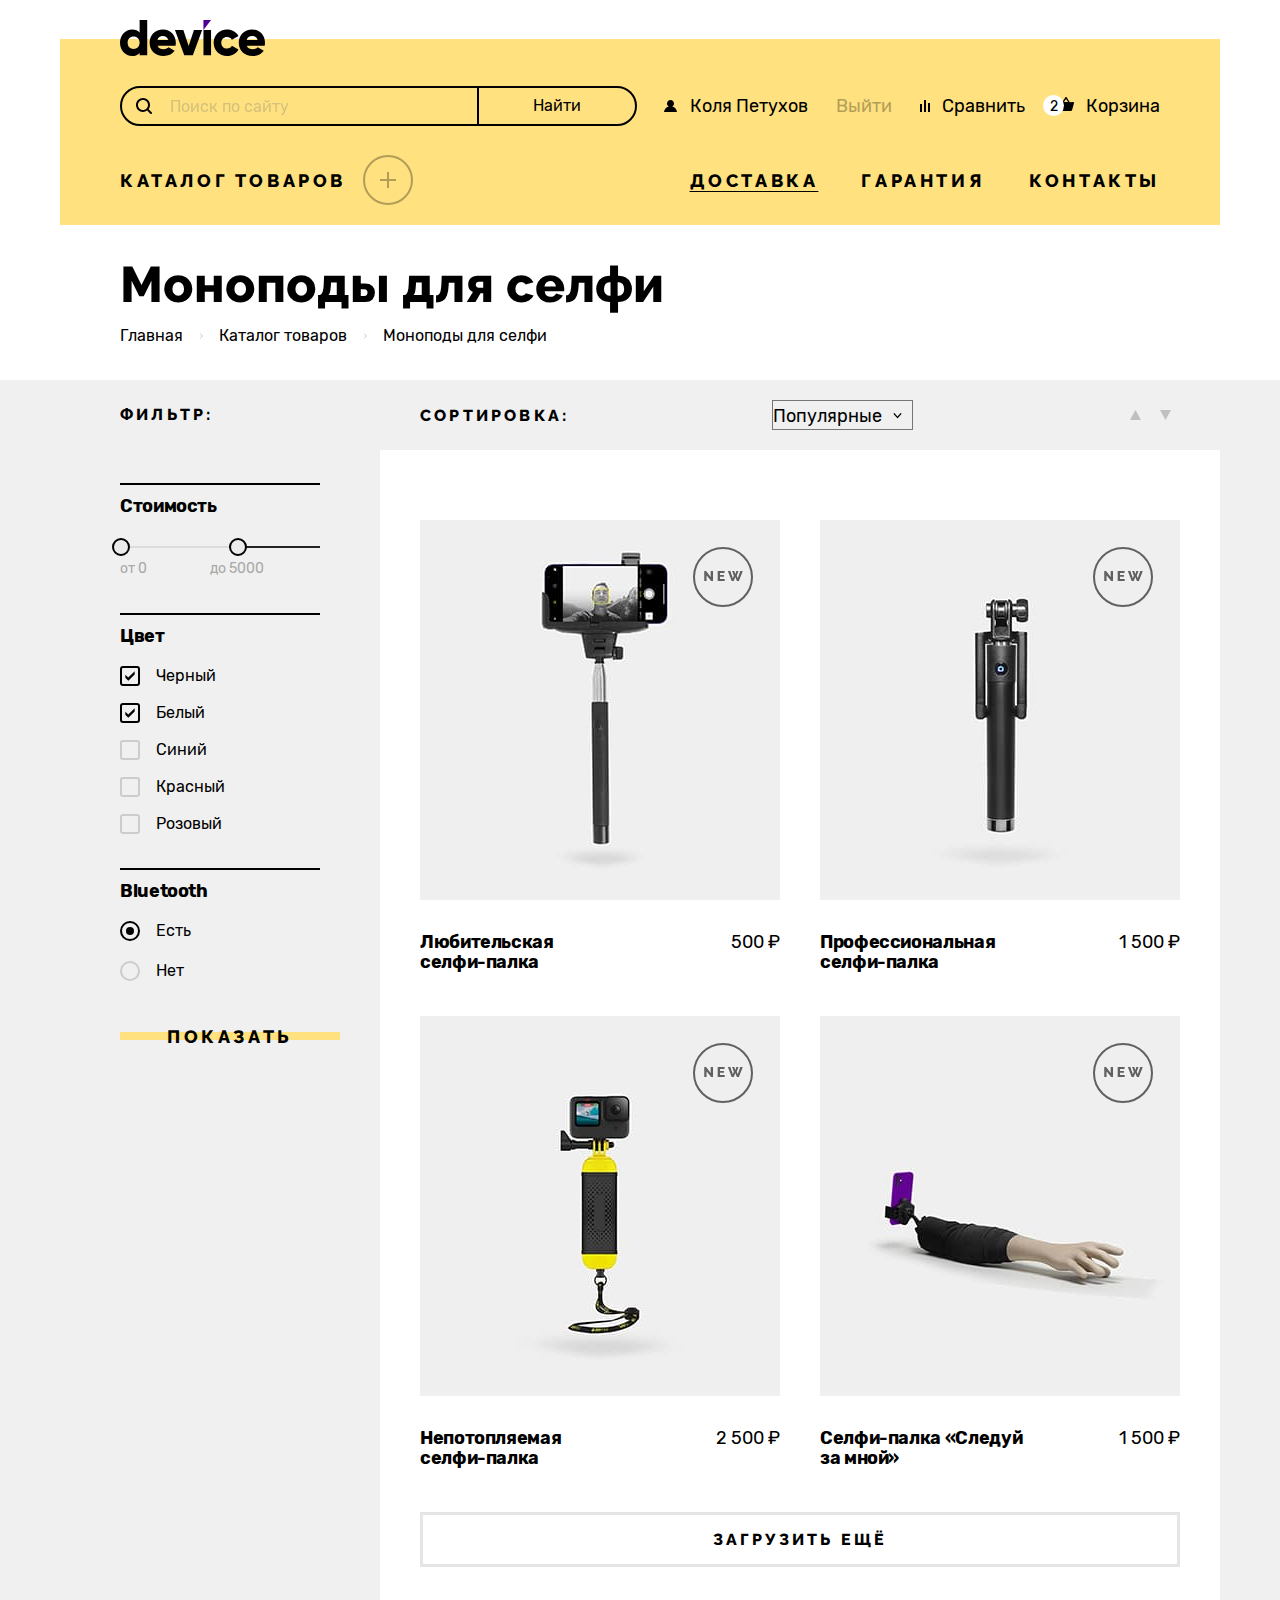
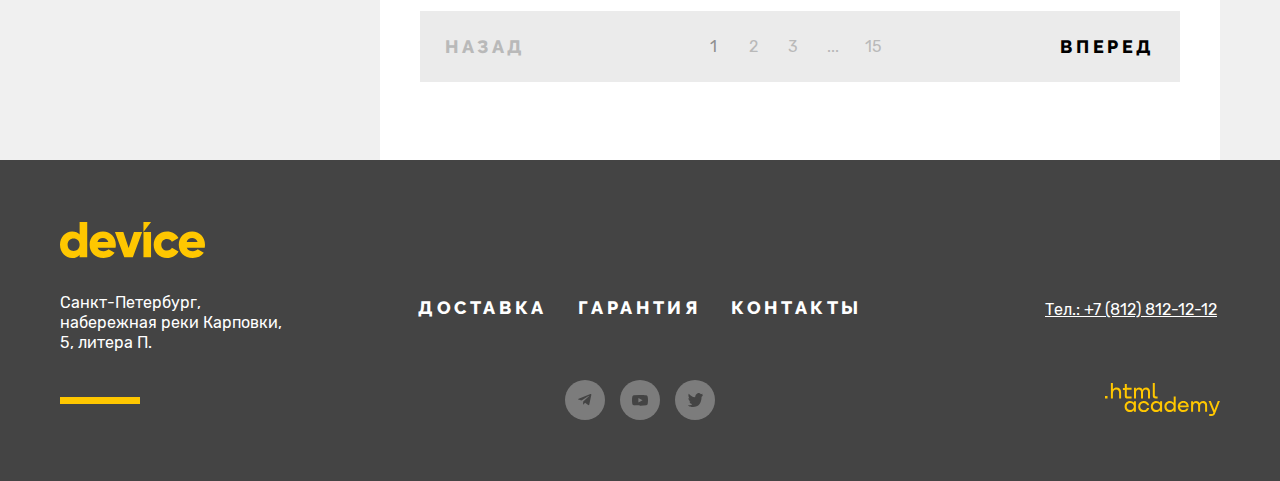
<file: 9/catalog.html>
<!DOCTYPE html>
<html lang="ru">
  <head>
    <meta charset="utf-8">
    <title>HTML Academy: Девайс</title>
    <link rel="stylesheet" href="styles/styles.css">
    <base href="https://htmlacademy-htmlcss.github.io/2257983-device-36/9/">
</head>

  <body>

    <header class="main-header">
      <h1 class="visually-hidden">Магазин Device</h1>
      <a class="logo-link header-logo-link" href="index.html"></a>

      <nav class="navigation">
        <div class="navigation-user">
          <form class="search-form" action="catalog.html" method="post">
            <label class="search-form-label" for="search-name">
              <span class="visually-hidden">
                Поиск
              </span>
              <input class="search-field" type="search" name="search" id="search-name" placeholder="Поиск по сайту">
            </label>
            <button class="search-button" type="submit">Найти</button>
          </form>

          <ul class="header-login-list">
            <li class="header-login-item header-navigation">
              <a class="header-login-link" href="#">Коля Петухов</a>
            </li>
            <li class="header-login-item header-navigation">
              <button class="header-login-logout">Выйти</button>
            </li>
          </ul>

          <ul class="navigation-list">
            <li class="navigation-item header-navigation">
              <a class="navigation-link navigation-link-compare" href="#">Сравнить</a>
            </li>
            <li class="navigation-item header-navigation">
              <a class="navigation-link navigation-link-card" href="#">
                <span class="card-counter">2</span>
                Корзина
              </a>

              <div class="basket basket-open">
                <h2 class="visually-hidden">Корзина</h2>
                <ul class="basket-list">
                  <li class="basket-item">
                    <a class="basket-item-link" href="#">
                      <img class="basket-item-img" src="images/products/product-1.jpg" alt="Любительская селфи-палка">
                      <p class="basket-item-name">Любительская селфи-палка</p>
                    </a>
                    <button class="basket-esc-button"><span class="visually-hidden">Закрыть</span></button>
                  </li>
                  <li class="basket-item">
                    <a class="basket-item-link" href="#">
                      <img class="basket-item-img" src="images/products/product-2.jpg" alt="Профессиональная селфи-палка">
                      <p class="basket-item-name">Профессиональная селфи-палка</p>
                    </a>
                    <button class="basket-esc-button"><span class="visually-hidden">Закрыть</span></button>
                  </li>
                </ul>
                <div class="basket-item-counter-price">
                  <span class="basket-item-counter">Товаров: 2</span>
                  <span class="basket-item-price">Сумма: 2000 ₽</span>
                </div>
                <button class="basket-open-button">Открыть корзину</button>
              </div>
            </li>
          </ul>
        </div>

        <ul class="navigation-bottom">
          <li class="navigation-bottom-item">
            <a class="navigation-bottom-item-link navigation-bottom-catalog" href="#">Каталог товаров
              <svg class="navigation-bottom-item-svg" xmlns="http://www.w3.org/2000/svg" width="50" height="50" viewBox="0 0 50 50" fill="none">
                <circle cx="25" cy="25" r="24" stroke="#000" stroke-width="2" opacity=".3"/>
                <g clip-path="url(#a)" opacity=".3">
                  <path fill="#000" d="M33 24h-7v-7h-2v7h-7v2h7v7h2v-7h7v-2Z"/>
                </g>
                <defs>
                  <clipPath id="a">
                    <path fill="#fff" d="M17 17h16v16H17z"/>
                  </clipPath>
                </defs>
              </svg>
            </a>
            <ul class="header-subcatalog-list">
              <li class="header-subcatalog--item">
                <ul class="header-subcatalog">
                  <li class="header-subcatalog-item">
                    <a class="header-subcatalog-link" href="#">Виртуальная реальность</a>
                  </li>
                  <li class="header-subcatalog-item">
                    <a class="header-subcatalog-link" href="#">Моноподы для селфи</a>
                  </li>
                  <li class="header-subcatalog-item">
                    <a class="header-subcatalog-link" href="#">Экшн-камеры</a>
                  </li>
                </ul>
              </li>
              <li class="header-subcatalog--item">
                <ul class="header-subcatalog">
                  <li class="header-subcatalog-item">
                    <a class="header-subcatalog-link" href="#">Фитнес-браслеты</a>
                  </li>
                  <li class="header-subcatalog-item">
                    <a class="header-subcatalog-link" href="#">Умные часы</a>
                  </li>
                </ul>
              </li>
              <li class="header-subcatalog--item">
                <ul class="header-subcatalog">
                  <li class="header-subcatalog-item">
                    <a class="header-subcatalog-link" href="#">Квадрокоптеры</a>
                  </li>

                </ul>
              </li>
            </ul>
          </li>
          <li class="navigation-bottom-item">
            <a class="navigation-bottom-item-link navigation-bottom-item-link-active" href="#">Доставка</a>
          </li>
          <li class="navigation-bottom-item">
            <a class="navigation-bottom-item-link" href="#">Гарантия</a>
          </li>
          <li class="navigation-bottom-item">
            <a class="navigation-bottom-item-link" href="#">Контакты</a>
          </li>
        </ul>
      </nav>
    </header>

    <main class="main-inner">
      <header class="inner-header">
        <h2 class="inner-header-title">Моноподы для селфи</h2>

        <ul class="breadcrumbs-list">
          <li class="breadcrumbs-item">
            <a class="breadcrumbs-link" href="index.html">Главная</a>
          </li>
          <li class="breadcrumbs-item">
            <a class="breadcrumbs-link" href="catalog.html">Каталог товаров</a>
          </li>
          <li class="breadcrumbs-item">
            <a class="breadcrumbs-link" href="#">Моноподы для селфи</a>
          </li>
        </ul>
      </header>

      <div class="catalog-body">

        <div class="catalog-body-body">

          <div class="product-filter">
            <h2 class="visually-hidden">Фильтр товаров</h2>
            <span class="filter-title">Фильтр:</span>
            <form class="catalog-filter" action="https://echo.htmlacademy.ru/" method="get">

              <fieldset class="catalog-filter-group">
                <legend class="catalog-filter-title">Стоимость</legend>
                <div class="range-slider">
                  <div class="range-scale">
                    <div class="range-bar" style="left: 0px; width: 119px;">
                      <button class="range-button range-button-min">
                        <span class="visually-hidden">Изменить минимальную цену</span>
                      </button>
                      <button class="range-button range-button-max">
                        <span class="visually-hidden">Изменить максимальную цену</span>
                      </button>
                    </div>
                  </div>
                  <div class="range-input-wrapper">
                    <label class="range-input-label" for="range-min">от
                      <input class="range-input" id="range-min" type="number" name="min-cost" value="0">
                    </label>
                    <label class="range-input-label" for="range-max">до
                      <input class="range-input" id="range-max" type="number" name="max-cost" value="5000">
                    </label>
                  </div>
                </div>
              </fieldset>

              <fieldset class="catalog-filter-group">
                <legend class="catalog-filter-title">Цвет</legend>
                <ul class="catalog-filter-list">
                  <li class="filter-check">
                    <label class="control">
                      <input class="visually-hidden control-input" type="checkbox" name="black" checked>
                      <span class="control-mark"></span>
                      <span class="control-label">Черный</span>
                    </label>
                  </li>
                  <li class="filter-check">
                    <label class="control">
                      <input class="visually-hidden control-input" type="checkbox" name="white" checked>
                      <span class="control-mark"></span>
                      <span class="control-label">Белый</span>
                    </label>
                  </li>
                  <li class="filter-check">
                    <label class="control">
                      <input class="visually-hidden control-input" type="checkbox" name="blue">
                      <span class="control-mark"></span>
                      <span class="control-label">Синий</span>
                    </label>
                  </li>
                  <li class="filter-check">
                    <label class="control">
                      <input class="visually-hidden control-input" type="checkbox" name="red">
                      <span class="control-mark"></span>
                      <span class="control-label">Красный</span>
                    </label>
                  </li>
                  <li class="filter-check">
                    <label class="control">
                      <input class="visually-hidden control-input" type="checkbox" name="pink">
                      <span class="control-mark"></span>
                      <span class="control-label">Розовый</span>
                    </label>
                  </li>
                </ul>
              </fieldset>
              <fieldset class="catalog-filter-group">
                <legend class="catalog-filter-title">Bluetooth</legend>
                <ul class="catalog-filter-list">
                  <li class="filter-radio">
                    <label class="control">
                      <input class="visually-hidden control-input" type="radio" name="bluetooth-group" value="yes" checked>
                      <span class="control-mark"></span>
                      <span class="control-label">Есть</span>
                    </label>
                  </li>
                  <li class="filter-radio">
                    <label class="control">
                      <input class="visually-hidden control-input" type="radio" name="bluetooth-group" value="no">
                      <span class="control-mark"></span>
                      <span class="control-label">Нет</span>
                    </label>
                  </li>
                </ul>
              </fieldset>

              <button class="button filter-button" type="submit">Показать</button>
            </form>
          </div>

          <div class="sorting-products-wrapper">
            <div class="sorting">
              <div class="sorting-wrapper">
                <span class="sorting-text">Сортировка:</span>

                <select class="select-control" aria-label="Сортировка товара">
                  <option value="popular">Популярные</option>
                  <option value="cheap">Сначала дешёвые</option>
                  <option value="expensive">Сначала дорогие</option>
                </select>

                <ul class="sort-button-list">
                  <li class="sort-button-item">
                    <a class="sort-button-item-link" href="#">
                      <svg class="sort-button-item-svg" width="12" height="10" viewBox="0 0 12 10" fill="#C0C0C0">
                        <path d="m6 0 5.5 10H.5"/>
                      </svg>
                      <span class="visually-hidden">От меньшего к большему</span>
                    </a>
                  </li>
                  <li class="sort-button-item">
                    <a class="sort-button-item-link" href="#">
                      <svg class="sort-button-item-svg" width="12" height="10" viewBox="0 0 12 10" fill="#C0C0C0">
                        <path d="m6 0 5.5 10H.5"/>
                      </svg>
                      <span class="visually-hidden">От большего к меньшему</span>
                    </a>
                </li>
                </ul>
              </div>
            </div>

            <section class="products">
              <h2 class="visually-hidden">Товары</h2>
              <div class="products-body-wrapper">
                <ul class="product-list">
                  <li class="product-item">
                    <a class="product-link" href="#">
                      <img class="product-img" src="images/products/product-1.jpg" width="360" height="380" alt="">
                      <b class="product-name">Любительская <br>
                        селфи-палка</b>
                      <span class="product-price">500 ₽</span>
                      <span class="button product-item-more-text">Подробнее</span>
                      <svg class="product-item-new" width="60" height="60" fill="none">
                        <circle cx="30" cy="30" r="29" stroke="#000" stroke-opacity=".6" stroke-width="2"/>
                        <path fill="#000" fill-opacity=".6" d="M13.56 28.32V34h-2.3v-9.94h1.83l4.6 5.85v-5.85H20V34H18.1l-4.55-5.68Zm18.12 3.66V34h-6.99v-9.94h6.86v2.02h-4.56V28h3.92v1.86h-3.92v2.11h4.69Zm7.47-7.9h2.11l1.04 3.17 1.03-3.18h2.13l-1.7 4.62 1.02 2.65 2.49-7.28h2.5L45.9 34h-2l-1.6-3.9-1.6 3.9h-2l-3.86-9.94h2.49l2.5 7.28.98-2.65-1.66-4.62Z"/>
                      </svg>
                    </a>
                  </li>
                  <li class="product-item">
                    <a class="product-link" href="#">
                      <img class="product-img" src="images/products/product-2.jpg" width="360" height="380" alt="">
                      <b class="product-name">Профессиональная
                        селфи-палка</b>
                      <span class="product-price">1 500 ₽</span>
                      <span class="button product-item-more-text">Подробнее</span>
                      <svg class="product-item-new" width="60" height="60" fill="none">
                        <circle cx="30" cy="30" r="29" stroke="#000" stroke-opacity=".6" stroke-width="2"/>
                        <path fill="#000" fill-opacity=".6" d="M13.56 28.32V34h-2.3v-9.94h1.83l4.6 5.85v-5.85H20V34H18.1l-4.55-5.68Zm18.12 3.66V34h-6.99v-9.94h6.86v2.02h-4.56V28h3.92v1.86h-3.92v2.11h4.69Zm7.47-7.9h2.11l1.04 3.17 1.03-3.18h2.13l-1.7 4.62 1.02 2.65 2.49-7.28h2.5L45.9 34h-2l-1.6-3.9-1.6 3.9h-2l-3.86-9.94h2.49l2.5 7.28.98-2.65-1.66-4.62Z"/>
                      </svg>
                    </a>
                  </li>
                  <li class="product-item">
                    <a class="product-link" href="#">
                      <img class="product-img" src="images/products/product-3.jpg" width="360" height="380" alt="">
                      <b class="product-name">Непотопляемая <br>
                        селфи-палка</b>
                      <span class="product-price">2 500 ₽</span>
                      <span class="button product-item-more-text">Подробнее</span>
                      <svg class="product-item-new" width="60" height="60" fill="none">
                        <circle cx="30" cy="30" r="29" stroke="#000" stroke-opacity=".6" stroke-width="2"/>
                        <path fill="#000" fill-opacity=".6" d="M13.56 28.32V34h-2.3v-9.94h1.83l4.6 5.85v-5.85H20V34H18.1l-4.55-5.68Zm18.12 3.66V34h-6.99v-9.94h6.86v2.02h-4.56V28h3.92v1.86h-3.92v2.11h4.69Zm7.47-7.9h2.11l1.04 3.17 1.03-3.18h2.13l-1.7 4.62 1.02 2.65 2.49-7.28h2.5L45.9 34h-2l-1.6-3.9-1.6 3.9h-2l-3.86-9.94h2.49l2.5 7.28.98-2.65-1.66-4.62Z"/>
                      </svg>
                    </a>
                  </li>
                  <li class="product-item">
                    <a class="product-link" href="#">
                      <img class="product-img" src="images/products/product-4.jpg" width="360" height="380" alt="">
                      <b class="product-name">Селфи-палка «Следуй <br>
                        за мной»
                      </b>
                      <span class="product-price">1 500 ₽</span>
                      <span class="button product-item-more-text">Подробнее</span>
                      <svg class="product-item-new" width="60" height="60" fill="none">
                        <circle cx="30" cy="30" r="29" stroke="#000" stroke-opacity=".6" stroke-width="2"/>
                        <path fill="#000" fill-opacity=".6" d="M13.56 28.32V34h-2.3v-9.94h1.83l4.6 5.85v-5.85H20V34H18.1l-4.55-5.68Zm18.12 3.66V34h-6.99v-9.94h6.86v2.02h-4.56V28h3.92v1.86h-3.92v2.11h4.69Zm7.47-7.9h2.11l1.04 3.17 1.03-3.18h2.13l-1.7 4.62 1.02 2.65 2.49-7.28h2.5L45.9 34h-2l-1.6-3.9-1.6 3.9h-2l-3.86-9.94h2.49l2.5 7.28.98-2.65-1.66-4.62Z"/>
                      </svg>
                    </a>
                  </li>
                </ul>

                <button class="button load-more" type="button">Загрузить ещё</button>

                <ul class="pagination-list">
                  <li class="pagination-item">
                    <a class="pagination-item-link-prev pagination-item-link-active" href="#">
                      <span class="pagination-item-link-text">Назад</span>
                    </a>
                  </li>

                  <li class="pagination-item">
                    <ul class="pagination-number-list">
                      <li class="pagination-number-item">
                        <a class="pagination-number-link pagination-number-link-active" href="#">1</a>
                      </li>
                      <li class="pagination-number-item">
                        <a class="pagination-number-link" href="#">2</a>
                      </li>
                      <li class="pagination-number-item">
                        <a class="pagination-number-link" href="#">3</a>
                      </li>
                      <li class="pagination-number-item">
                        <a class="pagination-number-link-other">...</a>
                      </li>
                      <li class="pagination-number-item">
                        <a class="pagination-number-link" href="#">15</a>
                      </li>
                    </ul>
                  </li>

                  <li class="pagination-item">
                    <a class="pagination-item-link-next" href="#">
                      <span class="pagination-item-link-text">Вперед</span>
                    </a>
                  </li>
                </ul>
              </div>
            </section>
          </div>
        </div>
      </div>
    </main>

    <footer class="main-footer">
      <div class="footer-wrapper">
        <div class="footer-logo-address-line">
          <h2 class="visually-hidden">Магазин Device</h2>
          <a class="logo-link footer-logo-link" href="index.html"></a>

          <section class="footer-address">
            <h2 class="visually-hidden">Адрес</h2>
            <address class="footer-address-address">
              <p class="footer-address-text">Санкт-Петербург, набережная
                реки Карповки, 5, литера П.</p>
            </address>
          </section>
        </div>

        <div class="footer-menu-social">
          <section class="footer-menu">
            <h2 class="visually-hidden">Сервисы</h2>
            <ul class="footer-menu-list">
              <li class="footer-menu-item">
                <a class="footer-menu-link" href="#">Доставка</a>
              </li>
              <li class="footer-menu-item">
                <a class="footer-menu-link" href="#">Гарантия</a>
              </li>
              <li class="footer-menu-item">
                <a class="footer-menu-link" href="#">Контакты</a>
              </li>
            </ul>
          </section>

          <section class="footer-social">
            <h2 class="visually-hidden">Социальные сети</h2>

            <ul class="footer-social-list">
              <li class="footer-social-item">
                <a class="social-button" href="https://t.me/htmlacademy">
                  <svg class="social-button-svg" width="40" height="40" viewBox="0 0 40 40" fill="none">
                    <circle class="social-button-svg-circle" cx="20" cy="20" r="20" fill="#fff" fill-opacity=".3"/>
                    <g>
                      <path class="social-button-svg-element" fill="#444" d="m25.44 14.07-11.82 4.56c-.8.33-.8.78-.14.98l3.03.94 7.02-4.43c.33-.2.64-.09.39.13l-5.7 5.13-.2 3.13c.3 0 .44-.14.61-.3l1.48-1.44 3.06 2.27c.57.31.97.15 1.12-.53l2-9.48c.21-.83-.3-1.2-.85-.96Z"/>
                    </g>
                    <defs>
                      <path fill="#fff" d="M13 14h14v12H13z"/>
                    </defs>
                  </svg>
                  <span class="visually-hidden">Telegram</span>
                </a>
              </li>
              <li class="footer-social-item">
                <a class="social-button" href="https://www.youtube.com/user/htmlacademyru">
                  <svg class="social-button-svg" width="40" height="40" viewBox="0 0 40 40" fill="none">
                    <circle class="social-button-svg-circle" cx="20" cy="20" r="20" fill="#fff" fill-opacity=".3"/>
                    <g>
                      <path class="social-button-svg-element" fill="#444" d="M27.67 16.67c-.1-.32-.27-.61-.51-.84-.25-.24-.56-.41-.9-.5C25.01 15 20 15 20 15a51.1 51.1 0 0 0-6.26.32c-.34.09-.64.26-.9.5-.24.24-.42.53-.51.85a19.4 19.4 0 0 0-.33 3.67c0 1.22.1 2.45.33 3.66.09.32.27.61.51.85.25.23.56.4.9.5 1.27.32 6.26.32 6.26.32 2.09.02 4.18-.08 6.26-.31.34-.09.65-.26.9-.5.24-.23.42-.52.5-.84.24-1.21.35-2.44.34-3.67.02-1.23-.1-2.46-.33-3.68Zm-9.27 5.95v-4.57l4.18 2.29-4.18 2.28Z"/>
                    </g>
                    <defs>
                      <path fill="#fff" d="M12 15h16v11H12z"/>
                    </defs>
                  </svg>
                  <span class="visually-hidden">YouTube</span>
                </a>
              </li>
              <li class="footer-social-item">
                <a class="social-button" href="https://twitter.com/htmlacademy_ru">
                  <svg class="social-button-svg" width="40" height="40" viewBox="0 0 40 40" fill="none">
                    <circle class="social-button-svg-circle" cx="20" cy="20" r="20" fill="#fff" fill-opacity=".3"/>
                    <path class="social-button-svg-element" fill="#444" d="M22.7 13.16c1.5-.5 2.6.3 3.2 1.1.5-.2 1.1-.4 1.7-.6 0 .8-.5 1.4-.8 1.6.7.2 1.2-.4 1.2-.4-.1.9-.9 1.7-1.4 1.9-.2 6.3-2.8 10.4-8.9 10.3h-.4c-.3 0-3.7-.4-4.3-1.8 2 .2 3.4-.4 4.1-1.1-.8-.3-2.4-.4-2.6-2.8.3.2.5.3 1.1.2-1.1-.8-2.3-1.5-2.2-3.5.3.3.9.5 1.2.4-.6-.2-1.8-3.1-.8-4.6 1.6 1.7 3.3 3.4 6.3 3.5.2-2.1 1-3.5 2.6-4.2Z"/>
                  </svg>
                  <span class="visually-hidden">Twitter</span>
                </a>
              </li>
            </ul>
          </section>
        </div>

        <div class="footer-phone-academy-link">
          <section class="footer-phone">
            <h2 class="visually-hidden">Телефон</h2>
            <address class="footer-address-phone">
              <a class="footer-phone" href="tel:+78128121212">Тел.: +7 (812) 812-12-12</a>
            </address>
          </section>
          <a class="footer-academy-link" href="https://htmlacademy.ru/">
            <svg class="footer-academy-svg" width="115" height="33" viewBox="0 0 115 33" fill="#FFC700">
              <path d="M0 12.9v2.6h2.5v-2.6H0ZM11.6 4.5c-1.6 0-2.8.7-3.6 1.7h-.1V0h-2v15.5h2v-5.3c0-2.1 1.3-3.6 3.3-3.6 1.8 0 2.9 1.4 2.9 3.2v5.7h2V9.4c.1-3-1.8-4.9-4.5-4.9ZM26.6 4.8h-4.8V1.1h-2v3.8h-1.9v2h1.9v6c0 1.7 1 2.7 2.7 2.7h4.1v-2h-3.7c-.7 0-1.1-.4-1.1-1.1V6.8h4.8v-2ZM41.1 4.6c-1.6 0-2.9.8-3.5 2.1h-.1c-.6-1.2-1.8-2.1-3.4-2.1-1.4 0-2.5.8-3.1 1.8h-.1V4.8H29v10.6h2V10c0-2 1-3.5 2.6-3.5 1.5 0 2.4 1 2.4 2.6v6.3h2V9.8c0-2.4 1.4-3.3 2.6-3.3 1.5 0 2.4 1 2.4 2.6v6.3h2V8.9c.1-2.5-1.4-4.3-3.9-4.3ZM47.8 12.7c0 1.7 1 2.7 2.8 2.7h2v-2h-1.7c-.7 0-1.1-.4-1.1-1.1V0h-2v12.7ZM28.9 19.7c-.9-1.1-2.2-1.8-3.9-1.8-3.1 0-5.4 2.3-5.4 5.6s2.3 5.6 5.4 5.6c1.8 0 3-.8 3.8-1.9h.1v1.6h2V18.2h-2v1.5Zm-3.6 7.4c-2.2 0-3.6-1.6-3.6-3.6s1.4-3.6 3.6-3.6 3.6 1.6 3.6 3.6c0 1.9-1.4 3.6-3.6 3.6ZM44.2 22c-.5-2.4-2.6-4.1-5.4-4.1a5.4 5.4 0 0 0-5.6 5.6c0 3.1 2.2 5.6 5.6 5.6 2.8 0 4.9-1.8 5.4-4.2h-2.1a3.4 3.4 0 0 1-3.3 2.3c-2.2 0-3.6-1.6-3.6-3.6s1.4-3.6 3.6-3.6c1.6 0 2.8 1 3.3 2.2h2.1V22ZM55.1 19.7c-.9-1.1-2.2-1.8-3.9-1.8-3.1 0-5.4 2.3-5.4 5.6s2.3 5.6 5.4 5.6c1.8 0 3-.8 3.8-1.9h.1v1.6h2V18.2h-2v1.5Zm-3.6 7.4c-2.2 0-3.6-1.6-3.6-3.6s1.4-3.6 3.6-3.6 3.6 1.6 3.6 3.6c0 1.9-1.5 3.6-3.6 3.6ZM68.7 19.8c-.9-1.1-2.2-1.9-3.9-1.9-3.1 0-5.4 2.3-5.4 5.6s2.2 5.6 5.4 5.6c1.7 0 3-.8 3.8-1.8h.1v1.5h2V13.4h-2v6.4Zm-3.6 7.3c-2.2 0-3.6-1.6-3.6-3.6s1.4-3.6 3.6-3.6 3.6 1.6 3.6 3.6c-.1 2-1.5 3.6-3.6 3.6ZM78.3 17.9c-3.3 0-5.5 2.5-5.5 5.6 0 3 2.1 5.6 5.5 5.6 2.5 0 4.5-1.3 5.2-3.6h-2.1c-.5 1-1.6 1.6-3 1.6-1.9 0-3.3-1.3-3.4-2.9h8.8c.2-3.6-2-6.3-5.5-6.3Zm0 1.9c1.7 0 3 1 3.3 2.6h-6.5c.3-1.5 1.5-2.6 3.2-2.6ZM98.2 17.9c-1.6 0-2.9.8-3.6 2h-.1c-.6-1.2-1.8-2-3.4-2-1.4 0-2.5.7-3.1 1.8v-1.5h-1.9v10.6h2v-5.4c0-2 1-3.4 2.6-3.5 1.5 0 2.4 1 2.4 2.6v6.3h2v-5.6c0-2.4 1.4-3.3 2.6-3.3 1.5 0 2.4 1 2.4 2.6v6.3h2v-6.5c.1-2.6-1.4-4.4-3.9-4.4ZM109.4 27l-3.6-8.9h-2.2l4.8 11.6c-.3.9-.7 1.2-1.7 1.2h-2.5v2h2.5c1.8 0 2.8-.8 3.5-2.6l4.7-12.2h-2.1l-3.4 8.9Z"/>
            </svg>
            <span class="visually-hidden">Логотип разработчика .htmlacademy</span>
          </a>
        </div>
      </div>
    </footer>

  </body>
</html>
</file>
<file: styles/styles.css>
@font-face {
  font-family: "Raleway";
  font-style: normal;
  font-weight: 800;
  src: url("../fonts/raleway/raleway-800.woff2") format("woff2");
  font-display: swap;
}

@font-face {
  font-family: "Rubic";
  font-style: normal;
  font-weight: 400;
  src: url("../fonts/rubik/rubik-400.woff2") format("woff2");
  font-display: swap;
}

@font-face {
  font-family: "Rubic";
  font-style: normal;
  font-weight: 700;
  src: url("../fonts/rubik/rubik-700.woff2") format("woff2");
  font-display: swap;
}

html {
  height: 100%;
}

body {
  font-family: "Rubic", sans-serif;
  font-style: normal;
  font-weight: 400;
  font-size: 18px;
  line-height: 30px;

  min-width: 1440px;
  margin: 0;
  color: #444444;
  background-color: #ffffff;

  display: flex;
  flex-direction: column;
  min-height: 100%;
}

img {
  max-width: 100%;
  object-fit: contain;
}

.visually-hidden {
  position: absolute;
  width: 1px;
  height: 1px;
  margin: -1px;
  padding: 0;
  border: 0;
  clip: rect(0 0 0 0);
  overflow: hidden;
}

/*index.html*/

/*Хедер*/

.main-header {
  width: 1040px;
  margin: 40px auto -17px;
  padding: 10px 60px 19px;
  background-color: #ffe17f;
}

.main-header-index {
  padding-bottom: 133px;
  margin-bottom: -150px;

}

.header-logo-link {
  display: block;
  width: fit-content;
  transform: translateY(-30px);
}

.logo-svg {
  display: block;
}

.logo-link:hover {
  opacity: .6;
}

.logo-link:active {
  opacity: .3;
}

.logo-link:focus-visible {
  outline: 2px solid #af4fff;
}

.navigation-user {
  width: 1040px;
  margin: 0 auto;
  margin-bottom: 30px;

  display: flex;
  align-items: center;
}

.search-form {
  position: relative;
  width: 517px;
  height: 40px;
}

.search-field {
  width: 359px;
  height: 40px;
  padding: 0;
  padding-left: 48px;
  border: 2px solid #000000;
  border-radius: 50px 0 0 50px;
  background-color: inherit;

  background-image: url("../images/icon/search.svg");
  background-size: 16px 16px;
  background-repeat: no-repeat;
  background-position: left 14px center;

  font-family: "Rubic", sans-serif;
  font-size: 18px;
  line-height: 30px;
  color: #444444;
}

.search-field::placeholder {
  font-size: 16px;
  line-height: 20px;
  opacity: .3;
}

.search-field:focus-visible {
  outline: none;
}

.search-field:disabled {
  opacity: .1;
}

.search-form-label:focus-within {
  outline: 2px solid #af4fff;
  outline-offset: 2px;
}

.search-button {
  width: 160px;
  height: 40px;
  padding: 0;
  position: absolute;
  right: 0px;
  border: 2px solid #000000;
  border-radius: 0 50px 50px 0;
  cursor: pointer;
  background-color: inherit;
  overflow: hidden;

  font-family: "Rubic", sans-serif;
  font-size: 16px;
  line-height: 20px;
}

.search-button:hover {
  background-color: #000000;
  color: #ffffff;
}

.search-button:active {
  color: #4c4c4c;
}

.search-button:focus-visible {
  outline: 2px solid #af4fff;
  outline-offset: 2px;
}

.header-login-list {
  width: 231px;
  margin: 0 26px;
  padding: 0;
  list-style: none;

  display: flex;
}

.header-login-item:first-child {
  min-width: 81px;
  max-width: 146px;
  margin-right: 28px;
}

.header-login-link {
  padding: 5px 0 5px 27px;
  text-decoration: none;
  color: #000000;
  display: block;
  position: relative;

  white-space: nowrap;
  overflow: hidden;
  text-overflow: ellipsis;
}

.header-login-link::before {
  content: "";
  position: absolute;
  display: block;
  top: 14px;
  left: 0;

  height: 12px;
  width: 13px;
  -webkit-mask: url("../images/icon/login.svg");
  mask: url("../images/icon/login.svg");
  background-color: #000000;
}

.header-login-link:hover {
  opacity: .6;
}

.header-login-link:active {
  opacity: .3;
}

.header-login-link:focus-visible {
  outline: 2px solid #af4fff;
}

.header-login-logout {
  display: block;
  width: 56px;
  padding: 5px 0;
  border: none;
  color: #b39e59;
  background-color: inherit;
  cursor: pointer;

  white-space: nowrap;
  overflow: hidden;
  text-overflow: ellipsis;

  font-family: "Rubic", sans-serif;
  font-size: 18px;
  line-height: 30px;
}

.header-login-logout:focus-visible {
  outline: 2px solid #af4fff;
}

.navigation-list {
  margin: 0;
  padding: 0;

  display: flex;
}

.navigation-item {
  display: inline;
}

.navigation-link {
  text-decoration: none;
  color: #000000;
}

.navigation-link:hover {
  opacity: .6;
}

.navigation-link:active {
  opacity: .3;
}

.navigation-link:focus-visible {
  outline: 2px solid #af4fff;
}

.navigation-item:not(:last-child) {
  width: 105px;
  margin-right: 18px;
}

.navigation-item:last-child {
  width: 117px;
  position: relative;
}

.navigation-link-compare {
  padding: 5px 0 5px 22px;
  display: block;
  white-space: nowrap;
  overflow: hidden;
  text-overflow: ellipsis;

  background-image: url("../images/icon/compare.svg");
  background-repeat: no-repeat;
  background-size: 10px 12px;
  background-position: center left 0px;
}

.navigation-link-card {
  display: block;
  white-space: nowrap;
  overflow: hidden;
  text-overflow: ellipsis;
  padding: 5px 0 5px 43px;

  background-image: url("../images/icon/card.svg");
  background-repeat: no-repeat;
  background-size: 16px 14px;
  background-position: top 11px left 15px;
}

.card-counter {
  box-sizing: border-box;
  display: block;
  white-space: nowrap;
  overflow: hidden;
  text-overflow: ellipsis;
  font-size: 14px;
  line-height: 17px;
  text-align: center;
  padding: 2.5px 0;
  width: 21px;
  height: 21px;
  border-radius: 50%;
  background-color: #ffffff;

  position: absolute;
  left: 0;
  top: 9.5px;
}

.basket {
  width: 320px;
  min-height: 301px;
  position: absolute;
  top: 41px;
  left: -126px;
  z-index: 2;
  background-color: #000000;
  display: none;
}

/* Закрытая корзина, будет открываться при клике
.basket-open {
  display: block;
}*/

.basket::before {
  content: "";
  position: absolute;
  top: -5px;
  left: 153px;

  border-style: solid;
  border-width: 0 7px 6px 7px;
  border-color: #000000 transparent;
}

.basket-list {
  margin: 0;
  padding: 0;
  width: 320px;
}

.basket-item {
  list-style: none;
  height: 100%;
  padding: 20px;

  display: flex;
}

.basket-item:not(:last-child) {
  border-bottom: 1px solid #191919;
}

.basket-item-link {
  width: 213px;
  height: 100%;
  text-decoration: none;
  display: flex;
}

.basket-item-link:hover {
  opacity: .6;
}

.basket-item-link:active {
  opacity: .3;
}

.basket-item-link:focus-visible {
  outline: 2px solid #af4fff;
}

.basket-item-img {
  margin-right: 23px;
}

.basket-item-name {
  width: 151px;
  min-height: 40px;
  margin: 0;
  font-size: 16px;
  line-height: 20px;
  color: #ffffff;
}

.basket-esc-button {
  width: 10px;
  height: 10px;
  padding: 0;
  margin-left: auto;
  position: relative;
  border: none;
  cursor: pointer;
  background-color: inherit;
}

.basket-esc-button::before {
  content: "";
  position: absolute;
  display: block;
  width: 2px;
  height: 12px;
  top: -1px;
  left: 4px;
  transform: rotate(45deg);
  background-color: #ffffff;
}

.basket-esc-button::after {
  content: "";
  position: absolute;
  display: block;
  width: 2px;
  height: 12px;
  top: -1px;
  left: 4px;
  transform: rotate(-45deg);
  background-color: #ffffff;
}

.basket-esc-button:hover {
  opacity: .6;
}

.basket-esc-button:active {
  opacity: .3;
}

.basket-esc-button:focus-visible {
  outline: 2px solid #af4fff;
}

.basket-item-counter-price {
  width: 100%;
  background-color: #1a1a1a;
  box-sizing: border-box;
  padding: 12px 20px;

  font-size: 16px;
  line-height: 20px;
  color: #ffffff;

  display: flex;
  align-items: center;
  justify-content: space-between;
}

.basket-open-button {
  width: 280px;
  border: none;
  padding: 14.5px;
  margin: 20px;
  cursor: pointer;
  background-color: #ffffff;
  color: #000000;

  font-family: "Raleway", sans-serif;
  font-weight: 800;
  font-size: 18px;
  line-height: 21px;
  letter-spacing: 0.2em;
  text-transform: uppercase;
}

.basket-open-button:hover {
  background-color: #ffe17f;
}

.basket-open-button:active {
  opacity: .3;
}

.basket-open-button:focus-visible {
  outline: 2px solid #af4fff;
}

.navigation-bottom {
  width: 1040px;
  margin: 0;
  padding: 0;
  list-style: none;
  position: relative;
  z-index: 1;

  display: flex;
  flex-wrap: wrap;
}

.navigation-bottom-item {
  width: 294px;
}

.navigation-bottom-item:last-child {
  align-self: center;
}

.navigation-bottom-item-end {
  max-width: 200px;
}

.navigation-bottom-item-link {
  font-family: "Raleway", sans-serif;
  font-weight: 800;
  line-height: 21px;
  letter-spacing: 0.2em;

  text-transform: uppercase;
  text-decoration: none;
  color: #000000;
}

.navigation-bottom-catalog {
  display: block;
  padding: 15px 67px 15px 0;
  position: relative;
}

.navigation-bottom-item:focus-within .header-subcatalog-list {
  display: block;
}

.navigation-bottom-catalog:focus-visible {
  outline: 2px solid #af4fff;
}

.navigation-bottom-end {
  display: flex;
  justify-content: flex-end;
  align-items: center;
  flex-wrap: wrap;
  gap: 10px 44px;

  width: 746px;
  padding: 0;
  list-style: none;
}

.navigation-bottom-item-link-active {
  padding-bottom: 2px;
  text-decoration: underline;
  text-underline-offset: 4px;
}

.navigation-bottom-item-end:hover {
  opacity: .6;
}

.navigation-bottom-item-end:active {
  opacity: .3;
}

.navigation-bottom-item-end .navigation-bottom-item-link:focus-visible {
  outline: 2px solid #af4fff;
}

.header-subcatalog-list {
  width: 1160px;
  min-height: 180px;
  margin: 0 auto;
  padding: 26px 60px 27px;
  position: absolute;
  box-sizing: border-box;
  left: -60px;
  top: 32px;
  background-color: #ffe17f;

  display: none;
}

.header-subcatalog--item {
  list-style: none;
  display: inline-flex;
}

.header-subcatalog--item:first-child {
  width: 222px;
  margin-right: 26px;
}

.header-subcatalog--item:nth-child(2),
.header-subcatalog--item:nth-child(3) {
  width: 205px;
  margin-right: 1px;
}

.header-subcatalog {
  margin: 0;
  padding: 0;
}

.header-subcatalog-item {
  list-style: none;
  margin-bottom: 19px;
}

.header-subcatalog-link {
  display: block;
  font-size: 16px;
  line-height: 18px;
  text-decoration: none;
  color: #000000;
}

.header-subcatalog-link:hover {
  opacity: .6;
}

.header-subcatalog-link:active {
  opacity: .3;
}

.header-subcatalog-link:focus-visible {
  outline: 2px solid #af4fff;
}

.navigation-bottom-catalog::after {
  content: "";
  position: absolute;
  top: 0;
  right: 0;
  z-index: 1;

  width: 50px;
  height: 50px;
  box-sizing: border-box;
  border: 2px solid #000000;
  border-radius: 50%;
  opacity: .3;

  background-image: url("../images/icon/product-button-plus.svg");
  background-size: 16px 16px;
  background-repeat: no-repeat;
  background-position: center;
}

.navigation-bottom-item:hover .navigation-bottom-catalog::after {
  opacity: 1;
}

.navigation-bottom-item:focus-within .navigation-bottom-catalog::after {
  background-image: url("../images/icon/product-button-minus.svg");
  background-size: 16px 2px;
  background-repeat: no-repeat;
  background-position: center;
}

/*Слайдер*/

.main-index {
  width: 1440px;
  margin: 0 auto;
  flex-grow: 1;
}

.product-slider {
  margin-bottom: 69px;
  position: relative;
}

.slider-pagination-list {
  padding: 0;
  margin: 0;
  position: absolute;
  bottom: 0;
  left: 144px;
  width: calc(1440px - 144px - 144px);
  list-style: none;

  display: flex;
  flex-wrap: wrap;
  justify-content: center;
}

.slider-pagination-item {
  display: inline;
}

.slider-pagination-item:not(:last-child) {
  margin-right: 20px;
}

.slider-pagination-item:focus-within {
  outline: 2px solid #af4fff;
  outline-offset: 2px;
}

.slider-pagination-item-link {
  display: block;
  width: 12px;
  height: 12px;
  padding: 0;
  border: 2px solid #000000;
  border-radius: 50%;
  background-color: inherit;
  cursor: pointer;
}

.slider-pagination-item-link:hover {
  opacity: .6;
}

.slider-pagination-item-link:active {
  opacity: .3;
}

.slider-pagination-item-link-active {
  display: block;
  background-color: #000000;
  outline: none;
}

.product-one,
.product-two,
.product-three {
  width: 1160px;
  margin: 0 auto;
  display: flex;
  justify-content: space-between;
}

.product-wrapper {
  width: 560px;
  height: 560px;
}

.product-prev {
  position: absolute;
  margin: 211px auto 289px 30px;

  content: "";
  background-image: url("../images/icon/arrow-slider.svg");
  height: 60px;
  width: 20px;
  transform: rotate(180deg);
}

.product-next {
  position: absolute;
  margin: 211px auto 289px -20px;

  content: "";
  background-image: url("../images/icon/arrow-slider.svg");
  background-repeat: no-repeat;
  height: 60px;
  width: 20px;
}

.slider-arrow {
  border: none;
  background-color: inherit;
  cursor: pointer;
}

.slider-arrow:hover {
  opacity: .6;
}

.slider-arrow:active {
  opacity: .3;
}

.slider-arrow:focus-visible {
  outline: 2px solid #af4fff;
}

.description-wrapper {
  width: 560px;
  position: relative;
}

.product-number {
  display: inline-block;
  position: absolute;
  top: 8px;
  right: 49px;
  max-width: 300px;
  overflow: hidden;
  white-space: nowrap;

  font-weight: 700;
  font-size: 180px;
  line-height: 180px;
  color: #ffffff;
}

.product-title {
  margin: 0;
  margin-top: 121px;
  margin-bottom: 29px;
  position: inherit;

  font-family: "Raleway", sans-serif;
  font-weight: 800;
  font-size: 50px;
  line-height: 50px;
  color: #000000;
}

.product-description {
  margin: 0;
  margin-bottom: 50px;
}

.button {
  font-family: "Raleway", sans-serif;
  font-weight: 800;
  font-size: 18px;
  line-height: 21px;
  letter-spacing: 0.2em;
  text-align: center;
  text-transform: uppercase;
  padding: 10px 0;
  color: #000000;
  background-color: inherit;
  border: none;
  cursor: pointer;
}

.properties-button {
  box-sizing: border-box;
  display: block;
  width: 220px;

  text-decoration: none;
  padding-top: 10px;
  padding-bottom: 10px;
  margin-bottom: 50px;
  position: relative;
}

.properties-button:not(:last-child) {
  margin-bottom: 10px;
  margin-right: 15px;
}

.properties-button::before {
  content: "";
  position: absolute;
  width: 100%;
  height: 8px;
  background-color: #ffe17f;
  top: 40%;
  bottom: 40%;
  left: 0%;
  z-index: -1;
}

.properties-button:hover::before {
  height: 100%;
  top: 0%;
  transition: .3s;
}

.properties-button:active:before {
  background-color: #ffcc33;
}

.properties-button:focus-visible {
  outline: 2px solid #af4fff;
}

.properties-list {
  margin: 50px 0 38px 0;
  padding: 0;
  list-style: none;

  display: flex;
  flex-wrap: wrap;
  gap: 20px;
}

.properties-item {
  display: flex;
  flex-direction: column;
  gap: 12px;

  max-width: 180px;
}

.properties {
  font-size: 36px;
  line-height: 30px;
  color: #000000;
}

.properties-description {
  max-width: 280px;
  display: flex;
  flex-wrap: wrap;
  font-size: 16px;
}

/*Категории товаров*/

.category {
  margin-bottom: 70px;
}

.category-list {
  width: 1160px;
  margin: 0 auto;
  padding: 0;
  display: grid;
  grid-template-columns: repeat(auto-fit, 160px);
  gap: 10px 40px;
}

.category-item {
  width: 160px;
  list-style: none;
}

.category-item-link {
  display: block;
  height: 100%;
  text-decoration: none;
  color: #000000;
}

.category-item-link::before {
  content: "";
  display: block;
  width: 160px;
  height: 160px;
  background-color: #ffe17f;
}

.category-item-link-glasses:before {
  content: "";

  background-image: url("../images/category/virtual-reality-glasses.svg");
  background-repeat: no-repeat;
  background-position: center;
}

.category-item-link-monopod:before {
  content: "";

  background-image: url("../images/category/monopod.svg");
  background-repeat: no-repeat;
  background-position: center bottom;
}

.category-item-link-camera:before {
  content: "";

  background-image: url("../images/category/action-camera.svg");
  background-repeat: no-repeat;
  background-position: center;
}

.category-item-link-fitness:before {
  content: "";

  background-image: url("../images/category/fitness-tracker.svg");
  background-repeat: no-repeat;
  background-position: center;
}

.category-item-link-watch:before {
  content: "";

  background-image: url("../images/category/smart-watch.svg");
  background-repeat: no-repeat;
  background-position: center;
}

.category-item-link-quadrocopter:before {
  content: "";

  background-image: url("../images/category/quadrocopter.svg");
  background-repeat: no-repeat;
  background-position: center;
}

.category-item-description {
  font-family: "Raleway", sans-serif;
  font-weight: 800;
  font-size: 18px;
  line-height: 24px;
  letter-spacing: -0.02em;

  margin: 0;
  padding: 32px 0 13px 0;
}

.category-item-link:hover::before {
  background-color: #ffc700;
}

.category-item-link:active {
  opacity: .3;
}

.category-item-link:focus-visible {
  outline: 2px solid #af4fff;
}

/*Сервисы*/

.services-slider {
  width: 1160px;
  display: flex;
  position: relative;
  z-index: 0;

  margin: 0 auto;
  margin-bottom: 70px;
  padding: 0 140px 72px;
  background: linear-gradient(to bottom, transparent 102px, #f0f0f0 102px);
}

.services-button-wrapper {
  border-right: 7px solid #000000;

  display: flex;
  flex-direction: column;
  justify-content: center;
  align-items: flex-start;
}

.services-button-list {
  margin: 0;
  padding: 63px 0;
}

.services-button-item {
  margin: 0;
  padding: 0;
  list-style: none;
}

.services-button-item:not(:last-child) {
  margin-bottom: 35px;
}

.services-button {
  width: 160px;
  overflow: hidden;
  position: relative;
  cursor: pointer;
}

.services-button::before {
  content: "";
  position: absolute;
  width: 100%;
  height: 8px;
  background-color: #ffe17f;
  top: 40%;
  bottom: 40%;
  left: 0%;
  z-index: -1;
}

.services-button:hover::before {
  height: 100%;
  top: 0%;
  transition: .3s;
}

.services-button:active::before {
  background-color: #ffcc33;
}

.services-button:focus-visible {
  outline: 2px solid #af4fff;
}

/*Активная кнопка*/
.services-button-item-active {
  width: 280px;
  background-color: #000000;
}

.services-button-active {
  color: #ffe17f;
}

.services-button-active:hover {
  width: 280px;
  padding-right: 25px;
  transition: .3s;
}

.services-button-active:focus-visible {
  outline: none;
}

.services-button-item-active:focus-within {
  outline: 2px solid #af4fff;
}

.services-text {
  width: calc(1160px - 287px);
}

.services-delivery-wrapper {
  padding: 73px 304px 72px 116px;

  background-image: url("../images/icon/courier.svg");
  background-repeat: no-repeat;
  background-size: 136px 164px;
  background-position: center right 63px;
}

.services-garanty-wrapper {
  padding: 72.5px 28px 72.5px 116px;
  padding-right: 254px;

  background-image: url("../images/icon/garanty.svg");
  background-repeat: no-repeat;
  background-size: 171px 195px;
  background-position: center right 0;
}

.services-credit-wrapper {
  padding: 72.5px 28px 72.5px 116px;
  padding-right: 282px;

  background-image: url("../images/icon/credit.svg");
  background-repeat: no-repeat;
  background-size: 156px 189px;
  background-position: center right 0;
}

.services-title {
  font-family: "Raleway", sans-serif;
  font-weight: 800;
  font-size: 50px;
  line-height: 50px;
  margin: 0;
  padding-bottom: 34px;
  color: #000000;
}

.services-description {
  margin: 0;
}

/*Доставка*/

.delivery-popup-link {
  display: block;
  width: 1160px;

  box-sizing: border-box;
  margin: 0 auto;
  margin-bottom: 70px;
  padding: 40px 135px;
  position: relative;

  font-family: "Raleway", sans-serif;
  font-weight: 800;
  font-size: 20px;
  line-height: 20px;
  text-align: center;
  letter-spacing: 0.2em;
  text-transform: uppercase;
  text-align: center;
  text-decoration: none;
  color: #000000;
  background-color: #f0f0f0;
}

.delivery-popup-link::before {
  content: "";
  width: 125px;
  height: 100%;
  position: absolute;
  left: 0;
  top: 0;
  background-color: #ffe17f;

  background-image: url("../images/icon/delivery-car.svg");
  background-repeat: no-repeat;
  background-size: 47px 31px;
  background-position: center;
}

.delivery-popup-link:after {
  content: "";
  width: 40px;
  height: 40px;
  position: absolute;
  top: calc((100% - 40px)/2);
  right: 42.5px;
  border-radius: 50%;
  background-color: #e6e6e6;

  background-image: url("../images/icon/info-gray.svg");
  background-repeat: no-repeat;
  background-size: 2px 12px;
  background-position: center;
}

.delivery-popup-link:hover::before {
  background-color: #ffc700;
}

.delivery-popup-link:hover:after {
  background-image: url("../images/icon/info-black.svg");
  background-repeat: no-repeat;
  background-size: 2px 12px;
  background-position: center;
}

.delivery-popup-link:active {
  opacity: .3;
}

.delivery-popup-link:focus-visible {
  outline: 2px solid #af4fff;
  outline-offset: 2px;
}

/*О нас*/

.about-us-contacts-wrapper {
  width: 1160px;
  margin: 0 auto;
  margin-bottom: 67px;
  display: flex;
  justify-content: space-between;
}

.about-us {
  width: 520px;
  position: relative;

  display: flex;
  flex-direction: column;
}

.about-us::before {
  position: absolute;
  content: "";
  width: 84px;
  height: 7px;
  background-color: #000000;
}

.about-us-title {
  font-family: "Raleway", sans-serif;
  font-weight: 800;
  font-size: 50px;
  line-height: 50px;
  color: #000000;

  margin: 47px auto 48px 0;
}

.about-us-text {
  margin: 0;
  margin-bottom: 30px;
}

.about-us-text:nth-of-type(2) {
  margin-bottom: 27px;
}

.delivery-company-list {
  margin: 0;
  margin-left: 22px;
  margin-bottom: 30px;
  padding: 0;
}

.delivery-company-item {
  font-weight: 700;
  line-height: 20px;
  letter-spacing: -0.02em;
  padding-left: 14px;
  color: #000000;
}

.delivery-company-item:not(:last-child) {
  margin-bottom: 17px;
}

.delivery-company-item::marker {
  font-size: 1.4em;
  color: #ffc700;
}

.about-us-button {
  box-sizing: border-box;
  display: block;
  width: 270px;
  text-decoration: none;
  padding-top: 10px;
  padding-bottom: 10px;
  position: relative;
}

.about-us-button:not(:last-child) {
  margin-bottom: 10px;
}

.about-us-button::before {
  content: "";
  position: absolute;
  width: 100%;
  height: 8px;
  background-color: #ffe17f;
  top: 40%;
  bottom: 40%;
  left: 0%;
  z-index: -1;
}

.about-us-button:hover::before {
  height: 100%;
  top: 0%;
  transition: .3s;
}

.about-us-button:active::before {
  background-color: #ffcc33;
}

.about-us-button:focus-visible {
  outline: 2px solid #af4fff;
}

/*Контакты*/

.contacts {
  width: 532px;
  position: relative;

  display: flex;
  flex-direction: column;
}

.contacts::before {
  position: absolute;
  content: "";
  width: 84px;
  height: 7px;
  background-color: #000000;
}

.contacts-title {
  font-family: "Raleway", sans-serif;
  font-weight: 800;
  font-size: 50px;
  line-height: 50px;
  color: #000000;
  margin: 47px auto 48px 0;
}

.contacts-text {
  margin: 0;
  margin-bottom: 30px;
}

.contacts-adress {
  font-weight: 700;
  font-size: 24px;
  margin: 0;
  margin-bottom: 15px;
}

.contacts-address-address {
  margin-bottom: 30px;
}

.contacts-adress-text {
  font-style: normal;
  margin: 0;
}

.contacts-phone {
  font-style: normal;
  color: #444444;
}

.contacts-phone:focus-visible {
  outline: 2px solid #af4fff;
}

.contacts-schedule {
  font-weight: 700;
  font-size: 24px;
  margin: 0;
  margin-bottom: 15px;
}

.contacts-schedule-list {
  margin: 0;
  margin-bottom: 30px;
  padding: 0;
}

.contacts-schedule-item {
  list-style: none;
}

.contacts-button {
  box-sizing: border-box;
  display: block;
  width: 259px;

  text-decoration: none;
  padding-top: 10px;
  padding-bottom: 10px;
  position: relative;
}

.contacts-button:not(:last-child) {
  margin-bottom: 10px;
}

.contacts-button::before {
  content: "";
  position: absolute;
  width: 100%;
  height: 8px;
  background-color: #ffe17f;
  top: 40%;
  bottom: 40%;
  left: 0%;
  z-index: -1;
}

.contacts-button:hover::before {
  height: 100%;
  top: 0%;
  transition: .3s;
}

.contacts-button:active::before {
  background-color: #ffcc33;
}

.contacts-button:focus-visible {
  outline: 2px solid #af4fff;
}

/*Подписка*/

.subscribe {
  background-color: #f0f0f0;
}

.distribution-wrapper {
  width: 1160px;
  display: flex;

  padding: 64px 133px 144px 147px;
}

.subscribe-title {
  font-family: "Raleway", sans-serif;
  font-weight: 800;
  font-size: 50px;
  line-height: 50px;
  display: block;
  width: 500px;
  margin: 0;
  margin-right: auto;
  color: #000000;
}

.subscribe-text {
  width: 560px;
  margin: 0;
  padding-top: 10px;
}

.subscribe-wrapper {
  width: 1158px;
  display: flex;
  align-items: center;
  margin: 0 auto;
  padding-bottom: 56px;
}

.subscribe-form {
  display: flex;
  flex-flow: wrap-reverse;
}

.subscribe-field {
  width: 557px;
  height: 57px;
  padding: 0;
  padding-left: 16px;
  border: none;
  box-sizing: border-box;
  border-bottom: 3px solid #c4c4c4;
  background-color: inherit;

  font-family: "Rubic", sans-serif;
  font-size: 18px;
  line-height: 30px;
  color: #444444;
}

.subscribe-field::placeholder {
  opacity: 0.5;
}

.subscribe-field:focus {
  background-color: #dcdcdc;
  outline: none;
}

.subscribe-field:invalid:not(:placeholder-shown) {
  border-bottom: 3px solid #ff3d3d;
}

.subscribe-field:disabled {
  opacity: .1;
}

.subscribe-button {
  width: 253px;
  padding: 15.6px 0;
  border: 3px solid #c4c4c4;
  background-color: inherit;
}

.subscribe-button:hover {
  background-color: #000000;
  border-color: #000000;
  color: #ffffff;
}

.subscribe-button:active {
  color: #4c4c4c;
}

.subscribe-button:focus-visible {
  outline: 2px solid #af4fff;
  outline-offset: 2px;
}

.subscribe-button:disabled {
  opacity: .3;
}

.subscribe-free {
  display: block;
  max-width: 200px;
  margin-left: auto;
  position: relative;
}

.subscribe-free::before {
  position: absolute;
  content: url("../images/icon/check.svg");
  background-size: 14px 14px;
  background-repeat: no-repeat;
  left: -30.5px;
}

/*Футер*/

.main-footer {
  background-color: #444444;
  color: #ffffff;
}

.footer-wrapper {
  width: 1160px;
  margin: 0 auto;
  position: relative;

  display: flex;
}

.footer-logo-address-line {
  width: 239px;
  margin: 62px 119px 61px 0;
  padding-bottom: 35px;

  display: flex;
  flex-direction: column;
}

.footer-logo-link {
  display: block;
  width: fit-content;
  margin-bottom: 35px;
}

.footer-address-text {
  position: relative;
  font-style: normal;
  font-size: 16px;
  line-height: 20px;
  margin: 0;
}

.footer-wrapper::before {
  position: absolute;
  display: block;
  content: "";
  width: 80px;
  height: 7px;
  background-color: #ffc700;
  bottom:77px;
  left: 0;
}

.footer-menu-social {
  width: 444px;
  margin: 137px auto 61px 0;

  display: flex;
  flex-direction: column;
}

.footer-menu {
  margin-bottom: 62px;
}

.footer-menu-list {
  width: 444px;
  list-style: none;
  margin: 0;
  padding: 0;

  display: flex;
  gap: 10px 30px;
  justify-content: center;
  flex-wrap: wrap;
}

.footer-menu-link {
  font-family: "Raleway", sans-serif;
  font-size: 18px;
  line-height: 21px;
  letter-spacing: 0.2em;
  text-transform: uppercase;

  max-width: 140px;
  margin: 0;
  display: block;
  text-decoration: none;
  color: #ffffff;
}

.footer-menu-link:focus-visible {
  outline: 2px solid #af4fff;
}

.footer-menu-link:hover {
  color: #ffc700;
  text-decoration: underline;
  text-underline-offset: 7px;
}

.footer-menu-link:active {
  opacity: .3;
}

.footer-social-list {
  padding: 0;
  margin: 0;
  list-style: none;

  display: flex;
  flex-wrap: wrap;
  gap: 15px;
  justify-content: center;
}

.footer-social-item {
  margin: 0;
}

.social-button {
  display: flex;
  justify-content: center;
  align-items: center;
  width: 40px;
  height: 40px;
  background-color: #7c7c7c;
  border-radius: 50%;
}

.telegram::after {
  content: "";
  width: 14px;
  height: 12px;
  background-image: url("../images/icon/social-telegram.svg");
  background-repeat: no-repeat;
}

 .youtube::after {
  content: "";
  width: 16px;
  height: 11px;
  background-image: url("../images/icon/social-youtube.svg");
  background-repeat: no-repeat;
}

 .twitter::after {
  content: "";
  width: 16px;
  height: 14px;
  background-image: url("../images/icon/social-twitter.svg");
  background-repeat: no-repeat;
}

 .social-button:hover {
  background-color: #ffc700;
}

 .telegram:active::after,
 .youtube:active::after,
 .twitter:active::after {
  opacity: .3;
}

.social-button:focus-visible {
  outline: none;
}

.footer-social-item:focus-within {
  outline: 2px solid #af4fff;
  outline-offset: 2px;
}

.footer-phone-academy-link {
  width: 175px;
  margin: 140px 0 65px 0;

  display: flex;
  flex-direction: column;
}

.footer-phone {
  width: 175px;
  font-style: normal;
  font-size: 16px;
  line-height: 20px;
  margin-bottom: 63px;
  color: #ffffff;
}

.footer-phone:hover {
  color: #ffc700;
}

.footer-phone:active {
  opacity: .3;
}

.footer-phone:focus-visible {
  outline: 2px solid #af4fff;
}

.footer-academy-link {
  display: block;
  margin-left: auto;
}

.footer-academy-link:focus-visible {
  outline: 2px solid #af4fff;
}

.footer-academy-svg {
  display: block;
}

 .footer-academy-svg:hover .footer-academy-svg-color {
  fill: #ffffff;
}

.footer-academy-svg:active {
  opacity: .3;
}

/*Модальное окно*/
.modal-container {
  position: fixed;
  top: 0;
  left: 0;
  display: flex;
  width: 100%;
  height: 100%;
  background-color: rgba(248, 246, 246, 0.8);
  z-index: 3;
  display: none;
}

.modal-delivery {
  position: relative;
  margin: auto;
  width: 920px;
  background-color: #ffffff;
  box-sizing: border-box;
  border: 10px solid #000000;
  padding: 62px 70px;
}

/*Модальное окно. 1-ая строка*/
.modal-delivery-header {
  width: 760px;
  margin-bottom: 42px;

  display: flex;
  justify-content: space-between;
  align-items: flex-start;
}

.modal-delivery-title {
  font-family: "Raleway", sans-serif;
  font-weight: 800;
  font-size: 50px;
  line-height: 50px;

  max-width: 730px;
  margin: 0;
  color: #000000;
}

/*Модальное окно. Кнопка выход*/
.delivery-esc-button {
  width: 26px;
  height: 26px;
  background-color: inherit;
  border: 0;
  padding: 0;
  cursor: pointer;

  background-image: url("../images/icon/esc.svg");
  background-repeat: no-repeat;
  background-size: 26px 26px;
}

.delivery-esc-button:hover {
  opacity: .6;
}

.delivery-esc-button:active {
  opacity: .3;
}

.delivery-esc-button:focus-visible {
  outline: 2px solid #af4fff;
  outline-offset: 2px;
}

/*Модальное окно. 2 строка*/
.delivery-name-email {
  width: 760px;
  margin-bottom: 42px;

  display: flex;
  gap: 40px;
}

.delivery-form-header {
  width: 360px;

  display: flex;
  flex-direction: column;
  justify-content: end;
}

.delivery-label {
  font-weight: 700;
  line-height: 20px;
  letter-spacing: -0.02em;
  margin-bottom: 14px;
  color: #000000;
}

.delivery-input {
  height: 60px;
  box-sizing: border-box;
  padding: 0;
  padding-left: 20px;
  padding-right: 55px;
  border: none;
  background-color: #f0f0f0;
  font-family: "Rubic", sans-serif;
  font-size: 16px;
  line-height: 20px;
}

.delivery-input::placeholder {
  font-size: 16px;
  line-height: 20px;
  color: #a8a8a8;
}

.delivery-input-name {
  background-image: url("../images/icon/login.svg");
  background-size: 13px 12px;
  background-repeat: no-repeat;
  background-position: center right 21px;
}

.delivery-input-email {
  background-image: url("../images/icon/e-mail.svg");
  background-size: 15px 12px;
  background-repeat: no-repeat;
  background-position: center right 20px;
}

.delivery-signature {
  margin: 0;
  font-size: 14px;
  line-height: 20px;
}

/*Модальное окно. Эффекты инпут*/
.delivery-input:hover {
  background-color: #dcdcdc;
}

.delivery-input:hover::placeholder {
  color: #9a9a9a;
}

.delivery-input:focus-visible {
  outline: 2px solid #af4fff;
  outline-offset: 2px;
}

.delivery-input:focus-visible::placeholder {
  color: #353535;
}

.delivery-input:invalid:not(:placeholder-shown) {
  border: 2px solid #ff3d3d;
}

.delivery-input:invalid:not(:placeholder-shown) + .delivery-signature {
  color: #ff3d3d;
}

.delivery-input:disabled {
  opacity: .3;
}

/*Модальное окно. 3 строка*/
.delivery-product {
  width: 760px;
  margin-bottom: 42px;

  display: flex;
  align-items: flex-end;
  gap: 40px;
}

.delivery-form-bottom {
  width: 540px;

  display: flex;
  flex-direction: column;
}

.delivery-form-counter {
  width: 180px;

  display: flex;
  flex-direction: column;
}

.delivery-label-counter {
  display: block;
  position: relative;
}

/*Модальное окно. Тултип*/
.tooltip {
  position: absolute;
  top: -2px;
  left: 121px;
  width: 26px;
  height: 26px;
}

.tooltip-button {
  width: 26px;
  height: 26px;
  border: none;
  border-radius: 50%;
  position: absolute;
  margin-top: 0px;
  margin-left: 0px;
  background-color: #ffe17f;
  cursor: pointer;
}

.tooltip-button::after {
  content: "";
  position: absolute;
  display: block;
  top: 7px;
  left: 12px;
  width: 2px;
  height: 12px;
  background-image: url("../images/icon/info-black.svg");
  background-size: 2px 12px;
  background-repeat: no-repeat;
}

.tooltip-text {
  font-weight: 400;
  font-size: 16px;
  line-height: 20px;

  width: 200px;
  min-height: 160px;
  display: block;
  position: absolute;
  z-index: 4;
  top: 34px;
  left: -135px;
  box-sizing: border-box;
  padding: 19px 17px;
  color: #ffffff;
  background-color: #000000;
  display: none;
}

.tooltip-text:after {
  content: "";
  display: block;
  position: absolute;
  top: -5px;
  left: 141px;

  border-style: solid;
  border-width: 0 7px 6px 7px;
  border-color: transparent transparent #000000 transparent;
}

/*Модальное окно. Тултип. Эффекты*/
.tooltip:hover .tooltip-text,
.tooltip:active .tooltip-text {
  display: block;
}

.tooltip-button:focus-visible {
  outline: none;
}

.tooltip:focus-within .tooltip-text {
  display: block;
}

.tooltip-button:focus-visible::before {
  content: "";
  display: block;
  position: absolute;
  top: -2px;
  left: -2px;
  height: 30px;
  width: 30px;
  outline: 2px solid #af4fff;
}

/*Модальное окно. 3 строка. Счетчик товара*/
.delivery-counter-bottom {
  display: flex;
  box-sizing: border-box;
}

.delivery-counter-box {
  width: 60px;
  height: 60px;
  box-sizing: border-box;
  padding: 0;
  background-color: #f0f0f0;
  border: none;
}

.delivery-counter {
  font-family: "Rubic", sans-serif;
  font-weight: 400;
  font-size: 16px;
  line-height: 20px;

  text-align: center;
}

.delivery-counter::-webkit-outer-spin-button,
.delivery-counter::-webkit-inner-spin-button {
  appearance: none;
  margin: 0;
}

.delivery-counter-minus,
.delivery-counter-plus {
  position: relative;
  cursor: pointer;
}

.delivery-counter-minus::before {
  content: "";
  display: block;
  position: absolute;
  width: 16px;
  height: 2px;
  background-color: #000000;
  top: calc(50% - 1px);
  left: calc(50% - 8px);
}

.delivery-counter-plus::after,
.delivery-counter-plus::before {
  content: "";
  display: block;
  position: absolute;
  width: 16px;
  height: 2px;
  background-color: #000000;
  top: calc(50% - 1px);
  left: calc(50% - 8px);
}

.delivery-counter-plus::before {
  transform: rotate(90deg);
}

/*Модальное окно. 3 строка. Счетчик товара. Эффекты*/
.delivery-counter-box:hover {
  background-color: #ebebeb;
}

.delivery-counter-minus:hover::before,
.delivery-counter-plus:hover::before,
.delivery-counter-plus:hover::after {
  background-color: #5e5e5e;
}

.delivery-counter-minus:active::before,
.delivery-counter-plus:active::before,
.delivery-counter-plus:active::after {
  background-color: #a8a8a8;
}

.delivery-counter-minus:disabled,
.delivery-counter-plus:disabled {
  opacity: .3;
}

.delivery-counter-box:focus-visible {
  outline: 2px solid #af4fff;
}

.delivery-counter-box:disabled {
  opacity: .3;
}

.counter-error {
  outline: 2px solid #ff3d3d;
}

/*Модальное окно. Кнопка отправить*/
.delivery-button-submit {
  width: 200px;
  position: relative;
  z-index: 0;
}

.delivery-button-submit::before {
  content: "";
  position: absolute;
  width: 100%;
  height: 8px;
  background-color: #ffe17f;
  top: 40%;
  bottom: 40%;
  left: 0;
  z-index: -1;
}

/*Модальное окно. Кнопка отправить. Эффекты*/
.delivery-button-submit:hover::before {
  height: 100%;
  top: 0%;
  transition: .3s;
}

.delivery-button-submit:active:before {
  background-color: #ffcc33;
}

.delivery-button-submit:focus-visible {
  outline: 2px solid #af4fff;
}

/*2 страница. Каталог*/

.main-header {
  position: relative;
}

.main-header-catalog-background {
  width: 1160px;
  height: 186px;
  position: absolute;
  z-index: -1;
  left: -60px;
  top: 20px;
  background-color: #ffe17f;
}

.main-inner {
  font-size: 16px;
  line-height: 20px;
  color: #000000;
}

/*inner-header*/

.inner-header {
  width: 1040px;
  margin: 52px auto 34px;

  display: flex;
  flex-direction: column;
}

.inner-header-title {
  font-family: "Raleway", sans-serif;
  font-weight: 800;
  font-size: 50px;
  line-height: 50px;
  margin: 0;
  margin-bottom: 16px;
}

.breadcrumbs-list {
  margin: 0;
  padding: 0;
  display: flex;
  flex-wrap: wrap;
}

.breadcrumbs-item {
  display: inline;
  margin-right: 36px;
  position: relative;
}

.breadcrumbs-item::after {
  content: "";
  display: block;
  position: absolute;
  top: 8px;
  right: -22px;
  width: 7px;
  height: 4px;

  mask: url("../images/icon/breadscrumb-arrow.svg");
  mask-size: 7px 4px;
  -webkit-mask: url("../images/icon/breadscrumb-arrow.svg");
  -webkit-mask-size: 7px 4px;
  transform: rotate(-90deg);
  background-color: #cccccc;
}

.breadcrumbs-item:last-child::after {
  content: none;
}

.breadcrumbs-link {
  text-decoration: none;
  color: #000000;
}

.breadcrumbs-link:hover {
  opacity: .6;
}

.breadcrumbs-link:active {
  opacity: .3;
  outline: none;
}

.breadcrumbs-link:focus-visible {
  outline: 2px solid #7b61ff;
}

/*main-inner*/
.main-inner {
  flex-grow: 1;
}

/*catalog-body*/
.catalog-body {
  background-color: #f0f0f0;
}

.catalog-body-body {
  width: 1160px;
  margin: 0 auto;

  display: flex;
}

/*product-filter*/

.product-filter {
  width: 320px;
  display: flex;
  box-sizing: border-box;
  padding: 25px 60px;
  flex-direction: column;
  background-color: #f0f0f0;
  z-index: 0;
}

.filter-title {
  font-family: "Raleway", sans-serif;
  font-weight: 800;
  line-height: 19px;
  letter-spacing: 0.2em;
  text-transform: uppercase;
  margin-bottom: 72px;
}

.catalog-filter-group {
  margin: 0;
  margin-bottom: 49px;
  padding: 0;
  border: 0 none;
}

.catalog-filter-group:first-of-type .catalog-filter-title {
  margin-bottom: 28px;
}

.catalog-filter-group:nth-of-type(2) {
  margin-bottom: 47px;
}

.catalog-filter-group:last-of-type {
  margin-bottom: 35px;
}

.catalog-filter-title {
  font-family: "Rubic", sans-serif;
  font-weight: 700;
  font-size: 18px;
  line-height: 20px;
  letter-spacing: -0.02em;

  padding: 0;
  margin-bottom: 20px;
  position: relative;
}

.catalog-filter-title::before {
  content: "";
  display: block;
  position: absolute;
  width: 200px;
  height: 2px;
  top: -14px;
  background-color: #000000;
}

.range-scale {
  width: 200px;
  height: 2px;
  position: relative;
  margin-bottom: 11px;
  background-color: #dcdcdc;
}

.range-bar {
  position: absolute;
  height: 2px;
  background-color: #242424;
}

.range-button {
  position: absolute;
  width: 18px;
  height: 18px;
  border: 2px solid black;
  border-radius: 50%;
  background-color: #ebebeb;
  cursor: pointer;
  outline: none;
}

.range-button-min {
  top: -8px;
  left: -8px;
}

.range-button-max {
  top: -8px;
  left: 109px;
}

.range-button:hover {
  border-color: #808080;
  background-color: #f5f5f5;
}

.range-button:active {
  border-color: #000000;
  background-color: #000000;
}

.range-button:focus-visible:before {
  content: "";
  position: absolute;
  display: block;
  height: 22px;
  width: 22px;
  top: -4px;
  bottom: 4px;
  left: -4px;
  right: 4px;
  outline: 2px solid #af4fff;
}

.range-input-wrapper {
  max-width: 200px;

  display: flex;
}

.range-input-label {
  display: flex;
  font-size: 14px;

  width: 90px;
  color: #a8a8a8;
}

.range-input-label:not(:last-child) {
  margin-right: 19px;
}

.range-input {
  font: inherit;
  font-size: 14px;
  width: 50px;
  padding: 0 3px;
  text-align: left;
  border: none;
  appearance: textfield;
  background-color: inherit;
  color: #a8a8a8;
}

.range-input::-webkit-outer-spin-button,
.range-input::-webkit-inner-spin-button {
  appearance: none;
  margin: 0;
}

.range-input {
  outline: none;
}

.range-input-label:focus-within {
  outline: 2px solid #af4fff;
  outline-offset: 2px;
}

.catalog-filter-list {
  padding: 0;
  margin: 0;
  list-style: none;
}

.filter-check:not(:last-child) {
  margin-bottom: 17px;
}

.filter-radio:not(:last-child) {
  margin-bottom: 20px;
}

.control {
  position: relative;
  display: block;
  padding-left: 36px;
}

.control-mark {
  position: absolute;
  left: 0;
  height: 20px;
  width: 20px;
  box-sizing: border-box;
  border: 2px solid #cccccc;
  border-radius: 3px;
  cursor: pointer;
}

.control:hover {
  opacity: .6;
}

.control:active {
  opacity: .3;
}

.control-input[type="checkbox"]:checked + .control-mark {
  border-color: #000000;
}

.control-input[type="checkbox"]:checked + .control-mark::before {
  position: absolute;
  top: 3px;
  left: 3px;

  content: "";
  width: 10px;
  height: 10px;
  -webkit-mask: url("../images/icon/check.svg");
  mask: url("../images/icon/check.svg");
  -webkit-mask-size: 10px 10px;
  mask-size: 10px 10px;
  background-color: #000000;
}

.control-input[type="radio"] + .control-mark {
  border-radius: 50%;
}

.control-input[type="radio"]:checked + .control-mark {
  border-color: #000000;
}

.control-input[type="radio"]:checked + .control-mark::before {
  content: "";
  position: absolute;
  top: 4px;
  left: 4px;
  width: 8px;
  height: 8px;
  border-radius: 50%;
  background-color: #000000;
}

.control-input:focus-within + .control-mark::after {
  content: "";
  position: absolute;
  top: -4px;
  left: -4px;

  width: 24px;
  height: 24px;
  outline: 2px solid #af4fff;
}

.filter-button {
  width: 220px;
  margin-bottom: 10px;
  position: relative;
}

.filter-button::before {
  content: "";
  position: absolute;
  width: 100%;
  height: 8px;
  background-color: #ffe17f;
  top: 40%;
  bottom: 40%;
  left: 0%;
  z-index: -1;
}

.filter-button:hover::before {
  height: 100%;
  top: 0%;
  transition: .3s;
}

.filter-button:active {
  background-color: #ffcc33;
}

.filter-button:focus-visible {
  outline: 2px solid #af4fff;
}

/*sorting-products-wrapper*/
.sorting-products-wrapper {
  width: 840px;
  display: flex;
  flex-direction: column;
}

/*sorting*/
.sorting-wrapper {
  width: 840px;
  box-sizing: border-box;
  padding: 20px 40px;
  background-color: #f0f0f0;

  display: flex;
  align-items: center;
}

.sorting-text {
  width: 150px;
  margin-right: 203px;

  font-family: "Raleway", sans-serif;
  font-weight: 800;
  line-height: 19px;
  letter-spacing: 0.2em;
  text-transform: uppercase;
}

.select-control {
  width: 141px;
  height: 30px;
  margin-right: auto;
  padding: 0;
  border: none;
  cursor: pointer;

  font-family: "Rubic", sans-serif;
  font-weight: 400;
  font-size: 18px;
  line-height: 30px;

  appearance: none;
  -moz-appearance: none;
  -webkit-appearance: none;
  background-color: inherit;
  background-image: url("../images/icon/breadscrumb-arrow.svg");
  background-repeat: no-repeat;
  background-size: 9px 6px;
  background-position: right 10px top 12px;
}

.select-control:hover {
  opacity: .6;
}

.select-control:active {
  opacity: .3;
}

.select-control:focus-visible {
  outline: 2px solid #af4fff;
}

.select-control:disabled {
  opacity: .1;
}

.sort-button-list {
  max-width: 120px;
  padding: 0;
  margin: 0;

  display: flex;
  flex-wrap: wrap;
}

.sort-button-item {
  list-style: none;

}

.sort-button-item-link {
  display: block;
  position: relative;
  box-sizing: border-box;
  height: 30px;
  width: 30px;
}

.sort-button-item-link::after {
  content: "";
  position: absolute;
  top: 10px;
  left: 9.5px;
  border-style: solid;
  border-width: 0 5.5px 10px 5.5px;
  border-color: transparent transparent #c0c0c0 transparent;
}

.sort-button-item:last-child {
  transform: rotate(180deg);
}

.sort-button-item-link:hover::after {
  border-color: transparent transparent #808080 transparent;
}

.sort-button-item-link:active::after {
  border-color: transparent transparent #000000 transparent;
}

.sort-button-item-link:focus-visible {
  outline: 2px solid #af4fff;
}

/*products*/

.products {
  background-color: #ffffff;
}

.products-body-wrapper {
  margin: 70px 40px auto;
}

.product-list {
  padding: 0;
  margin: 0;
  margin-bottom: 44px;

  display: grid;
  grid-template-columns: repeat(2, 360px);
  gap: 44px 40px;
}

.product-item {
  list-style: none;
}

.product-link {
  text-decoration: none;
  position: relative;

  display: grid;
  grid-template-columns: 226px 77px;
  grid-template-rows: 380px auto;
  gap: 32px 57px;

  grid-template-areas: "img img"
                       "descr price";
}

.product-img {
  display: block;
  grid-area: img;
  max-width: 100%;
}

.product-name {
  font-weight: 700;
  font-size: 18px;
  letter-spacing: -0.02em;

  display: block;
  color: #000000;

  grid-area: descr;
}

.product-price {
  font-size: 18px;
  line-height: 21px;
  text-align: end;
  grid-area: price;
  color: #000000;
}

.product-item-more-text {
  width: 210px;
  padding: 0;
  position: absolute;
  top: 180px;
  left: 75px;
  z-index: 0;
  visibility: hidden;
}

.product-item-more-text::after {
  width: 220px;
  height: 8px;
  content: "";
  position: absolute;
  background-color: #ffe17f;
  top: 6px;
  left: -5px;
  z-index: -1;
}

.product-link::after {
  content: "";
  position: absolute;
  top: 27px;
  right: 27px;
  height: 60px;
  width: 60px;
  background-image: url("../images/icon/new-product.svg");

}

.product-link:hover .product-img,
.product-link:hover .product-name,
.product-link:hover .product-price,
.product-link:hover::after {
  opacity: .6;
}

.product-link:hover .product-item-more-text {
  visibility: visible;
}

.product-link:active .product-item-more-text::after {
  background-color: #ffc700;
}

.product-link:focus-visible {
  outline: 2px solid #af4fff;
}

.load-more {
  width: 760px;
  padding: 15px;
  margin-bottom: 44px;
  border: 3px solid #e5e5e5;

  font-size: 16px;
  line-height: 19px;
}

.load-more:hover {
  border-color: #000000;
}

.load-more:active {
  opacity: .3;
}

.load-more:focus-visible {
  outline: 2px solid #af4fff;
  outline-offset: 2px;
}

.load-more:disabled {
  opacity: .3;
}

/*pagination-list*/

.pagination-list {
  width: 760px;
  margin: 0;
  margin-bottom: 78px;
  padding: 0;
  list-style: none;

  display: flex;
  justify-content: space-between;
  align-items: center;

  background-color: #ebebeb;
}

.pagination-item:first-child {
  width: 131px;
  display: block;
}

.pagination-item:last-child {
  width: 141px;
  display: block;
}

.pagination-item-link-prev,
.pagination-item-link-next {
  font-family: "Raleway", sans-serif;
  font-weight: 800;
  font-size: 18px;
  line-height: 21px;
  letter-spacing: 0.2em;
  text-transform: uppercase;
  text-decoration: none;
  color: #000000;
  display: block;
  padding: 25px;
}

.pagination-item-link-active {
  color: #b9b9b9;
}

.pagination-item-link-prev:hover,
.pagination-item-link-next:hover {
  background-color: #dcdcdc;
}

.pagination-item-link-prev:active,
.pagination-item-link-next:active {
  opacity: .3;
}

.pagination-item-link-prev:focus-visible,
.pagination-item-link-next:focus-visible {
  outline: 2px solid #af4fff;
  outline-offset: 2px;
}

.pagination-number-list {
  max-width: 400px;
  padding: 0;
  margin: 0;

  display: flex;
  flex-wrap: wrap;
}

.pagination-number-item {
  display: inline;
}

.pagination-number-link {
  display: block;
  box-sizing: border-box;
  width: 40px;
  text-align: center;
  padding: 10px 0;

  text-decoration: none;
  color: #b9b9b9;
}

.pagination-number-link-other {
  display: block;
  box-sizing: border-box;
  width: 40px;
  text-align: center;
  padding: 10px 0;

  text-decoration: none;
  color: #b9b9b9;
}

.pagination-number-link:hover {
  color: #444444;
}

.pagination-number-link:active {
  color: #ededed;
}

.pagination-number-link:focus-visible {
  outline: 2px solid #af4fff;
  outline-offset: 2px;
}

.pagination-number-link-active {
  color: #8f8f8f;
}
</file>
<file: 8/styles/styles.css>
@font-face {
  font-family: "Raleway";
  font-style: normal;
  font-weight: 800;
  src: url("../fonts/raleway/raleway-800.woff2") format("woff2");
  font-display: swap;
}

@font-face {
  font-family: "Rubic";
  font-style: normal;
  font-weight: 400;
  src: url("../fonts/rubik/rubik-400.woff2") format("woff2");
  font-display: swap;
}

@font-face {
  font-family: "Rubic";
  font-style: normal;
  font-weight: 700;
  src: url("../fonts/rubik/rubik-700.woff2") format("woff2");
  font-display: swap;
}

html {
  height: 100%;
}

body {
  margin: 0;

  font-family: "Rubic", sans-serif;
  font-style: normal;
  font-weight: 400;
  font-size: 18px;
  line-height: 30px;
  color: #444444;
  background-color: #FFFFFF;

  display: flex;
  flex-direction: column;
  min-height: 100%;
}

.visually-hidden {
  position: absolute;
  width: 1px;
  height: 1px;
  margin: -1px;
  padding: 0;
  border: 0;
  clip: rect(0 0 0 0);
  overflow: hidden;
}

/*index.html*/

/*header*/

.main-header {
  width: 1040px;
  margin: 20px auto -17px;
}

.header-logo-link {
  display: block;
  width: fit-content;
  margin-bottom: 30px;
}

.header-logo-link:focus-visible {
  outline: 2px solid #AF4FFF;
}

.logo-image {
  display: block;
}

.logo-image:hover {
  opacity: .6;
}

.logo-image:active {
  opacity: .3;
}

.navigation-user {
  width: 1040px;
  margin: 0 auto;
  margin-bottom: 30px;

  display: flex;
  align-items: center;
}

.search-form {
  position: relative;
  width: 517px;
  height: 40px;
}

.search-form::before {
  content: url("../images/icon/search.svg");
  position: absolute;
  background-repeat: no-repeat;
  background-size: 16px 16px;
}

.search-field {
  width: 359px;
  height: 40px;
  padding: 0;
  padding-left: 48px;
  border: 2px solid #000000;
  border-radius: 50px 0 0 50px;
  background-color: inherit;

  font-family: "Rubic", sans-serif;
  font-size: 18px;
  line-height: 30px;
  color: #444444;
}

.search-field::placeholder {
  font-size: 16px;
  line-height: 20px;
  opacity: .3;
}

.search-field:focus-visible {
  outline: 2px solid #AF4FFF;
  outline-offset: 2px;
}

.search-button {
  position: absolute;
  right: 0px;
  width: 160px;
  height: 40px;
  font-size: 16px;
  border: 2px solid #000000;
  border-radius: 0 50px 50px 0;
  background-color: inherit;
}

.search-button:hover {
  background-color: #000000;
  color: #FFFFFF;
}

.search-button:active {
  color: #4C4C4C;
}

.search-button:focus-visible {
  outline: 2px solid #AF4FFF;
  outline-offset: 2px;
}

.header-login-list {
  width: 231px;
  margin: 0 26px 0;
  margin-left: 26px;
  margin-right: auto;

  padding: 0;
}

.header-login-item {
  display: inline;
}

.header-login-link {
  text-decoration: none;
  color: #000000;
  padding-left: 23px;

  background-image: url("../images/icon/login.svg");
  background-repeat: no-repeat;
  background-size: 13px 12px;
  background-position: center left 1px;
}

.header-login-link:hover {
  opacity: .6;
}

.header-login-link:active {
  opacity: .3;
}

.header-login-link:focus-visible {
  outline: 2px solid #AF4FFF;
}

.navigation-list {
  margin: 0;
  padding: 0;
}

.navigation-item {
  display: inline;
}

.navigation-image {
  margin-right: 12px;
}

.navigation-link {
  text-decoration: none;
  color: #000000;
}

.navigation-link:hover {
  opacity: .6;
}

.navigation-link:active {
  opacity: .3;
}

.navigation-link:focus-visible {
  outline: 2px solid #AF4FFF;
}

.navigation-item:not(:last-child) {
  margin-right: 36px;
}

.navigation-link-compare {
  padding-left: 24px;

  background-image: url("../images/icon/compare.svg");
  background-repeat: no-repeat;
  background-size: 10px 12px;
  background-position: center left 0px;
}

.navigation-link-card {
  padding-left: 25px;

  background-image: url("../images/icon/card.svg");
  background-repeat: no-repeat;
  background-size: 16px 14px;
  background-position: center left -3px;
}

.navigation-catalog {
  width: 1040px;
  margin: 0 auto;
  display: flex;
  align-items: center;
}

.catalog-menu {
  display: flex;
  align-items: center;
  position: relative;
}

.catalog {
  font-family: "Raleway", sans-serif;
  font-size: 18px;
  font-weight: 800;
  line-height: 21px;
  letter-spacing: 0.2em;
  text-transform: uppercase;
  color: #000000;
  margin: 0 7px 0 0;
}

.catalog-button {
  z-index: 2;
}

.catalog-list {
  width: 1160px;
  height: 180px;
  margin: 0;
  padding: 0;

  display: none;
  position: absolute;
  top: 33px;
  left: -60px;
  z-index: 1;

  background-color: #FFE17F;
  outline: 1px solid black;
}

.catalog-menu:hover .catalog-list {
  display: block;
}

.catalog-item {
  list-style: none;
}

.catalog-item-link {
  font-size: 16px;
  line-height: 18px;
  text-decoration: none;
  color: #000000;
}

.menu-list {
  width: calc(1040px - 293px);
  display: flex;
  justify-content: flex-end;
  flex-wrap: wrap;
  margin: 0;
  margin-left: auto;
  padding: 0;
}

.menu-item {
  display: inline;
}

.menu-item:not(:last-child) .menu-item-link {
  margin-right: 45px;
}

.menu-item-link {
  margin: 0;
  padding: 0;
  font-family: "Raleway", sans-serif;
  font-weight: 800;
  font-size: 18px;
  line-height: 21px;
  letter-spacing: 0.2em;
  text-transform: uppercase;
  color: #000000;
  text-decoration: none;
}

.menu-item-link:hover {
  opacity: .6;
}

.menu-item-link:active {
  opacity: .3;
}

.menu-item-link:focus-visible {
  outline: 2px solid #AF4FFF;
}

.menu-item-link-active {
  text-decoration: underline;
  text-underline-offset: 8px;
}

.menu-item-link-active:hover {
  opacity: .6;
}

.menu-item-link-active:active {
  opacity: .3;
}

.menu-item-link-active:focus-visible {
  outline: 2px solid #AF4FFF;
}

/*product-slider*/

.main-index {
  width: 1440px;
  margin: 0 auto;
  flex-grow: 1;
}

.product-slider {
  margin-bottom: 70px;
  position: relative;
}

.slider-pagination-list {
  padding: 0;
  margin: 0;
  position: absolute;
  bottom: 0;
  left: 682px;

  display: flex;
  width: 76px;

  justify-content: space-between;
  justify-items: center;
}

.slider-pagination-item {
  display: inline;
}

.slider-pagination-svg-active {
  fill: #000000;
}

.slider-pagination-svg {
  display: block;
}

.slider-pagination-svg:hover,
.slider-pagination-svg-active:hover {
  opacity: .6;
}

.slider-pagination-svg:active,
.slider-pagination-svg-active:active {
  opacity: .3;
}

.product-slider-background {
  position: absolute;
  width: 1160px;
  height: 300px;
  top: -150px;
  z-index: -1;

  background-color: #FFE17F;
}

.product-one,
.product-two,
.product-three {
  width: 1160px;
  margin: 0 auto;
  display: flex;
  justify-content: space-between;
}

.product-wrapper {
  position: relative;
  width: 560px;
  }

.product-prev {
  width: fit-content;
  position: absolute;
  margin: 211px auto 289px 30px;
}

.product-prev:focus-visible {
  outline: 2px solid #AF4FFF;
}

.arrow-prev {
  transform: rotate(180deg);
}

.arrow-slider {
  display: block;
}

.arrow-slider:hover {
  opacity: .6;
}

.arrow-slider:active {
  opacity: .3;
}

.product-next {
  width: fit-content;
  position: absolute;
  margin: 211px auto 289px -20px;
}

.product-next:focus-visible {
  outline: 2px solid #AF4FFF;
}

.product-image {
  max-width: 100%;
}

.description-wrapper {
  width: 560px;
}

.product-number {
  display: inline-block;
  position: absolute;
  bottom: 39px;
  right: 49px;


  font-weight: 700;
  font-size: 180px;
  line-height: 30px;
  color: #FFFFFF;
}

.product-title {
  margin: 0;
  margin-top: 121px;
  margin-bottom: 29px;
  font-family: "Raleway", sans-serif;
  font-weight: 800;
  font-size: 50px;
  line-height: 50px;
  color: #000000;
}

.product-description {
  margin: 0;
  margin-bottom: 50px;
}

.button {
  font-family: "Raleway", sans-serif;
  font-weight: 800;
  font-size: 18px;
  line-height: 21px;
  letter-spacing: 0.2em;
  text-align: center;
  text-transform: uppercase;
  padding: 0;
  color: #000000;
  background-color: inherit;
  border: none;
}

.properties-button {
  width: 220px;
  height: 40px;
  margin-bottom: 50px;
  position: relative;
}

.properties-button::before {
  content: "";
  position: absolute;
  width: 100%;
  height: 8px;
  background-color: #FFE17F;
  top: 40%;
  bottom: 40%;
  left: 0%;
  z-index: -1;
}

.properties-button:hover::before {
  height: 100%;
  top: 0%;
  transition: .3s;
}

.properties-button:active:before {
  background-color: #FFCC33;
}

.properties-button:focus-visible {
  outline: 2px solid #AF4FFF;
}

.properties-list {
  margin: 0;
  padding: 0;
  list-style: none;

  display: flex;
  flex-wrap: wrap;
  gap: 20px;
}

.properties-item {
  display: flex;
  flex-direction: column;
  gap: 12px;
}

.properties {
  font-size: 36px;
  line-height: 30px;
  color: #000000;
}

.properties-description {
  max-width: 280px;
  display: flex;
  flex-wrap: wrap;
  font-size: 16px;
}

/*category*/

.category {
  margin-bottom: 70px;
}

.category-list {
  width: 1160px;
  margin: 0 auto;
  padding: 0;
  display: flex;
  flex-wrap: wrap;
  gap: 40px;
}

.category-item {
  width: 160px;
  list-style: none;
  display: flex;
}

.category-item-wrapper {
  display: flex;
  flex-direction: column;
  flex-grow: 1;

  text-decoration: none;
  color: #000000;
}

.category-item-wrapper:focus-visible {
  outline: 2px solid #AF4FFF;
}

.category-item-wrapper:active {
  opacity: .3;
}

.category-item-image-wrapper {
  width: 160px;
  height: 160px;
  max-width: 100%;
  margin-bottom: 32px;

  display: flex;
  justify-content: center;
  align-items: center;

  background-color: #FFE17F;
}

.category-item-image-wrapper:hover {
  background-color: #FFC700;
}

.category-item:nth-child(2) .category-item-wrapper .category-item-image {
  align-self: flex-end;
}

.category-item-description {
  font-family: "Raleway", sans-serif;
  font-weight: 800;
  line-height: 24px;
  letter-spacing: -0.02em;
  margin-bottom: 12px;
}

/*services-slider*/

.services-slider {
  position: relative;
  width: 1160px;
  margin: 0 auto;
  margin-bottom: 142px;
  display: flex;
}

.services-slider-background {
  width: 1440px;
  height: 289px;
  position: absolute;
  top: 102px;
  left: -140px;
  background-color: #F0F0F0;
  z-index: -1;
}

.services-button {
  width: 280px;
  border-right: 7px solid #000000;

  display: flex;
  flex-direction: column;
  justify-content: center;
  align-items: flex-start;
}

.services-button-list {
  margin: 64.5px 0;
  padding: 0;
}

.services-button-item {
  margin: 0;
  padding: 0;
  list-style: none;
}

.services-button-item:not(:last-child) {
  margin-bottom: 35px;
}

.services-button-one,
.services-button-two,
.services-button-three {
  width: 160px;
  height: 40px;
  position: relative;
}

.services-button-one::before,
.services-button-two::before,
.services-button-three::before {
  content: "";
  position: absolute;
  width: 100%;
  height: 8px;
  background-color: #FFE17F;
  top: 40%;
  bottom: 40%;
  left: 0%;
  z-index: -1;
}

.services-button-one:hover,
.services-button-two:hover,
.services-button-three:hover {
  padding-left: 58.5px;
  transition: .3s;
  color: #FFE17F;
}

.services-button-one:hover::before,
.services-button-two:hover::before,
.services-button-three:hover::before {
  height: 100%;
  width: 280px;
  top: 0%;
  background-color: #000000;
  transition: .1s;
}

.services-button-one:focus-visible,
.services-button-two:focus-visible,
.services-button-three:focus-visible {
  outline: 2px solid #AF4FFF;
}

.services-text {
  width: calc(1160px - 287px);
}

.services-delivery-wrapper {
  padding: 72.5px 63px 72.5px 116px;
  padding-right: 246px;

  background-image: url("../images/icon/courier.svg");
  background-repeat: no-repeat;
  background-size: 136px 164px;
  background-position: center right 0;
}

.services-garanty-wrapper {
  padding: 72.5px 28px 72.5px 116px;
  padding-right: 254px;

  background-image: url("../images/icon/garanty.svg");
  background-repeat: no-repeat;
  background-size: 171px 195px;
  background-position: center right 0;
}

.services-credit-wrapper {
  padding: 72.5px 28px 72.5px 116px;
  padding-right: 282px;

  background-image: url("../images/icon/credit.svg");
  background-repeat: no-repeat;
  background-size: 156px 189px;
  background-position: center right 0;
}

.services-title {
  font-family: "Raleway", sans-serif;
  font-weight: 800;
  font-size: 50px;
  line-height: 50px;
  margin: 0;
  padding-bottom: 34px;
  color: #000000;
}

.services-description {
  margin: 0;
}

/*delivery*/

.delivery-popup-link {
  width: 1160px;
  height: 100px;
  margin: 0 auto;
  margin-bottom: 70px;
  display: flex;
  justify-content: space-between;
  align-items: center;
  text-decoration: none;
  background-color: #F0F0F0;
}

.delivery-popup-link:hover .delivery-car-image {
  background-color: #FFC700;
}

.delivery-popup-link:hover .delivery-button-i {
  opacity: 1;
}

.delivery-popup-link:active {
  opacity: .3;
}

.delivery-popup-link:focus-visible {
  outline: 2px solid #AF4FFF;
}

.delivery-car-image {
  width: 125px;
  height: 100px;
  background-color: #FFE17F;

  background-image: url("../images/icon/delivery-car.svg");
  background-repeat: no-repeat;
  background-size: 41px 40px;
  background-position: center;
}

.delivery-description {
  font-family: "Raleway", sans-serif;
  font-weight: 800;
  font-size: 20px;
  line-height: 23px;
  letter-spacing: 0.2em;
  text-transform: uppercase;
  color: #000000;
}

.delivery-button {
  width: 125px;
  height: 100px;

  display: flex;
  justify-content: center;
  align-items: center;
}

/*about-us*/

.about-us-contacts-wrapper {
  width: 1160px;
  margin: 0 auto;
  margin-bottom: 70px;
  display: flex;
  justify-content: space-between;
}

.about-us {
  width: 520px;
  position: relative;

  display: flex;
  flex-direction: column;
}

.about-us::before {
  position: absolute;
  content: "";
  width: 84px;
  height: 7px;
  background-color: #000000;
}

.about-us-title {
  font-family: "Raleway", sans-serif;
  font-weight: 800;
  font-size: 50px;
  line-height: 50px;
  color: #000000;

  margin: 47px auto 48px 0;
}

.about-us-text {
  margin: 0;
  margin-bottom: 30px;
}

.delivery-company-list {
  margin: 0;
  margin-left: 17px;
  margin-bottom: 30px;
  padding: 0;
}

.delivery-company-item {
  font-weight: 700;
  line-height: 20px;
  letter-spacing: -0.02em;
  color: #000000;
}

.delivery-company-item:not(:last-child) {
  margin-bottom: 19px;
}

.delivery-company-item::marker {
  color: #FFC700;
  margin-left: 30px;
}

.about-us-button {
  width: 270px;
  height: 40px;
  position: relative;
}

.about-us-button::before {
  content: "";
  position: absolute;
  width: 100%;
  height: 8px;
  background-color: #FFE17F;
  top: 40%;
  bottom: 40%;
  left: 0%;
  z-index: -1;
}

.about-us-button:hover::before {
  height: 100%;
  top: 0%;
  transition: .3s;
}

.about-us-button:active::before {
  background-color: #FFCC33;
}

.about-us-button:focus-visible {
  outline: 2px solid #AF4FFF;
}

/*contacts*/

.contacts {
  width: 532px;
  position: relative;

  display: flex;
  flex-direction: column;
}

.contacts::before {
  position: absolute;
  content: "";
  width: 84px;
  height: 7px;
  background-color: #000000;
}

.contacts-title {
  font-family: "Raleway", sans-serif;
  font-weight: 800;
  font-size: 50px;
  line-height: 50px;
  color: #000000;
  margin: 47px auto 48px 0;
}

.contacts-text {
  margin: 0;
  margin-bottom: 30px;
}

.contacts-adress {
  font-weight: 700;
  font-size: 24px;
  margin: 0;
  margin-bottom: 15px;
}

.contacts-address-address {
  margin-bottom: 30px;
}

.contacts-adress-text {
  font-style: normal;
  margin: 0;
}

.contacts-phone {
  font-style: normal;
  color: #444444;
}

.contacts-phone:focus-visible {
  outline: 2px solid #AF4FFF;
}

.contacts-schedule {
  font-weight: 700;
  font-size: 24px;
  margin: 0;
  margin-bottom: 15px;
}

.contacts-schedule-list {
  margin: 0;
  margin-bottom: 30px;
  padding: 0;
}

.contacts-schedule-item {
  list-style: none;
}

.contacts-button {
  width: 259px;
  height: 40px;
  position: relative;
}

.contacts-button::before {
  content: "";
  position: absolute;
  width: 100%;
  height: 8px;
  background-color: #FFE17F;
  top: 40%;
  bottom: 40%;
  left: 0%;
  z-index: -1;
}

.contacts-button:hover::before {
  height: 100%;
  top: 0%;
  transition: .3s;
}

.contacts-button:active::before {
  background-color: #FFCC33;
}

.contacts-button:focus-visible {
  outline: 2px solid #AF4FFF;
}

/*subscribe*/

.subscribe {
  background-color: #F0F0F0;
}

.distribution-wrapper {
  width: 1160px;
  display: flex;
  align-items: center;
  padding: 64px 133px 144px 147px;
}

.subscribe-title {
  font-family: "Raleway", sans-serif;
  font-weight: 800;
  font-size: 50px;
  line-height: 50px;
  margin: 0;
  margin-right: 252px;
  color: #000000;
}

.subscribe-text {
  margin: 0;
}

.subscribe-wrapper {
  width: 1158px;
  display: flex;
  align-items: center;
  margin: 0 auto;
  padding-bottom: 56px;
}

.subscribe-form {
  position: relative;
}

.subscribe-field {
  width: 557px;
  height: 54px;
  padding: 0;
  padding-left: 16px;
  border: none;
  border-bottom: 3px solid #C4C4C4;
  background-color: inherit;

  font-family: "Rubic", sans-serif;
  font-size: 18px;
  line-height: 30px;
  color: #444444;
  }

.subscribe-field::placeholder {
  opacity: 0.5;
}

.subscribe-field:focus-visible {
  outline: 2px solid #AF4FFF;
  outline-offset: 2px;
}

.subscribe-button {
  position: absolute;
  left: 557px;
  width: 247px;
  height: 57px;
  background-color: inherit;
  border: 3px solid #C4C4C4;
}

.subscribe-button:hover {
  background-color: #000000;
  border: #000000;
  color: #FFFFFF;
}

.subscribe-button:active {
  color: #4C4C4C;
}

.subscribe-button:focus-visible {
  outline: 2px solid #AF4FFF;
  outline-offset: 2px;
}

.subscribe-free {
  margin-left: auto;
  position: relative;
}

.subscribe-free::before {
  position: absolute;
  content: url("/images/icon/check.svg");
  background-size: 14px 14px;
  background-repeat: no-repeat;
  left: -30.5px;
}

/*main-footer*/

.main-footer {
  background-color: #444444;
  color: #FFFFFF;
}

.footer-wrapper {
  width: 1160px;
  margin: 0 auto;

  display: flex;
}

.footer-logo-address-line {
  width: 239px;
  margin: 62px 119px 0 0;

  display: flex;
  flex-direction: column;
}

.footer-logo-link {
  width: fit-content;
  margin-bottom: 35px;
}

.footer-logo-link:focus-visible {
  outline: 2px solid #AF4FFF;
}

.footer-address-text {
  position: relative;
  font-style: normal;
  font-size: 16px;
  line-height: 20px;
  margin: 0;
}

.footer-address-text::after {
  position: absolute;
  display: block;
  content: "";
  width: 80px;
  height: 7px;
  background-color: #FFC700;
  top: 104px;
}

.footer-menu-social {
  width: 444px;
  margin: 137px auto 61px 0;

  display: flex;
  flex-direction: column;
}

.footer-menu {
  margin-bottom: 62px;
}

.footer-menu-list {
  margin: 0;
  padding: 0;

  display: flex;
  justify-content: space-between;
}

.footer-menu-item {
  display: inline;
}

.footer-menu-link {
  text-decoration: none;
}

.footer-menu-link:focus-visible {
  outline: 2px solid #AF4FFF;
}

.footer-menu-title {
  font-family: "Raleway", sans-serif;
  font-size: 18px;
  line-height: 21px;
  letter-spacing: 0.2em;
  text-transform: uppercase;
  display: inline;
  color: #FFFFFF;
}

.footer-menu-title:hover {
  color: #FFC700;
  text-decoration: underline;
  text-underline-offset: 7px;
}

.footer-menu-title:active {
  opacity: .3;
}

.footer-social-list {
  padding: 0;
  margin: 0;

  display: flex;
  flex-wrap: wrap;
  gap: 15px;
  justify-content: center;
}

.footer-social-item {
  margin: 0;
  display: inline;
}

.social-button:focus-visible {
  display: block;
  width: fit-content;
  text-decoration: none;
}

.social-button {
  outline: 2px solid #AF4FFF;
}

.social-button-svg {
  display: block;
}

.social-button:hover .social-button-svg-circle{
  fill: #FFC700;
  fill-opacity: 1;
}

.social-button:active .social-button-svg-element{
  opacity: .3;
}

.footer-phone-academy-link {
  width: 175px;
  margin: 140px 0 65px 0;

  display: flex;
  flex-direction: column;
}

.footer-phone {
  width: 175px;
  font-style: normal;
  font-size: 16px;
  line-height: 20px;
  margin-bottom: 63px;
  color: #FFFFFF;
}

.footer-phone:hover {
  color: #FFC700;
}

.footer-phone:active {
  opacity: .3;
}

.footer-phone:focus-visible {
  outline: 2px solid #AF4FFF;
}

.footer-academy-link {
  display: block;
  margin-top: auto;
  margin-left: auto;
}

.footer-academy-link:focus-visible {
  outline: 2px solid #AF4FFF;
}

.footer-academy-svg {
  display: block;
}

.footer-academy-svg:hover {
  fill: #FFFFFF;
}

.footer-academy-svg:active {
  opacity: .3;
}

/*catalog.html*/

.main-header {
  position: relative;
}

.main-header-catalog-background {
  width: 1160px;
  height: 186px;
  position: absolute;
  z-index: -1;
  left: -60px;
  top: 20px;
  background-color: #FFE17F;
}

.main-inner {
  font-size: 16px;
  line-height: 20px;
  color: #000000;
}

/*inner-header*/

.inner-header {
  width: 1040px;
  margin: 0 auto;
  display: flex;
  flex-direction: column;
  margin-top: 55px;
  margin-bottom: 34px;
}

.inner-header-title {
  font-family: "Raleway", sans-serif;
  font-weight: 800;
  font-size: 50px;
  line-height: 50px;
  margin: 0;
  margin-bottom: 15px;
}

.breadcrumbs-list {
  margin: 0;
  padding: 0;
  display: flex;
}

.breadcrumbs-item {
  display: inline;
  margin-right: 36px;
  position: relative;
}

.breadcrumbs-item::after {
  content: url("../images/icon/breadscrumbs-arrow.svg");
  width: 4px;
  height: 7px;
  position: absolute;
  right: -20px;
}

.breadcrumbs-item:last-child::after {
  content: none;
}

.breadcrumbs-link {
  text-decoration: none;
  color: #000000;
}

.breadcrumbs-link:hover {
  opacity: .6;
}

.breadcrumbs-link:active {
  opacity: .3;
  outline: none;
}

/*main-inner*/
.main-inner {
  flex-grow: 1;
}

/*catalog-body*/
.catalog-body {
  background-color: #F0F0F0;
  z-index: -2;
}

.catalog-body-body {
  width: 1111px;
  margin: 0 auto;

  display: flex;
}

/*product-filter*/

.product-filter {
  width: 320px;
  display: flex;
  flex-direction: column;
  align-content: center;
  background-color: #F0F0F0;
  z-index: 0;
}

.catalog-filter-group {
  border: 0 none;
}

.filter-title {
  font-family: "Raleway", sans-serif;
  font-weight: 800;
  line-height: 19px;
  letter-spacing: 0.2em;
  text-transform: uppercase;
}

.catalog-filter-title {
  font-weight: 700;
  letter-spacing: -0.02em;
}

.filter-button {
  width: 220px;
  height: 40px;
  position: relative;
}

.filter-button::before {
  content: "";
  position: absolute;
  width: 100%;
  height: 8px;
  background-color: #FFE17F;
  top: 40%;
  bottom: 40%;
  left: 0%;
  z-index: -1;
}

.filter-button:hover::before {
  height: 100%;
  top: 0%;
  transition: .3s;
}

.filter-button:active {
  background-color: #FFCC33;
}

/*sorting-products-wrapper*/
.sorting-products-wrapper {
  width: 840px;
  display: flex;
  flex-direction: column;
}

/*sorting*/
.sorting {
  width: 840px;
  height: 70px;

  display: flex;
  align-items: center;

  background-color: #F0F0F0;
}

.sorting-wrapper {
  width: 760px;
  display: flex;
  align-items: center;
  justify-content: space-between;

  margin: 0 40px;
}

.sorting-text {
  font-family: "Raleway", sans-serif;
  font-weight: 800;
  line-height: 19px;
  letter-spacing: 0.2em;
  text-transform: uppercase;
}

.select-control {
  font-family: "Rubic", sans-serif;
  font-weight: 400;
  font-size: 18px;
  line-height: 30px;
  width: 141px;
  height: 30px;
}

.sort-button-list {
  padding: 0;
  margin: 0;

  display: flex;
}

.sort-button-item {
  list-style: none;
}

.sort-button-item-link {
  text-decoration: none;
  box-sizing: border-box;
  display: block;
  width: 30px;
  height: 30px;
  opacity: .2;

  background-image: url("../images/icon/sort-button.svg");
  background-repeat: no-repeat;
  background-size: 11px 10px;
  background-position: center;
}

.sort-button-item:last-child .sort-button-item-link {
  transform: rotate(180deg);
}

.sort-button-item-link:hover {
  opacity: .5;
}

.sort-button-item-link:active {
  opacity: 1;
}

/*products*/

.products {
  background-color: #FFFFFF;
}

.products-body-wrapper {
  margin: 70px 40px auto;
}

.product-list {
  padding: 0;
  margin: 0;
  margin-bottom: 44px;

  display: grid;
  grid-template-columns: repeat(2, 360px);
  gap: 44px 40px;
}

.product-item {
  list-style: none;
}

.product-link {
  text-decoration: none;

  display: grid;
  grid-template-columns: 226px 77px;
  grid-template-rows: 380px auto;
  gap: 32px 57px;

  grid-template-areas: "img img"
                       "descr price";
}

.product-img {
  display: block;
  grid-area: img;
  max-width: 100%;
}

.product-name {
  font-weight: 700;
  font-size: 18px;
  letter-spacing: -0.02em;


  display: block;
  color: #000000;

  grid-area: descr;
}

.product-price {
  font-size: 18px;
  line-height: 21px;
  text-align: end;
  grid-area: price;
  color: #000000;
}

.load-more {
  width: 760px;
  height: 55px;
  font-size: 16px;
  line-height: 19px;
  border: 3px solid #E5E5E5;
  margin-bottom: 44px;
}

.load-more:hover {
  border-color: #000000;
}

.load-more:active {
  opacity: .3;
}

/*pagination-list*/

.pagination-list {
  width: 760px;
  height: 71px;
  margin: 0;
  margin-bottom: 78px;
  padding: 0;

  display: flex;
  justify-content: space-between;
  align-items: center;
  align-self: center;

  background-color: #EBEBEB;
}

.pagination-item {
  display: inline;
}

.pagination-item-link-prev,
.pagination-item-link-next {
  font-family: "Raleway", sans-serif;
  font-weight: 800;
  font-size: 18px;
  line-height: 21px;
  letter-spacing: 0.2em;
  text-transform: uppercase;
  text-decoration: none;
}

.pagination-item-link-prev {
  box-sizing: border-box;
  width: 128px;
  height: 71px;
  padding: 25px;
  color: #000000;
}

.pagination-item-link-active {
  opacity: .3;
}

.pagination-item-link-prev:hover,
.pagination-item-link-next:hover {
  background-color: #DCDCDC;
}

.pagination-item-link-prev:active .pagination-item-link-text,
.pagination-item-link-next:active .pagination-item-link-text {
  opacity: .3;
}

.pagination-number-list {
  display: flex;

  padding: 0;
  margin: 0;
}

.pagination-number-item {
  display: inline;
}

.pagination-number-link {
  display: block;
  box-sizing: border-box;
  width: 40px;
  height: 40px;
  text-align: center;
  padding: 10px 0;

  text-decoration: none;
  color: #444444;
  opacity: .3;
}

.pagination-number-link-other {
  display: block;
  box-sizing: border-box;
  width: 40px;
  height: 40px;
  text-align: center;
  padding: 10px 0;

  text-decoration: none;
  color: #444444;
  opacity: .3;
}

.pagination-number-link-active {
  color: #444444;
  opacity: .6;
}

.pagination-number-link:hover {
  opacity: 1;
}

.pagination-number-link:active {
  opacity: .1;
}

.pagination-item-link-next {
  box-sizing: border-box;
  width: 141px;
  height: 71px;
  padding: 25px;

  color: #000000;
}
</file>
<file: 9/styles/styles.css>
@font-face {
  font-family: "Raleway";
  font-style: normal;
  font-weight: 800;
  src: url("../fonts/raleway/raleway-800.woff2") format("woff2");
  font-display: swap;
}

@font-face {
  font-family: "Rubic";
  font-style: normal;
  font-weight: 400;
  src: url("../fonts/rubik/rubik-400.woff2") format("woff2");
  font-display: swap;
}

@font-face {
  font-family: "Rubic";
  font-style: normal;
  font-weight: 700;
  src: url("../fonts/rubik/rubik-700.woff2") format("woff2");
  font-display: swap;
}

html {
  height: 100%;
}

body {
  margin: 0;

  font-family: "Rubic", sans-serif;
  font-style: normal;
  font-weight: 400;
  font-size: 18px;
  line-height: 30px;
  color: #444444;
  background-color: #FFFFFF;

  display: flex;
  flex-direction: column;
  min-height: 100%;
}

.visually-hidden {
  position: absolute;
  width: 1px;
  height: 1px;
  margin: -1px;
  padding: 0;
  border: 0;
  clip: rect(0 0 0 0);
  overflow: hidden;
}

/*index.html*/

/*Хедер*/

.main-header {
  width: 1040px;
  margin: 20px auto -17px;
}

.header-logo-link {
  display: block;
  background-image: url("../images/logo/device-logo-header.svg");
  background-repeat: no-repeat;
  width: 146px;
  height: 36px;
  margin-bottom: 30px;
}

.logo-link:hover {
  opacity: .6;
}

.logo-link:active {
  opacity: .3;
}

.logo-link:focus-visible {
  outline: 2px solid #AF4FFF;
}

.navigation-user {
  width: 1040px;
  margin: 0 auto;
  margin-bottom: 30px;

  display: flex;
  align-items: center;
}

.search-form {
  position: relative;
  width: 517px;
  height: 40px;
}

.search-form-label:focus-within {
  outline: 2px solid #AF4FFF;
  outline-offset: 2px;
}

.search-field {
  width: 359px;
  height: 40px;
  padding: 0;
  padding-left: 48px;
  border: 2px solid #000000;
  border-radius: 50px 0 0 50px;
  background-color: inherit;

  background-image: url("../images/icon/search.svg");
  background-size: 16px 16px;
  background-repeat: no-repeat;
  background-position: left 14px center;

  font-family: "Rubic", sans-serif;
  font-size: 18px;
  line-height: 30px;
  color: #444444;
}

.search-field::placeholder {
  font-size: 16px;
  line-height: 20px;
  opacity: .3;
}

.search-field:focus-visible {
  outline: none;
}

.search-button {
  width: 160px;
  height: 40px;
  padding: 0;
  position: absolute;
  right: 0px;
  border: 2px solid #000000;
  border-radius: 0 50px 50px 0;
  cursor: pointer;
  background-color: inherit;

  font-family: "Rubic", sans-serif;
  font-size: 16px;
  line-height: 20px;
}

.search-button:hover {
  background-color: #000000;
  color: #FFFFFF;
}

.search-button:active {
  color: #4C4C4C;
}

.search-button:focus-visible {
  outline: 2px solid #AF4FFF;
  outline-offset: 2px;
}

.header-login-list {
  width: 231px;
  margin: 0 26px;
  padding: 0;
  list-style: none;

  display: flex;
}

.header-login-item:first-child {
  min-width: 81px;
  max-width: 146px;
  height: 30px;
  margin-right: 28px;
}

.header-login-link {
  padding-left: 27px;
  text-decoration: none;
  color: #000000;
  display: block;

  white-space: nowrap;
  overflow: hidden;
  text-overflow: ellipsis;

  background-image: url("../images/icon/login.svg");
  background-repeat: no-repeat;
  background-size: 13px 12px;
  background-position: center left 1px;
}

.header-login-link:hover {
  opacity: .6;
}

.header-login-link:active {
  opacity: .3;
}

.header-login-link:focus-visible {
  outline: 2px solid #AF4FFF;
}

.header-login-logout {
  width: 56px;
  height: 30px;
  display: block;
  margin-left: auto;
  padding: 0;
  border: none;
  color: #B39E59;
  background-color: inherit;
  cursor: pointer;

  font-family: "Rubic", sans-serif;
  font-size: 18px;
  line-height: 30px;
}

.header-login-logout:focus-visible {
  outline: 2px solid #AF4FFF;
}

.navigation-list {
  margin: 0;
  padding: 0;

  display: flex;
}

.navigation-item {
  display: inline;
}

.navigation-link {
  text-decoration: none;
  color: #000000;
}

.navigation-link:hover {
  opacity: .6;
}

.navigation-link:active {
  opacity: .3;
}

.navigation-link:focus-visible {
  outline: 2px solid #AF4FFF;
}

.navigation-item:not(:last-child) {
  margin-right: 18px;
}

.navigation-item:last-child {
  position: relative;
}

.navigation-link-compare {
  padding: 4.2px 0 4.2px 22px;

  background-image: url("../images/icon/compare.svg");
  background-repeat: no-repeat;
  background-size: 10px 12px;
  background-position: center left 0px;
}

.navigation-link-card {
  padding: 4.2px 0 4.2px 43px;
  position: relative;

  background-image: url("../images/icon/card.svg");
  background-repeat: no-repeat;
  background-size: 16px 14px;
  background-position: top 6px left 15px;
}

.card-counter {
  box-sizing: border-box;
  display: block;
  font-size: 14px;
  line-height: 17px;
  text-align: center;
  padding: 2.5px 0;
  width: 21px;
  height: 21px;
  border-radius: 50%;
  background-color: #FFFFFF;

  position: absolute;
  left: 0;
  top: 4.5px;
}

.basket {
  width: 320px;
  min-height: 307px;
  position: absolute;
  left: -123px;
  z-index: 2;
  background-color: #000000;
  display: none;
}

/* Закрытая корзина, будет открываться при клике

.basket-open {
  display: block;
}

*/

.basket::before {
  content: "";
  position: absolute;
  top: -5px;
  left: 153px;

  border-style: solid;
  border-width: 0 7px 6px 7px;
  border-color: #000000 transparent;
}

.basket-list {
  margin: 0;
  padding: 0;
  width: 320px;
}

.basket-item {
  list-style: none;
  height: 100%;
  padding: 20px;

  display: flex;
}

.basket-item:not(:last-child) {
  border-bottom: 1px solid #191919;
}

.basket-item-link {
  width: 213px;
  height: 100%;
  text-decoration: none;
  display: flex;
}

.basket-item-link:hover {
  opacity: .6;
}

.basket-item-link:active {
  opacity: .3;
}

.basket-item-link:focus-visible {
  outline: 2px solid #AF4FFF;
}

.basket-item-img {
  margin-right: 23px;
}

.basket-item-name {
  width: 151px;
  min-height: 40px;
  margin: 0;
  font-size: 16px;
  line-height: 20px;
  color: #FFFFFF;
}

.basket-esc-button {
  width: 10px;
  height: 10px;
  padding: 0;
  margin-left: auto;
  position: relative;
  border: none;
  cursor: pointer;
  background-color: inherit;
}

.basket-esc-button::before {
  content: "";
  position: absolute;
  display: block;
  width: 2px;
  height: 12px;
  top: -1px;
  left: 4px;
  transform: rotate(45deg);
  background-color: #FFFFFF;
}

.basket-esc-button::after {
  content: "";
  position: absolute;
  display: block;
  width: 2px;
  height: 12px;
  top: -1px;
  left: 4px;
  transform: rotate(-45deg);
  background-color: #FFFFFF;
}

.basket-esc-button:hover {
  opacity: .6;
}

.basket-esc-button:active {
  opacity: .3;
}

.basket-esc-button:focus-visible {
  outline: 2px solid #AF4FFF;
}

.basket-item-counter-price {
  width: 100%;
  height: 44px;
  box-sizing: border-box;
  padding: 0 20px;
  background-color: #1a1a1a;

  font-size: 16px;
  line-height: 20px;
  color: #FFFFFF;
  box-sizing: border-box;
  padding: 0 20px;

  display: flex;
  align-items: center;
  justify-content: space-between;
}

.basket-open-button {
  width: 280px;
  height: 50px;
  padding: 0;
  margin: 20px;
  cursor: pointer;
  background-color: #FFFFFF;
  color: #000000;

  font-family: "Raleway", sans-serif;
  font-weight: 800;
  font-size: 18px;
  line-height: 21px;
  letter-spacing: 0.2em;
  text-transform: uppercase;
}

.basket-open-button:hover {
  background-color: #FFE17F;
}

.basket-open-button:active {
  opacity: .3;
}

.basket-open-button:focus-visible {
  outline: 2px solid #AF4FFF;
}

.navigation-bottom {
  width: 1040px;
  height: 50px;
  margin: 0;
  padding: 0;
  position: relative;
  z-index: 1;

  display: flex;
  flex-wrap: wrap;
  align-items: center;

}

.navigation-bottom-item {
  display: inline;
}

.navigation-bottom-item:first-child {
  margin-right: auto;
}

.navigation-bottom-item:first-child .navigation-bottom-catalog {
  padding: 15px 67px 15px 0;
  position: relative;
}

.navigation-bottom-catalog:focus-visible {
  outline: 2px solid #AF4FFF;
}

.navigation-bottom-item:first-child:focus-within .header-subcatalog-list {
  display: block;
}

.navigation-bottom-item-link {
  font-family: "Raleway", sans-serif;
  font-weight: 800;
  line-height: 21px;
  letter-spacing: 0.2em;

  text-transform: uppercase;
  text-decoration: none;
  color: #000000;
}

.navigation-bottom-item:nth-child(2) {
  margin-right: 43px;
}

.navigation-bottom-item:nth-child(3) {
  margin-right: 45px;
}

.navigation-bottom-item-svg {
  display: block;
  position: absolute;
  top: 0;
  left: 243px;
  z-index: 1;
}

.header-subcatalog-list {
  width: 1160px;
  min-height: 180px;
  margin: 0 auto;
  padding: 26px 60px 27px;
  position: absolute;
  box-sizing: border-box;
  left: -60px;
  top: 32px;
  background-color: #FFE17F;
  z-index: -1;
  display: none;
}

.header-subcatalog--item {
  list-style: none;
  display: inline-flex;
}

.header-subcatalog--item:first-child {
  width: 222px;
  margin-right: 26px;
}

.header-subcatalog--item:nth-child(2),
.header-subcatalog--item:nth-child(3) {
  width: 205px;
  margin-right: 1px;
}

.header-subcatalog {
  margin: 0;
  padding: 0;
}

.header-subcatalog-item {
  list-style: none;
  margin-bottom: 5px;
}

.header-subcatalog-link {
  font-size: 16px;
  line-height: 18px;
  text-decoration: none;
  color: #000000;
}

.header-subcatalog-link:hover {
  opacity: .6;
}

.header-subcatalog-link:active {
  opacity: .3;
}

.header-subcatalog-link:focus-visible {
  outline: 2px solid #AF4FFF;
}

.navigation-bottom-item:not(:first-child) .navigation-bottom-item-link:hover {
  opacity: .6;
}

.navigation-bottom-item:not(:first-child) .navigation-bottom-item-link:active {
  opacity: .3;
}

.navigation-bottom-item:not(:first-child) .navigation-bottom-item-link:focus-visible {
  outline: 2px solid #AF4FFF;
}

.navigation-bottom-item-link-active {
  padding-bottom: 2px;
  text-decoration: underline;
  text-underline-offset: 4px;
}

.navigation-bottom-item-link-active:focus-visible {
  outline: 2px solid #AF4FFF;
}

/*Слайдер*/

.main-index {
  width: 1440px;
  margin: 0 auto;
  flex-grow: 1;
}

.product-slider {
  margin-bottom: 70px;
  position: relative;
}

.slider-pagination-list {
  padding: 0;
  margin: 0;
  position: absolute;
  bottom: 0;
  left: 144px;
  width: calc(1440px - 144px - 144px);
  list-style: none;

  display: flex;
  flex-wrap: wrap;
  justify-content: center;
}

.slider-pagination-item {
  display: inline;
}

.slider-pagination-item:not(:last-child) {
  margin-right: 20px;
}

.slider-pagination-item:focus-within {
  outline: 2px solid #AF4FFF;
  outline-offset: 2px;
}

.slider-pagination-item-link {
  display: block;
  width: 12px;
  height: 12px;
  padding: 0;
  border: 2px solid #000000;
  border-radius: 50%;
  background-color: inherit;
  cursor: pointer;
}

.slider-pagination-item-link:hover {
  opacity: .6;
}

.slider-pagination-item-link:active {
  opacity: .3;
}

.slider-pagination-item-link-active {
  display: block;
  background-color: #000000;
  outline: none;
}

.product-slider-background {
  position: absolute;
  width: 1160px;
  height: 300px;
  top: -150px;
  z-index: -1;

  background-color: #FFE17F;
}

.product-one,
.product-two,
.product-three {
  width: 1160px;
  margin: 0 auto;
  display: flex;
  justify-content: space-between;
}

.product-wrapper {
  width: 560px;
  height: 560px;
}

.product-prev {
  position: absolute;
  margin: 211px auto 289px 30px;

  content: "";
  background-image: url("../images/icon/arrow-slider.svg");
  height: 60px;
  width: 20px;
  transform: rotate(180deg);
}

.product-next {
  position: absolute;
  margin: 211px auto 289px -20px;

  content: "";
  background-image: url("../images/icon/arrow-slider.svg");
  background-repeat: no-repeat;
  height: 60px;
  width: 20px;
}

.slider-arrow {
  border: none;
  background-color: inherit;
  cursor: pointer;
}

.slider-arrow:hover {
  opacity: .6;
}

.slider-arrow:active {
  opacity: .3;
}

.slider-arrow:focus-visible {
  outline: 2px solid #AF4FFF;
}

.description-wrapper {
  width: 560px;
}

.product-number {
  display: inline-block;
  position: absolute;
  bottom: 39px;
  right: 49px;


  font-weight: 700;
  font-size: 180px;
  line-height: 30px;
  color: #FFFFFF;
}

.product-title {
  margin: 0;
  margin-top: 121px;
  margin-bottom: 29px;
  font-family: "Raleway", sans-serif;
  font-weight: 800;
  font-size: 50px;
  line-height: 50px;
  color: #000000;
}

.product-description {
  margin: 0;
  margin-bottom: 50px;
}

.button {
  font-family: "Raleway", sans-serif;
  font-weight: 800;
  font-size: 18px;
  line-height: 21px;
  letter-spacing: 0.2em;
  text-align: center;
  text-transform: uppercase;
  padding: 0;
  color: #000000;
  background-color: inherit;
  border: none;
  cursor: pointer;
}

.properties-button {
  box-sizing: border-box;
  display: block;
  width: 220px;
  height: 40px;
  text-decoration: none;
  padding-top: 10px;
  padding-bottom: 10px;
  margin-bottom: 50px;
  position: relative;
}

.properties-button::before {
  content: "";
  position: absolute;
  width: 100%;
  height: 8px;
  background-color: #FFE17F;
  top: 40%;
  bottom: 40%;
  left: 0%;
  z-index: -1;
}

.properties-button:hover::before {
  height: 100%;
  top: 0%;
  transition: .3s;
}

.properties-button:active:before {
  background-color: #FFCC33;
}

.properties-button:focus-visible {
  outline: 2px solid #AF4FFF;
}

.properties-list {
  margin: 0;
  margin-bottom: 38px;
  padding: 0;
  list-style: none;

  display: flex;
  flex-wrap: wrap;
  gap: 20px;
}

.properties-item {
  display: flex;
  flex-direction: column;
  gap: 12px;
}

.properties {
  font-size: 36px;
  line-height: 30px;
  color: #000000;
}

.properties-description {
  max-width: 280px;
  display: flex;
  flex-wrap: wrap;
  font-size: 16px;
}

/*Категории товаров*/

.category {
  margin-bottom: 70px;
}

.category-list {
  width: 1160px;
  margin: 0 auto;
  padding: 0;
  display: flex;
  flex-wrap: wrap;
  gap: 40px;
}

.category-item {
  width: 160px;
  list-style: none;
  display: flex;
}

.category-item-wrapper {
  display: flex;
  flex-direction: column;
  flex-grow: 1;

  text-decoration: none;
  color: #000000;
}

.category-item-wrapper:focus-visible {
  outline: 2px solid #AF4FFF;
}

.category-item-wrapper:active {
  opacity: .3;
}

.category-item-image-wrapper {
  width: 160px;
  height: 160px;
  max-width: 100%;
  margin-bottom: 32px;

  display: flex;
  justify-content: center;
  align-items: center;

  background-color: #FFE17F;
}

.category-item-image-wrapper:hover {
  background-color: #FFC700;
}

.category-item:nth-child(2) .category-item-wrapper .category-item-image {
  align-self: flex-end;
}

.category-item-description {
  font-family: "Raleway", sans-serif;
  font-weight: 800;
  line-height: 24px;
  letter-spacing: -0.02em;
  margin-bottom: 12px;
}

/*Сервисы*/

.services-slider {
  position: relative;
  width: 1160px;
  margin: 0 auto;
  margin-bottom: 142px;
  display: flex;
}

.services-slider-background {
  width: 1440px;
  height: 289px;
  position: absolute;
  top: 102px;
  left: -140px;
  background-color: #F0F0F0;
  z-index: -1;
}

.services-button {
  width: 280px;
  border-right: 7px solid #000000;

  display: flex;
  flex-direction: column;
  justify-content: center;
  align-items: flex-start;
}

.services-button-list {
  margin: 64.5px 0;
  padding: 0;
}

.services-button-item {
  margin: 0;
  padding: 0;
  list-style: none;
}

.services-button-item:not(:last-child) {
  margin-bottom: 35px;
}

.services-button-one,
.services-button-two,
.services-button-three {
  width: 160px;
  height: 40px;
  position: relative;
  cursor: pointer;
}

.services-button-one::before,
.services-button-two::before,
.services-button-three::before {
  content: "";
  position: absolute;
  width: 100%;
  height: 8px;
  background-color: #FFE17F;
  top: 40%;
  bottom: 40%;
  left: 0%;
  z-index: -1;
}

.services-button-active {
  box-sizing: content-box;
  padding-right: 120px;
  color: #FFE17F;
  background-color: #000000;
}

.services-button-active:hover {
  width: 100px;
  padding-left: 60px;
  transition: 0.2s;
}

.services-button-active:focus-visible {
  outline: 2px solid #AF4FFF;
  outline-offset: 2px;
}

.services-button-one:focus-visible,
.services-button-two:focus-visible,
.services-button-three:focus-visible {
  outline: 2px solid #AF4FFF;
}

.services-text {
  width: calc(1160px - 287px);
}

.services-delivery-wrapper {
  padding: 72.5px 304px 72.5px 116px;

  background-image: url("../images/icon/courier.svg");
  background-repeat: no-repeat;
  background-size: 136px 164px;
  background-position: center right 63px;
}

.services-garanty-wrapper {
  padding: 72.5px 28px 72.5px 116px;
  padding-right: 254px;

  background-image: url("../images/icon/garanty.svg");
  background-repeat: no-repeat;
  background-size: 171px 195px;
  background-position: center right 0;
}

.services-credit-wrapper {
  padding: 72.5px 28px 72.5px 116px;
  padding-right: 282px;

  background-image: url("../images/icon/credit.svg");
  background-repeat: no-repeat;
  background-size: 156px 189px;
  background-position: center right 0;
}

.services-title {
  font-family: "Raleway", sans-serif;
  font-weight: 800;
  font-size: 50px;
  line-height: 50px;
  margin: 0;
  padding-bottom: 34px;
  color: #000000;
}

.services-description {
  margin: 0;
}

/*Доставка*/

.delivery-popup-link {
  width: 1160px;
  height: 100px;
  margin: 0 auto;
  margin-bottom: 70px;
  display: flex;
  justify-content: space-between;
  align-items: center;
  text-decoration: none;
  background-color: #F0F0F0;
}

.delivery-popup-link:hover .delivery-car-image {
  background-color: #FFC700;
}

.delivery-popup-link:hover .delivery-button-i {
  opacity: 1;
}

.delivery-popup-link:active {
  opacity: .3;
}

.delivery-popup-link:focus-visible {
  outline: 2px solid #AF4FFF;
}

.delivery-car-image {
  width: 125px;
  height: 100px;
  background-color: #FFE17F;

  background-image: url("../images/icon/delivery-car.svg");
  background-repeat: no-repeat;
  background-size: 47px 31.1px;
  background-position: center;
}

.delivery-description {
  margin: 0;
  text-align: center;

  font-family: "Raleway", sans-serif;
  font-weight: 800;
  font-size: 20px;
  line-height: 23px;
  letter-spacing: 0.2em;
  text-transform: uppercase;
  color: #000000;
}

.delivery-button {
  width: 125px;
  height: 100px;

  display: flex;
  justify-content: center;
  align-items: center;
}

/*О нас*/

.about-us-contacts-wrapper {
  width: 1160px;
  margin: 0 auto;
  margin-bottom: 70px;
  display: flex;
  justify-content: space-between;
}

.about-us {
  width: 520px;
  position: relative;

  display: flex;
  flex-direction: column;
}

.about-us::before {
  position: absolute;
  content: "";
  width: 84px;
  height: 7px;
  background-color: #000000;
}

.about-us-title {
  font-family: "Raleway", sans-serif;
  font-weight: 800;
  font-size: 50px;
  line-height: 50px;
  color: #000000;

  margin: 47px auto 48px 0;
}

.about-us-text {
  margin: 0;
  margin-bottom: 30px;
}

.delivery-company-list {
  margin: 0;
  margin-left: 22px;
  margin-bottom: 30px;
  padding: 0;
}

.delivery-company-item {
  font-weight: 700;
  line-height: 20px;
  letter-spacing: -0.02em;
  padding-left: 14px;
  color: #000000;
}

.delivery-company-item:not(:last-child) {
  margin-bottom: 17px;
}

.delivery-company-item::marker {
  font-size: 1.4em;
  color: #FFC700;
}

.about-us-button {
  box-sizing: border-box;
  display: block;
  width: 270px;
  height: 40px;
  text-decoration: none;
  padding-top: 10px;
  padding-bottom: 10px;
  position: relative;
}

.about-us-button::before {
  content: "";
  position: absolute;
  width: 100%;
  height: 8px;
  background-color: #FFE17F;
  top: 40%;
  bottom: 40%;
  left: 0%;
  z-index: -1;
}

.about-us-button:hover::before {
  height: 100%;
  top: 0%;
  transition: .3s;
}

.about-us-button:active::before {
  background-color: #FFCC33;
}

.about-us-button:focus-visible {
  outline: 2px solid #AF4FFF;
}

/*Контакты*/

.contacts {
  width: 532px;
  position: relative;

  display: flex;
  flex-direction: column;
}

.contacts::before {
  position: absolute;
  content: "";
  width: 84px;
  height: 7px;
  background-color: #000000;
}

.contacts-title {
  font-family: "Raleway", sans-serif;
  font-weight: 800;
  font-size: 50px;
  line-height: 50px;
  color: #000000;
  margin: 47px auto 48px 0;
}

.contacts-text {
  margin: 0;
  margin-bottom: 30px;
}

.contacts-adress {
  font-weight: 700;
  font-size: 24px;
  margin: 0;
  margin-bottom: 15px;
}

.contacts-address-address {
  margin-bottom: 30px;
}

.contacts-adress-text {
  font-style: normal;
  margin: 0;
}

.contacts-phone {
  font-style: normal;
  color: #444444;
}

.contacts-phone:focus-visible {
  outline: 2px solid #AF4FFF;
}

.contacts-schedule {
  font-weight: 700;
  font-size: 24px;
  margin: 0;
  margin-bottom: 15px;
}

.contacts-schedule-list {
  margin: 0;
  margin-bottom: 30px;
  padding: 0;
}

.contacts-schedule-item {
  list-style: none;
}

.contacts-button {
  box-sizing: border-box;
  display: block;
  width: 259px;
  height: 40px;
  text-decoration: none;
  padding-top: 10px;
  padding-bottom: 10px;
  position: relative;
}

.contacts-button::before {
  content: "";
  position: absolute;
  width: 100%;
  height: 8px;
  background-color: #FFE17F;
  top: 40%;
  bottom: 40%;
  left: 0%;
  z-index: -1;
}

.contacts-button:hover::before {
  height: 100%;
  top: 0%;
  transition: .3s;
}

.contacts-button:active::before {
  background-color: #FFCC33;
}

.contacts-button:focus-visible {
  outline: 2px solid #AF4FFF;
}

/*Подписка*/

.subscribe {
  background-color: #F0F0F0;
}

.distribution-wrapper {
  width: 1160px;
  display: flex;
  align-items: end;
  padding: 64px 133px 144px 147px;
}

.subscribe-title {
  font-family: "Raleway", sans-serif;
  font-weight: 800;
  font-size: 50px;
  line-height: 50px;
  margin: 0;
  margin-right: 252px;
  color: #000000;
}

.subscribe-text {
  margin: 0;
}

.subscribe-wrapper {
  width: 1158px;
  display: flex;
  align-items: center;
  margin: 0 auto;
  padding-bottom: 56px;
}

.subscribe-form {
  display: inline-table;
}

.subscribe-field {
  width: 557px;
  height: 54px;
  padding: 0;
  padding-left: 16px;
  border: none;
  box-sizing: border-box;
  border-bottom: 3px solid #C4C4C4;
  background-color: inherit;

  font-family: "Rubic", sans-serif;
  font-size: 18px;
  line-height: 30px;
  color: #444444;
  }

.subscribe-field::placeholder {
  opacity: 0.5;
}

.subscribe-field:focus {
  background-color: #DCDCDC;
  outline: none;
}

.subscribe-button {
  width: 253px;
  height: 57px;
  background-color: inherit;
  border: 3px solid #C4C4C4;
}

.subscribe-button:hover {
  background-color: #000000;
  border: #000000;
  color: #FFFFFF;
}

.subscribe-button:active {
  color: #4C4C4C;
}

.subscribe-button:focus-visible {
  outline: 2px solid #AF4FFF;
  outline-offset: 2px;
}

.subscribe-free {
  margin-left: auto;
  position: relative;
}

.subscribe-free::before {
  position: absolute;
  content: url("../images/icon/check.svg");
  background-size: 14px 14px;
  background-repeat: no-repeat;
  left: -30.5px;
}

/*Футер*/

.main-footer {
  background-color: #444444;
  color: #FFFFFF;
}

.footer-wrapper {
  width: 1160px;
  margin: 0 auto;

  display: flex;
}

.footer-logo-address-line {
  width: 239px;
  margin: 62px 119px 0 0;

  display: flex;
  flex-direction: column;
}

.footer-logo-link {
  content: "";
  background-image: url("../images/logo/device-logo-footer.svg");
  background-repeat: no-repeat;
  width: 145px;
  height: 36px;
  margin-bottom: 35px;
}

.footer-address-text {
  position: relative;
  font-style: normal;
  font-size: 16px;
  line-height: 20px;
  margin: 0;
}

.footer-address-text::after {
  position: absolute;
  display: block;
  content: "";
  width: 80px;
  height: 7px;
  background-color: #FFC700;
  top: 104px;
}

.footer-menu-social {
  width: 444px;
  margin: 137px auto 61px 0;

  display: flex;
  flex-direction: column;
}

.footer-menu {
  margin-bottom: 62px;
}

.footer-menu-list {
  list-style: none;
  margin: 0;
  padding: 0;

  display: flex;
  justify-content: space-between;
}

.footer-menu-link {
  font-family: "Raleway", sans-serif;
  font-size: 18px;
  line-height: 21px;
  letter-spacing: 0.2em;
  text-transform: uppercase;

  margin: 0;
  display: block;
  text-decoration: none;
  color: #FFFFFF;
}

.footer-menu-link:focus-visible {
  outline: 2px solid #AF4FFF;
}

.footer-menu-link:hover {
  color: #FFC700;
  text-decoration: underline;
  text-underline-offset: 7px;
}

.footer-menu-link:active {
  opacity: .3;
}

.footer-social-list {
  padding: 0;
  margin: 0;

  display: flex;
  flex-wrap: wrap;
  gap: 15px;
  justify-content: center;
}

.footer-social-item {
  margin: 0;
  display: inline;
}

.social-button:focus-visible {
  display: block;
  width: fit-content;
  text-decoration: none;
}

.social-button {
  outline: 2px solid #AF4FFF;
}

.social-button-svg {
  display: block;
}

.social-button:hover .social-button-svg-circle {
  fill: #FFC700;
  fill-opacity: 1;
}

.social-button:active .social-button-svg-element {
  opacity: .3;
}

.footer-phone-academy-link {
  width: 175px;
  margin: 140px 0 65px 0;

  display: flex;
  flex-direction: column;
}

.footer-phone {
  width: 175px;
  font-style: normal;
  font-size: 16px;
  line-height: 20px;
  margin-bottom: 63px;
  color: #FFFFFF;
}

.footer-phone:hover {
  color: #FFC700;
}

.footer-phone:active {
  opacity: .3;
}

.footer-phone:focus-visible {
  outline: 2px solid #AF4FFF;
}

.footer-academy-link {
  display: block;
  margin-left: auto;
}

.footer-academy-link:focus-visible {
  outline: 2px solid #AF4FFF;
}

.footer-academy-svg {
  display: block;
}

.footer-academy-svg:hover {
  fill: #FFFFFF;
}

.footer-academy-svg:active {
  opacity: .3;
}

/*Модальное окно*/

.modal-container {
  position: fixed;
  top: 0;
  left: 0;
  display: flex;
  width: 100%;
  height: 100%;
  background-color: rgba(248, 246, 246, 0.8);
  z-index: 3;
  display: none;
}

.modal-delivery {
  position: relative;
  margin: auto;
  width: 920px;
  height: 568px;
  background-color: #FFFFFF;
  box-sizing: border-box;
  border: 10px solid #000000;
  padding: 62px 70px;
}

.modal-delivery-header {
  width: 760px;
  margin-bottom: 42px;

  display: flex;
  justify-content: space-between;
  align-items: center;
}

.modal-delivery-title {
  margin: 0;
  margin-block-start: 0;
  margin-block-end: 0;

  font-family: "Raleway", sans-serif;
  font-weight: 800;
  font-size: 50px;
  line-height: 50px;
  color: #000000;
}

.delivery-esc-button {
  width: fit-content;
  width: 26px;
  height: 26px;
  background-color: inherit;
  border: 0;
  padding: 0;
  cursor: pointer;

  background-image: url("../images/icon/esc.svg");
  background-repeat: no-repeat;
  background-size: 26px 26px;
}

.delivery-esc-button:hover {
  opacity: .6;
}

.delivery-esc-button:active {
  opacity: .3;
}

.delivery-esc-button:focus-visible {
  outline: 2px solid #AF4FFF;
  outline-offset: 2px;
}

.delivery-name-email {
  width: 760px;
  margin-bottom: 42px;

  display: flex;
  gap: 40px;
}

.delivery-form-header {
  width: 360px;

  display: flex;
  flex-direction: column;
}

.delivery-label {
  font-weight: 700;
  line-height: 20px;
  letter-spacing: -0.02em;
  margin-bottom: 14px;
  color: #000000;
}

.delivery-input {
  height: 60px;
  box-sizing: border-box;
  padding: 0;
  padding-left: 20px;
  padding-right: 55px;
  border: none;
  background-color: #F0F0F0;
  font-family: "Rubic", sans-serif;
  font-size: 16px;
  line-height: 20px;
}

.delivery-input::placeholder {
  font-size: 16px;
  line-height: 20px;
  color: #A8A8A8;
}

.delivery-input:hover {
  background-color: #DCDCDC;
}

.delivery-input:hover::placeholder {
  color: #9A9A9A;
}

.delivery-input:focus-visible {
  outline: 2px solid #AF4FFF;
  outline-offset: 2px;
}

.delivery-input:focus-visible::placeholder {
  color: #353535;
}

.delivery-label-name {
  position: relative;
}

.delivery-label-name::before {
  content: "";
  display: block;
  position: absolute;
  width: 13px;
  height: 12px;
  top: 58px;
  left: 326px;

  -webkit-mask: url("../images/icon/login.svg");
  mask: url("../images/icon/login.svg");
  background-size: 13px 12px;
  background-repeat: no-repeat;
  background-color: #B3B3B3;
}

.delivery-label-email {
  position: relative;
}

.delivery-label-email::before {
  content: "";
  display: block;
  position: absolute;
  width: 15px;
  height: 12px;
  top: 58px;
  left: 326px;

  background-image: url("../images/icon/e-mail.svg");
  background-repeat: no-repeat;
  background-size: 15px 12px;
}

.delivery-email-border-error {
  border: 2px solid #FF3D3D;
}

.delivery-signature {
  margin: 0;
  font-size: 14px;
  line-height: 20px;
}

.delivery-mail-error {
  color: #FF3D3D;
}

.delivery-product {
  display: flex;
  gap: 40px;
  margin-bottom: 42px;
}

.delivery-form-bottom {
  width: 540px;

  display: flex;
  flex-direction: column;
}

.delivery-form-counter {
  display: flex;
  flex-direction: column;
}

.delivery-label-counter {
  display: block;
  position: relative;
}

.tooltip-button {
  width: 26px;
  height: 26px;
  border: none;
  border-radius: 50%;
  position: absolute;
  margin-top: -2px;
  margin-left: 8px;
  background-color: #FFE17F;
  cursor: pointer;
}

.tooltip-button::after {
  content: "";
  position: absolute;
  display: block;
  top: 7px;
  left: 12px;
  width: 2px;
  height: 12px;
  background-image: url("../images/icon/info.svg");
  background-size: 2px 12px;
  background-repeat: no-repeat;
}

.tooltip-text {
  font-weight: 400;
  font-size: 16px;

  width: 200px;
  height: 160px;
  display: block;
  position: absolute;
  z-index: 3;
  top: 30px;
  left: -15px;
  box-sizing: border-box;
  padding: 19px 17px;
  color: #FFFFFF;
  background-color: #000000;
  display: none;
}

.tooltip-text:after {
  content: "";
  display: block;
  position: absolute;
  top: -5px;
  left: 141px;

  border-style: solid;
  border-width: 0 7px 6px 7px;
  border-color: transparent transparent #000000 transparent;
}

.delivery-label-counter:hover .tooltip-text {
  display: block;
}

.tooltip-button:focus-visible {
  outline: none;
}

.tooltip-button:focus-visible:before {
  content: "";
  display: block;
  position: absolute;
  top: -2px;
  left: -2px;
  height: 30px;
  width: 30px;
  outline: 2px solid #AF4FFF;
}

.delivery-label-counter:focus-within .tooltip-text {
  display: block;
}

.delivery-counter-bottom {
  display: flex;
}

.delivery-counter-bottom-error {
  border: 2px solid #FF3D3D;
}

.delivery-counter-box {
  width: 60px;
  height: 60px;
  box-sizing: border-box;
  padding: 0;
  background-color: #F0F0F0;
  border: none;
}

.delivery-counter {
  font-family: "Rubic", sans-serif;
  font-weight: 400;
  font-size: 16px;
  line-height: 20px;

  text-align: center;
}

.delivery-counter::-webkit-outer-spin-button,
.delivery-counter::-webkit-inner-spin-button {
  appearance: none;
  margin: 0;
}

.delivery-counter-minus,
.delivery-counter-plus {
  position: relative;
  cursor: pointer;
}

.delivery-counter-minus::before {
  content: "";
  display: block;
  position: absolute;
  width: 16px;
  height: 2px;
  background-color: #000000;
  top: calc(50% - 1px);
  left: calc(50% - 8px);
}

.delivery-counter-plus::after,
.delivery-counter-plus::before {
  content: "";
  display: block;
  position: absolute;
  width: 16px;
  height: 2px;
  background-color: #000000;
  top: calc(50% - 1px);
  left: calc(50% - 8px);
}

.delivery-counter-plus::before {
  transform: rotate(90deg);
}

.delivery-counter-minus:hover,
.delivery-counter-plus:hover {
  background-color: #EBEBEB;
}

.delivery-counter-minus:hover::before,
.delivery-counter-plus:hover::before,
.delivery-counter-plus:hover::after {
  background-color: #5E5E5E;
}

.delivery-counter-minus:active::before,
.delivery-counter-plus:active::before,
.delivery-counter-plus:active::after {
  background-color: #A8A8A8;
}

.delivery-counter-minus:focus-visible,
.delivery-counter-plus:focus-visible {
  outline: 2px solid #AF4FFF;
}

.delivery-button-submit {
  width: 200px;
  height: 40px;
  position: relative;
  z-index: 0;
}

.delivery-button-submit::before {
  content: "";
  position: absolute;
  width: 100%;
  height: 8px;
  background-color: #FFE17F;
  top: 40%;
  bottom: 40%;
  left: 0;
  z-index: -1;
}

.delivery-button-submit:hover::before {
  height: 100%;
  top: 0%;
  transition: .3s;
}

.delivery-button-submit:active:before {
  background-color: #FFCC33;
}

.delivery-button-submit:focus-visible {
  outline: 2px solid #AF4FFF;
}

/*catalog.html*/

.main-header {
  position: relative;
}

.main-header-catalog-background {
  width: 1160px;
  height: 186px;
  position: absolute;
  z-index: -1;
  left: -60px;
  top: 20px;
  background-color: #FFE17F;
}

.main-inner {
  font-size: 16px;
  line-height: 20px;
  color: #000000;
}

/*inner-header*/

.inner-header::after {
  content: "";
  display: block;
  position: absolute;
  width: 1160px;
  height: 186px;
  background-color: #FFE17F;
  top: -221px;
  left: -60px;
  z-index: -1;
}

.inner-header {
  width: 1040px;
  margin: 71px auto 34px auto;
  position: relative;

  display: flex;
  flex-direction: column;

}

.inner-header-title {
  font-family: "Raleway", sans-serif;
  font-weight: 800;
  font-size: 50px;
  line-height: 50px;
  margin: 0;
  margin-bottom: 16px;
}

.breadcrumbs-list {
  margin: 0;
  padding: 0;
  display: flex;
}

.breadcrumbs-item {
  display: inline;
  margin-right: 36px;
  position: relative;
}

.breadcrumbs-item::after {
  content: "";
  display: block;
  position: absolute;
  top: 8px;
  right: -22px;
  width: 7px;
  height: 4px;

  mask: url("../images/icon/breadscrumb-arrow.svg");
  mask-size: 7px 4px;
  -webkit-mask: url("../images/icon/breadscrumb-arrow.svg");
  -webkit-mask-size: 7px 4px;
  transform: rotate(-90deg);
  background-color: #CCCCCC;
}

.breadcrumbs-item:last-child::after {
  content: none;
}

.breadcrumbs-link {
  text-decoration: none;
  color: #000000;
}

.breadcrumbs-link:hover {
  opacity: .6;
}

.breadcrumbs-link:active {
  opacity: .3;
  outline: none;
}

.breadcrumbs-link:focus-visible {
  outline: 2px solid #7B61FF;
}

/*main-inner*/
.main-inner {
  flex-grow: 1;
}

/*catalog-body*/
.catalog-body {
  background-color: #F0F0F0;
}

.catalog-body-body {
  width: 1160px;
  margin: 0 auto;

  display: flex;
}

/*product-filter*/

.product-filter {
  width: 320px;
  display: flex;
  box-sizing: border-box;
  padding: 25px 60px;
  flex-direction: column;
  background-color: #F0F0F0;
  z-index: 0;
}

.filter-title {
  font-family: "Raleway", sans-serif;
  font-weight: 800;
  line-height: 19px;
  letter-spacing: 0.2em;
  text-transform: uppercase;
  margin-bottom: 72px;
}

.catalog-filter-group {
  margin: 0;
  margin-bottom: 47px;
  padding: 0;
  border: 0 none;
}

.catalog-filter-group:last-of-type {
  margin-bottom: 35px;
}

.catalog-filter-group:first-of-type .catalog-filter-title {
  margin-bottom: 30px;
}

.catalog-filter-title {
  font-family: "Rubic", sans-serif;
  font-weight: 700;
  font-size: 18px;
  line-height: 20px;
  letter-spacing: -0.02em;

  padding: 0;
  margin-bottom: 20px;
  position: relative;
}

.catalog-filter-title::before {
  content: "";
  display: block;
  position: absolute;
  width: 200px;
  height: 2px;
  top: -13px;
  background-color: #000000;
}

.range-scale {
  position: relative;
  height: 2px;
  margin-bottom: 11px;
  background-color: #242424;
}

.range-bar {
  position: absolute;
  height: 2px;
  background-color: #DCDCDC;
}

.range-button {
  position: absolute;
  width: 18px;
  height: 18px;
  border: 2px solid black;
  border-radius: 50%;
  background-color: #EBEBEB;
  cursor: pointer;
  outline: none;
}

.range-button-min {
  top: -8px;
  left: -8px;
}

.range-button-max {
  top: -8px;
  left: 109px;
}

.range-button:hover {
  border-color: #808080;
  background-color: #F5F5F5;
}

.range-button:active {
  border-color: #000000;
  background-color: #000000;
}

.range-button:focus-visible:before {
  content: "";
  position: absolute;
  display: block;
  height: 22px;
  width: 22px;
  top: -4px;
  bottom: 4px;
  left: -4px;
  right: 4px;
  outline: 2px solid #AF4FFF;
}

.range-input-wrapper {
  display: flex;
}

.range-input-label {
  display: flex;
  margin-right: 19px;
  font-size: 14px;
  color: #A8A8A8;
}

.range-input {
  font: inherit;
  font-size: 14px;
  width: 50px;
  padding: 0 3px;
  text-align: left;
  border: none;
  appearance: textfield;
  background-color: inherit;
  color: #A8A8A8;
}

.range-input::-webkit-outer-spin-button,
.range-input::-webkit-inner-spin-button {
  appearance: none;
  margin: 0;
}

.range-input {
  outline: none;
}

.range-input-label:focus-within {
  outline: 2px solid #AF4FFF;
  outline-offset: 2px;
}

.catalog-filter-list {
  padding: 0;
  margin: 0;
  list-style: none;
}

.filter-check:not(:last-child) {
  margin-bottom: 17px;
}

.filter-radio:not(:last-child) {
  margin-bottom: 20px;
}

.control {
  position: relative;
  display: block;
  padding-left: 36px;
}

.control-mark {
  position: absolute;
  left: 0;
  height: 20px;
  width: 20px;
  box-sizing: border-box;
  border: 2px solid #CCCCCC;
  border-radius: 3px;
  cursor: pointer;
}

.control:hover {
  opacity: .6;
}

.control:active {
  opacity: .3;
}

.control-input[type="checkbox"]:checked + .control-mark {
  border-color: #000000;
}

.control-input[type="checkbox"]:checked + .control-mark::before {
  position: absolute;
  top: 3px;
  left: 3px;

  content: "";
  width: 10px;
  height: 10px;
  -webkit-mask: url("../images/icon/check.svg");
  mask: url("../images/icon/check.svg");
  -webkit-mask-size: 10px 10px;
  mask-size: 10px 10px;
  background-color: #000000;
}

.control-input[type="radio"] + .control-mark {
  border-radius: 50%;
}

.control-input[type="radio"]:checked + .control-mark {
  border-color: #000000;
}

.control-input[type="radio"]:checked + .control-mark::before {
  content: "";
  position: absolute;
  top: 4px;
  left: 4px;
  width: 8px;
  height: 8px;
  border-radius: 50%;
  background-color: #000000;
}

.control-input:focus-within + .control-mark::after {
  content: "";
  position: absolute;
  top: -4px;
  left: -4px;

  width: 24px;
  height: 24px;
  outline: 2px solid #AF4FFF;
}

.filter-button {
  width: 220px;
  height: 40px;
  position: relative;
}

.filter-button::before {
  content: "";
  position: absolute;
  width: 100%;
  height: 8px;
  background-color: #FFE17F;
  top: 40%;
  bottom: 40%;
  left: 0%;
  z-index: -1;
}

.filter-button:hover::before {
  height: 100%;
  top: 0%;
  transition: .3s;
}

.filter-button:active {
  background-color: #FFCC33;
}

.filter-button:focus-visible {
  outline: 2px solid #AF4FFF;
}

/*sorting-products-wrapper*/
.sorting-products-wrapper {
  width: 840px;
  display: flex;
  flex-direction: column;
}

/*sorting*/
.sorting {
  width: 840px;
  height: 70px;
  background-color: #F0F0F0;

  display: flex;
  align-items: center;
}

.sorting-wrapper {
  width: 760px;
  margin: 0 40px;

  display: flex;
  align-items: center;
}

.sorting-text {
  font-family: "Raleway", sans-serif;
  font-weight: 800;
  line-height: 19px;
  letter-spacing: 0.2em;
  text-transform: uppercase;
  margin-right: 203px;
}

.select-control {
  font-family: "Rubic", sans-serif;
  font-weight: 400;
  font-size: 18px;
  line-height: 30px;
  width: 141px;
  height: 30px;
  margin-right: auto;

  appearance: none;
  background-color: inherit;
  background-image: url(../images/icon/breadscrumb-arrow.svg);
  background-repeat: no-repeat;
  background-size: 9px 6px;
  background-position: right 10px top 12px;
}

.select-control:hover {
  opacity: .6;
}

.select-control:active {
  opacity: .3;
}

.select-control:focus-visible {
  outline: 2px solid #AF4FFF;
}

.sort-button-list {
  padding: 0;
  margin: 0;

  display: flex;
}

.sort-button-item {
  list-style: none;
}

.sort-button-item-link {
  display: block;
  box-sizing: border-box;
  height: 30px;
  width: 30px;
}

.sort-button-item-link:hover .sort-button-item-svg {
  fill: #808080;
}

.sort-button-item-link:active .sort-button-item-svg {
  fill: #000000;
}

.sort-button-item-link:focus-visible {
  outline: 2px solid #AF4FFF;
}

.sort-button-item-svg {
  padding: 10px 9.5px;
}

.sort-button-item:last-child .sort-button-item-link svg {
  transform: rotate(180deg);
}


/*products*/

.products {
  background-color: #FFFFFF;
}

.products-body-wrapper {
  margin: 70px 40px auto;
}

.product-list {
  padding: 0;
  margin: 0;
  margin-bottom: 44px;

  display: grid;
  grid-template-columns: repeat(2, 360px);
  gap: 44px 40px;
}

.product-item {
  list-style: none;
}

.product-link {
  text-decoration: none;
  position: relative;

  display: grid;
  grid-template-columns: 226px 77px;
  grid-template-rows: 380px auto;
  gap: 32px 57px;

  grid-template-areas: "img img"
                       "descr price";
}

.product-img {
  display: block;
  grid-area: img;
  max-width: 100%;
}

.product-name {
  font-weight: 700;
  font-size: 18px;
  letter-spacing: -0.02em;

  display: block;
  color: #000000;

  grid-area: descr;
}

.product-price {
  font-size: 18px;
  line-height: 21px;
  text-align: end;
  grid-area: price;
  color: #000000;
}

.product-item-more-text {
  width: 210px;
  position: absolute;
  top: 180px;
  left: 75px;
  z-index: 0;
  visibility: hidden;
}

.product-item-more-text::after {
  width: 220px;
  height: 8px;
  content: "";
  position: absolute;
  background-color: #FFE17F;
  top: 6px;
  left: -5px;
  z-index: -1;
}

.product-item-new {
  position: absolute;
  top: 27px;
  right: 27px;
}

.product-link:hover .product-img,
.product-link:hover .product-name,
.product-link:hover .product-price,
.product-link:hover .product-item-new {
  opacity: .6;
}

.product-link:hover .product-item-more-text {
  visibility: visible;
}

.product-link:active .product-item-more-text::after {
  background-color: #FFC700;
}

.product-link:focus-visible {
  outline: 2px solid #AF4FFF;
}

.load-more {
  width: 760px;
  height: 55px;
  font-size: 16px;
  line-height: 19px;
  border: 3px solid #E5E5E5;
  margin-bottom: 44px;
}

.load-more:hover {
  border-color: #000000;
}

.load-more:active {
  opacity: .3;
}

.load-more:focus-visible {
  outline: 2px solid #AF4FFF;
  outline-offset: 2px;
}

/*pagination-list*/

.pagination-list {
  width: 760px;
  height: 71px;
  margin: 0;
  margin-bottom: 78px;
  padding: 0;

  display: flex;
  justify-content: space-between;
  align-items: center;
  align-self: center;

  background-color: #EBEBEB;
}

.pagination-item {
  display: inline;
}

.pagination-item-link-prev,
.pagination-item-link-next {
  font-family: "Raleway", sans-serif;
  font-weight: 800;
  font-size: 18px;
  line-height: 21px;
  letter-spacing: 0.2em;
  text-transform: uppercase;
  text-decoration: none;
}

.pagination-item-link-prev {
  box-sizing: border-box;
  width: 128px;
  height: 71px;
  padding: 25px;
  color: #000000;
}

.pagination-item-link-active {
  color: #B9B9B9;
}

.pagination-item-link-prev:hover,
.pagination-item-link-next:hover {
  background-color: #DCDCDC;
}

.pagination-item-link-prev:active .pagination-item-link-text,
.pagination-item-link-next:active .pagination-item-link-text {
  opacity: .3;
}

.pagination-item-link-prev:focus-visible,
.pagination-item-link-next:focus-visible {
  outline: 2px solid #AF4FFF;
  outline-offset: 2px;
}

.pagination-number-list {
  padding: 0;
  margin: 0;

  display: flex;
}

.pagination-number-item {
  display: inline;
}

.pagination-number-link {
  display: block;
  box-sizing: border-box;
  width: 40px;
  height: 40px;
  text-align: center;
  padding: 10px 0;

  text-decoration: none;
  color: #B9B9B9;
}

.pagination-number-link-other {
  display: block;
  box-sizing: border-box;
  width: 40px;
  height: 40px;
  text-align: center;
  padding: 10px 0;

  text-decoration: none;
  color: #B9B9B9;
}

.pagination-number-link:hover {
  color: #444444;
}

.pagination-number-link:active {
  color: #EDEDED;
}

.pagination-number-link:focus-visible {
  outline: 2px solid #AF4FFF;
  outline-offset: 2px;
}

.pagination-number-link-active {
  color: #8F8F8F;
}

.pagination-item-link-next {
  box-sizing: border-box;
  width: 141px;
  height: 71px;
  padding: 25px;
  color: #000000;
}
</file>
